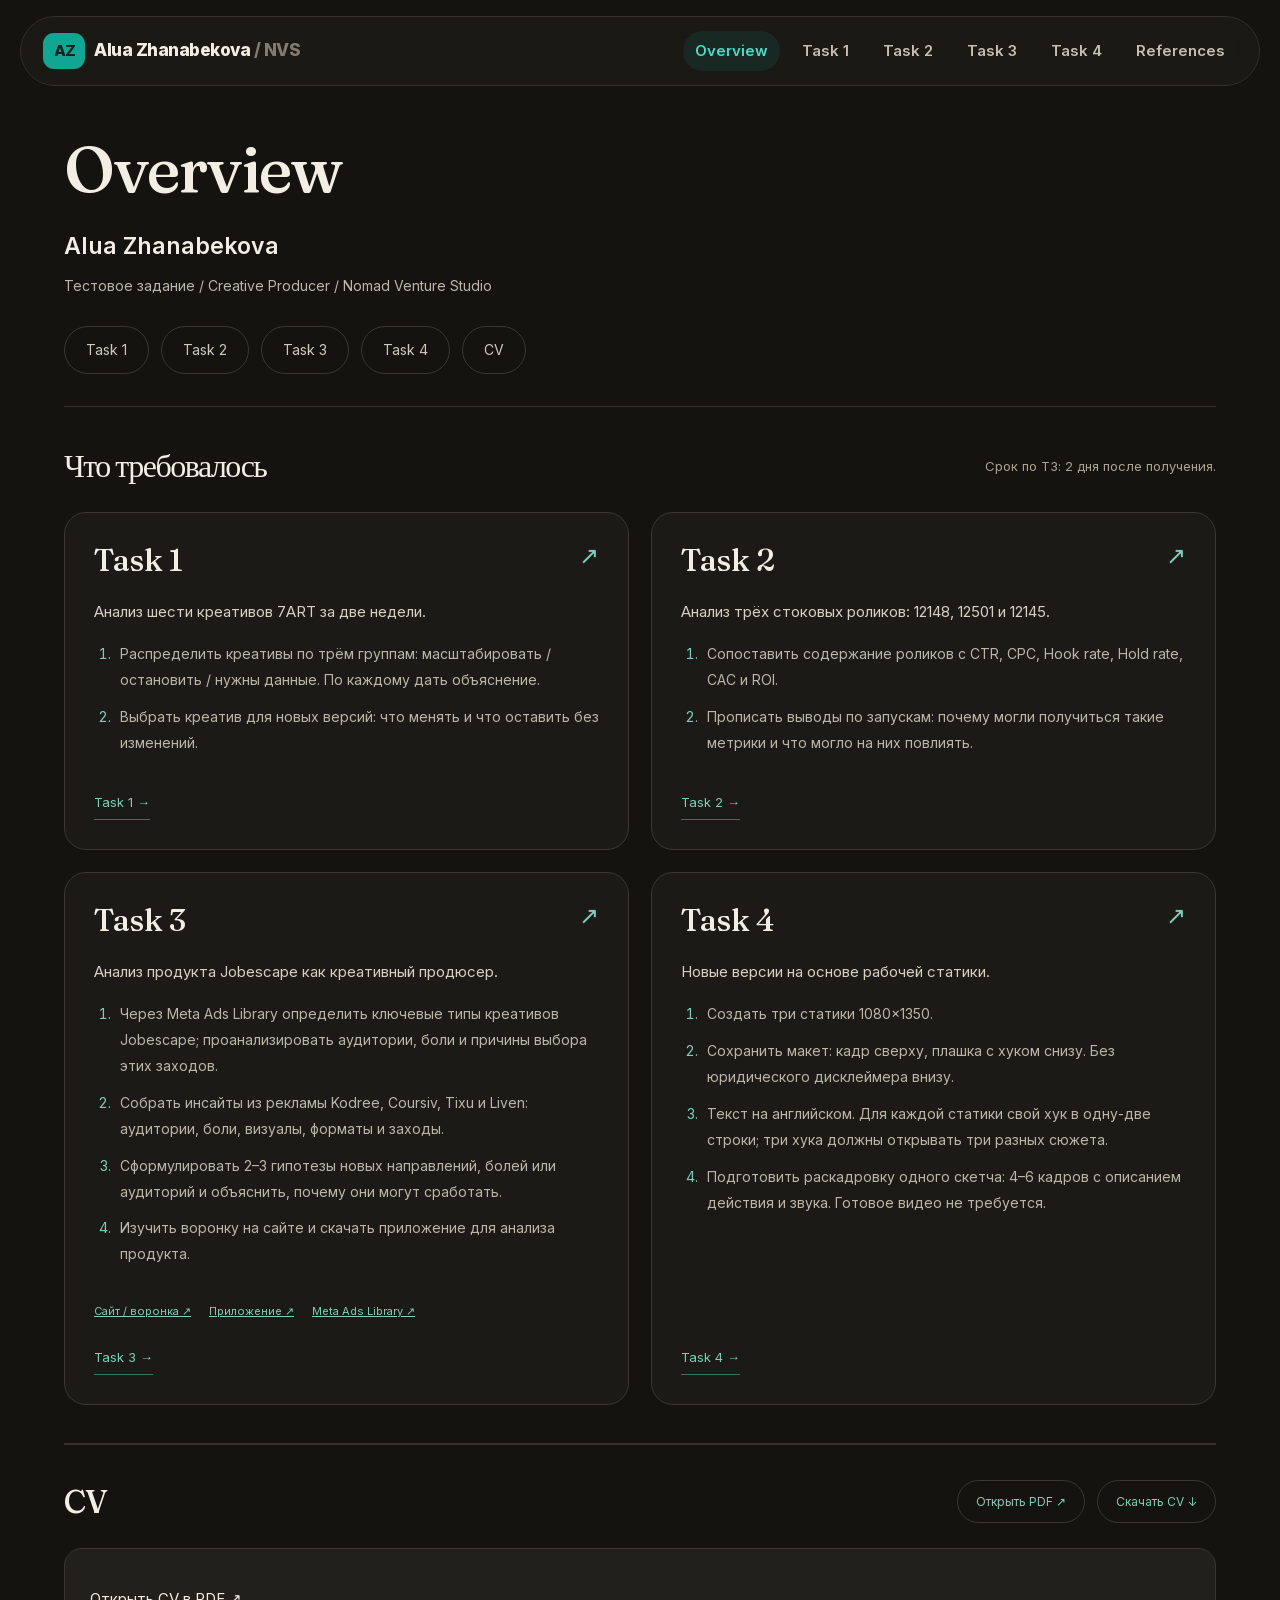
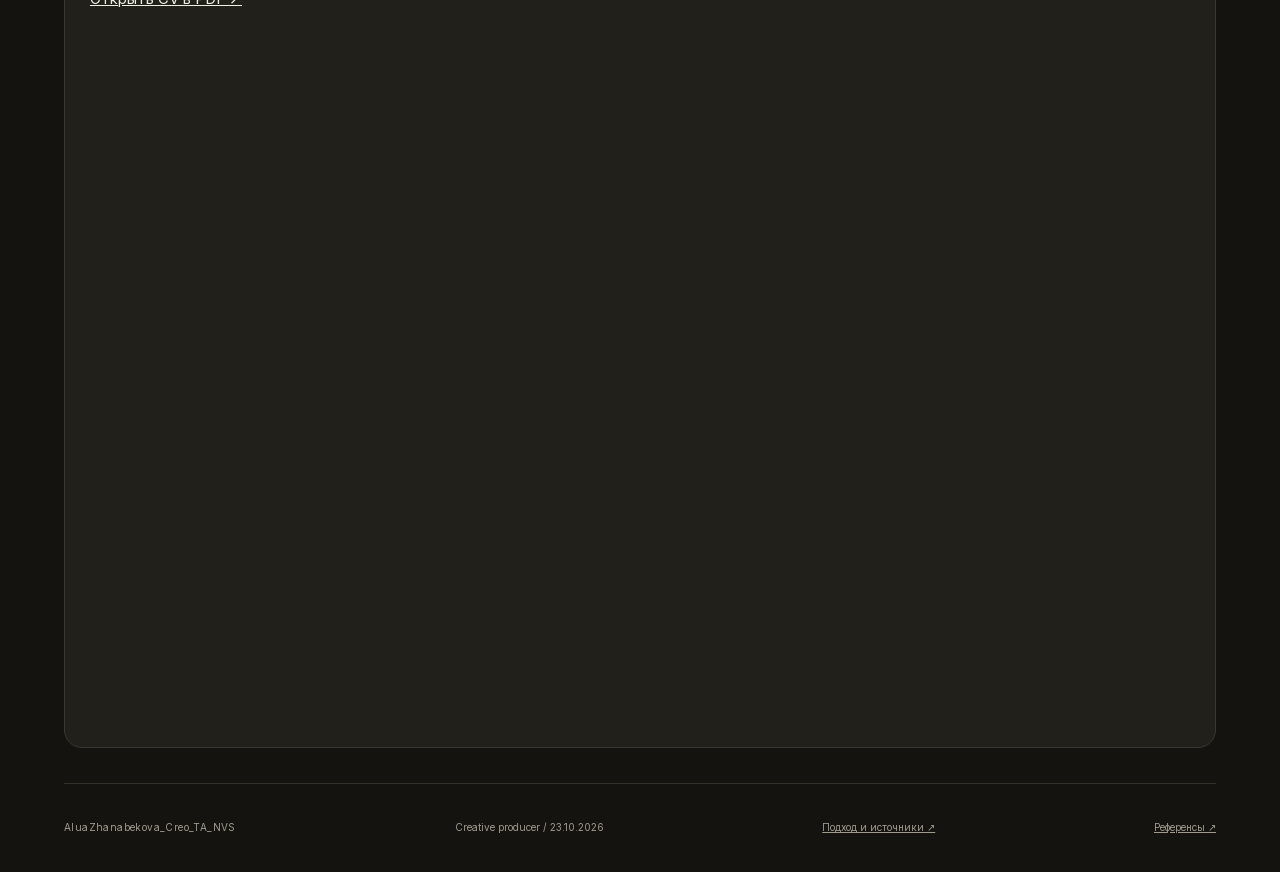
<file: index.html>
<!doctype html><html lang="ru"><head><meta charset="utf-8"><meta name="viewport" content="width=device-width,initial-scale=1"><title>AluaZhanabekova_Creo_TA_NVS - Обзор</title><meta name="description" content="Тестовое задание креативного продюсера для Nomad Venture Studio. Аналитика, видео, стратегия и креативы."><link rel="icon" href="favicon.svg" type="image/svg+xml"><link rel="stylesheet" href="fonts.css"><link rel="stylesheet" href="style.css"><script src="app.js" defer></script></head><body><nav><a class="brand" href="index.html"><span class="monogram">AZ</span><span>Alua Zhanabekova <span style="color:#817c6f">/ NVS</span></span></a><div class="links"><a href="index.html" class="active" aria-current="page">Overview</a><a href="task-1.html" >Task 1</a><a href="task-2.html" >Task 2</a><a href="task-3.html" >Task 3</a><a href="task-4.html" >Task 4</a><a href="references.html">References</a></div><button class="navbtn" onclick="window.print()">PDF ↗</button></nav><main class="wrap"><header class="overview-simple-header"><h1>Overview</h1><p class="overview-author">Alua Zhanabekova</p><p class="overview-context">Тестовое задание / Creative Producer / Nomad Venture Studio</p><div class="overview-direct-links" aria-label="Задания"><a href="task-1.html">Task 1</a><a href="task-2.html">Task 2</a><a href="task-3.html">Task 3</a><a href="task-4.html">Task 4</a><a href="#cv">CV</a></div></header>
<section class="overview-brief"><div class="overview-section-heading"><h2>Что требовалось</h2><p>Срок по ТЗ: 2 дня после получения.</p></div><div class="overview-task-grid">
<article class="overview-task"><h3><a href="task-1.html">Task 1 <span aria-hidden="true">↗</span></a></h3><p>Анализ шести креативов 7ART за две недели.</p><ol><li>Распределить креативы по трём группам: масштабировать / остановить / нужны данные. По каждому дать объяснение.</li><li>Выбрать креатив для новых версий: что менять и что оставить без изменений.</li></ol><a class="overview-open" href="task-1.html">Task 1 →</a></article>
<article class="overview-task"><h3><a href="task-2.html">Task 2 <span aria-hidden="true">↗</span></a></h3><p>Анализ трёх стоковых роликов: 12148, 12501 и 12145.</p><ol><li>Сопоставить содержание роликов с CTR, CPC, Hook rate, Hold rate, CAC и ROI.</li><li>Прописать выводы по запускам: почему могли получиться такие метрики и что могло на них повлиять.</li></ol><a class="overview-open" href="task-2.html">Task 2 →</a></article>
<article class="overview-task"><h3><a href="task-3.html">Task 3 <span aria-hidden="true">↗</span></a></h3><p>Анализ продукта Jobescape как креативный продюсер.</p><ol><li>Через Meta Ads Library определить ключевые типы креативов Jobescape; проанализировать аудитории, боли и причины выбора этих заходов.</li><li>Собрать инсайты из рекламы Kodree, Coursiv, Tixu и Liven: аудитории, боли, визуалы, форматы и заходы.</li><li>Сформулировать 2–3 гипотезы новых направлений, болей или аудиторий и объяснить, почему они могут сработать.</li><li>Изучить воронку на сайте и скачать приложение для анализа продукта.</li></ol><div class="overview-resources"><a href="https://jobescape.me/chat-v3?utm_source=landing_framer&amp;funnel_version=v6.0&amp;quiz_version=v6.0.7&amp;i=0&amp;page_id=218" target="_blank" rel="noopener">Сайт / воронка ↗</a><a href="https://apps.apple.com/us/app/jobescape/id6752938888" target="_blank" rel="noopener">Приложение ↗</a><a href="https://www.facebook.com/ads/library/?active_status=all&amp;ad_type=all&amp;country=ALL&amp;search_type=page&amp;view_all_page_id=953093551230805" target="_blank" rel="noopener">Meta Ads Library ↗</a></div><a class="overview-open" href="task-3.html">Task 3 →</a></article>
<article class="overview-task"><h3><a href="task-4.html">Task 4 <span aria-hidden="true">↗</span></a></h3><p>Новые версии на основе рабочей статики.</p><ol><li>Создать три статики 1080×1350.</li><li>Сохранить макет: кадр сверху, плашка с хуком снизу. Без юридического дисклеймера внизу.</li><li>Текст на английском. Для каждой статики свой хук в одну-две строки; три хука должны открывать три разных сюжета.</li><li>Подготовить раскадровку одного скетча: 4–6 кадров с описанием действия и звука. Готовое видео не требуется.</li></ol><a class="overview-open" href="task-4.html">Task 4 →</a></article>
</div></section>
<section class="overview-cv" id="cv"><div class="overview-section-heading"><h2>CV</h2><div class="overview-cv-actions"><a href="documents/AZhanabekova_Jobescape_CV.pdf" target="_blank" rel="noopener">Открыть PDF ↗</a><a href="documents/AZhanabekova_Jobescape_CV.pdf" download>Скачать CV ↓</a></div></div><object class="overview-cv-document" data="documents/AZhanabekova_Jobescape_CV.pdf" type="application/pdf" aria-label="CV Alua Zhanabekova"><p><a href="documents/AZhanabekova_Jobescape_CV.pdf" target="_blank" rel="noopener">Открыть CV в PDF ↗</a></p></object></section>
<footer><span class="siteid">AluaZhanabekova_Creo_TA_NVS</span><span>Creative producer / 23.10.2026</span><a href="approach.html">Подход и источники ↗</a><a href="references.html">Референсы ↗</a></footer></main></body></html>
</file>
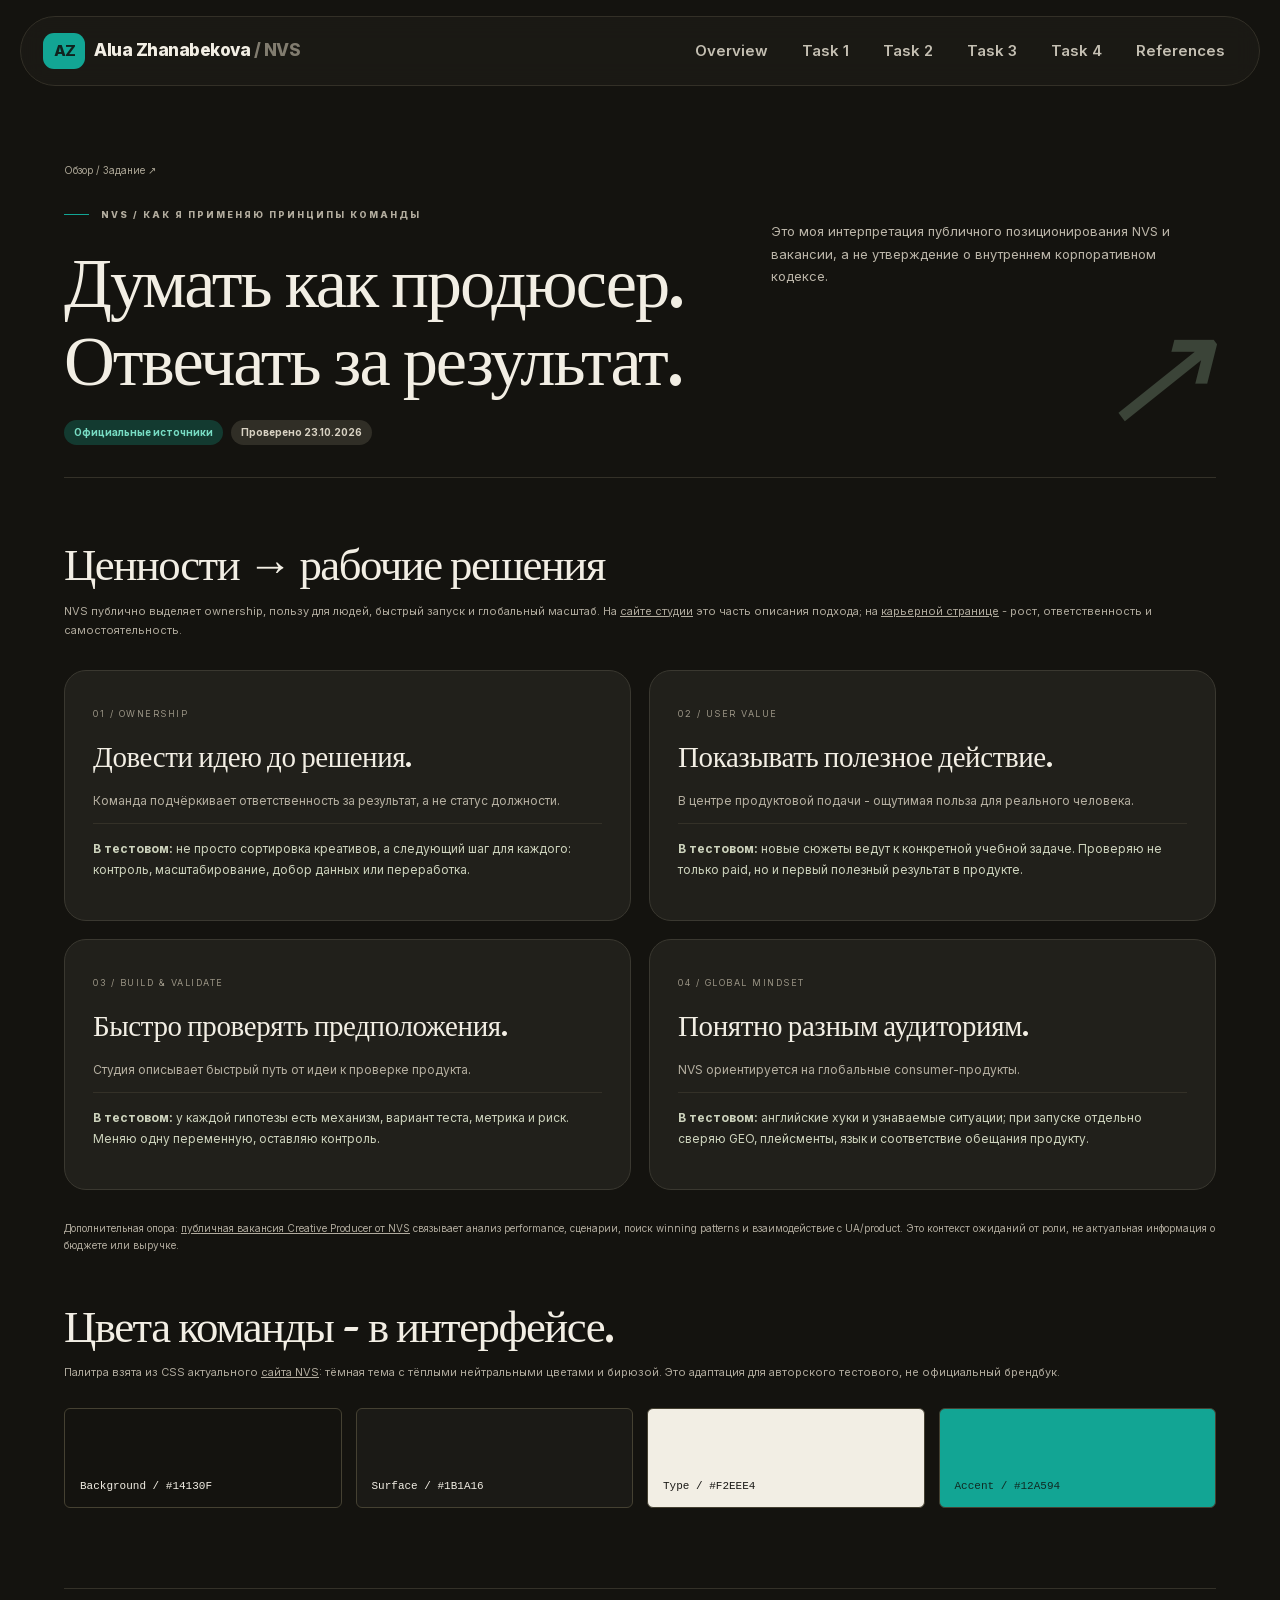
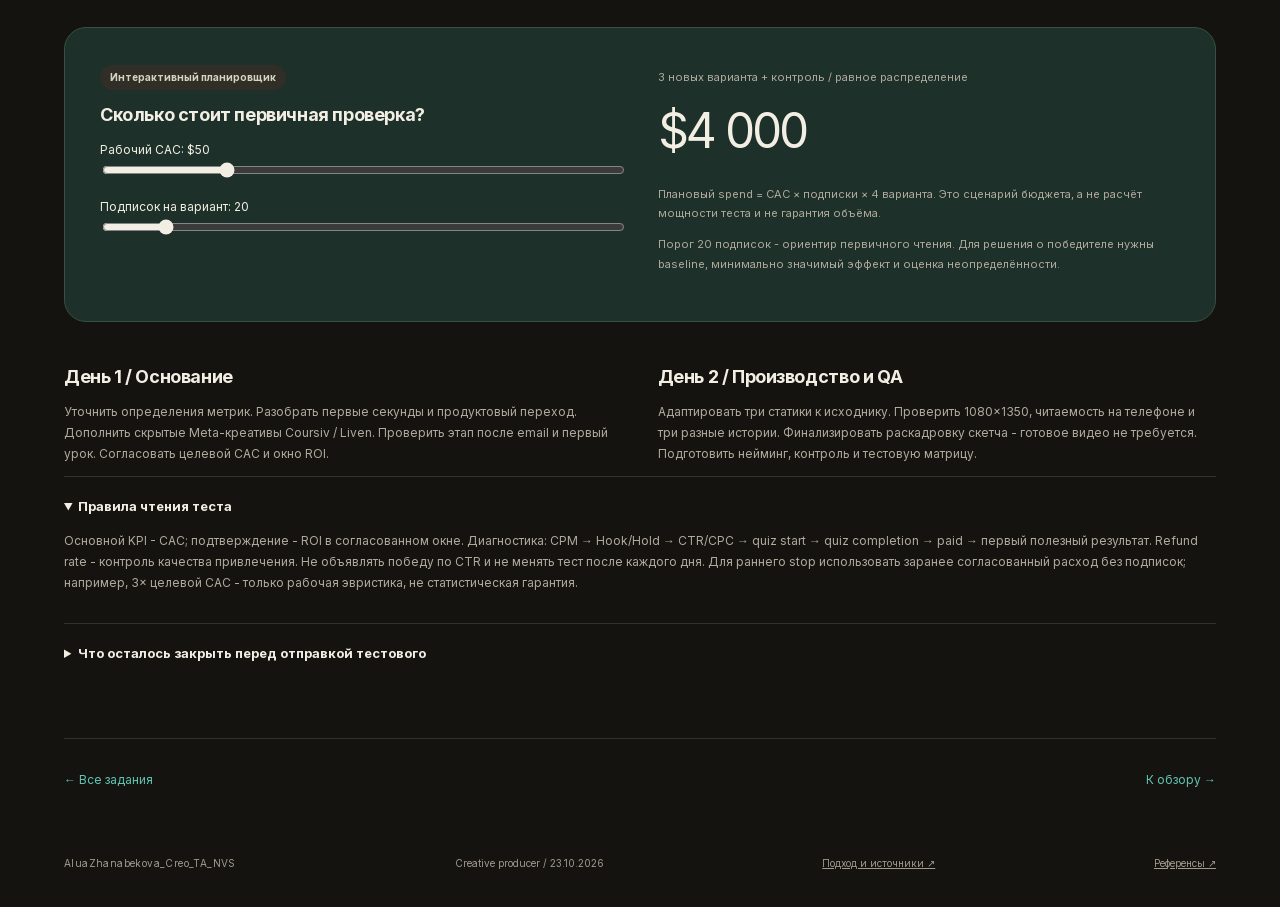
<file: approach.html>
<!doctype html><html lang="ru"><head><meta charset="utf-8"><meta name="viewport" content="width=device-width,initial-scale=1"><title>AluaZhanabekova_Creo_TA_NVS - Подход NVS и тест-план</title><meta name="description" content="Тестовое задание креативного продюсера для Nomad Venture Studio. Аналитика, видео, стратегия и креативы."><link rel="icon" href="favicon.svg" type="image/svg+xml"><link rel="stylesheet" href="fonts.css"><link rel="stylesheet" href="style.css"><script src="app.js" defer></script></head><body><nav><a class="brand" href="index.html"><span class="monogram">AZ</span><span>Alua Zhanabekova <span style="color:#817c6f">/ NVS</span></span></a><div class="links"><a href="index.html" >Overview</a><a href="task-1.html" >Task 1</a><a href="task-2.html" >Task 2</a><a href="task-3.html" >Task 3</a><a href="task-4.html" >Task 4</a><a href="references.html">References</a></div><button class="navbtn" onclick="window.print()">PDF ↗</button></nav><main class="wrap"><header class="pagehead"><div><a class="crumb" href="index.html">Обзор / Задание ↗</a><div class="eyebrow" style="margin-top:25px">NVS / Как я применяю принципы команды</div><h1>Думать как продюсер.<br><em>Отвечать за результат.</em></h1><div class="status"><span class="pill scale">Официальные источники</span><span class="pill">Проверено 23.10.2026</span></div></div><div><p>Это моя интерпретация публичного позиционирования NVS и вакансии, а не утверждение о внутреннем корпоративном кодексе.</p><div class="bigindex">↗</div></div></header><section><h2>Ценности → рабочие решения</h2><p class="small">NVS публично выделяет ownership, пользу для людей, быстрый запуск и глобальный масштаб. На <a href="https://nvs.team/" target="_blank" rel="noopener">сайте студии</a> это часть описания подхода; на <a href="https://nvs.team/careers" target="_blank" rel="noopener">карьерной странице</a> - рост, ответственность и самостоятельность.</p><div class="values"><article class="value"><span class="micro">01 / Ownership</span><h3>Довести идею до решения.</h3><p>Команда подчёркивает ответственность за результат, а не статус должности.</p><p class="application"><b>В тестовом:</b> не просто сортировка креативов, а следующий шаг для каждого: контроль, масштабирование, добор данных или переработка.</p></article><article class="value"><span class="micro">02 / User value</span><h3>Показывать полезное действие.</h3><p>В центре продуктовой подачи - ощутимая польза для реального человека.</p><p class="application"><b>В тестовом:</b> новые сюжеты ведут к конкретной учебной задаче. Проверяю не только paid, но и первый полезный результат в продукте.</p></article><article class="value"><span class="micro">03 / Build & validate</span><h3>Быстро проверять предположения.</h3><p>Студия описывает быстрый путь от идеи к проверке продукта.</p><p class="application"><b>В тестовом:</b> у каждой гипотезы есть механизм, вариант теста, метрика и риск. Меняю одну переменную, оставляю контроль.</p></article><article class="value"><span class="micro">04 / Global mindset</span><h3>Понятно разным аудиториям.</h3><p>NVS ориентируется на глобальные consumer-продукты.</p><p class="application"><b>В тестовом:</b> английские хуки и узнаваемые ситуации; при запуске отдельно сверяю GEO, плейсменты, язык и соответствие обещания продукту.</p></article></div><p class="source">Дополнительная опора: <a href="https://kz.linkedin.com/jobs/view/marketing-manager-at-nomad-venture-studio-4318776247" target="_blank" rel="noopener">публичная вакансия Creative Producer от NVS</a> связывает анализ performance, сценарии, поиск winning patterns и взаимодействие с UA/product. Это контекст ожиданий от роли, не актуальная информация о бюджете или выручке.</p><h2 style="margin-top:45px">Цвета команды - в интерфейсе.</h2><p class="small">Палитра взята из CSS актуального <a href="https://nvs.team/" target="_blank" rel="noopener">сайта NVS</a>: тёмная тема с тёплыми нейтральными цветами и бирюзой. Это адаптация для авторского тестового, не официальный брендбук.</p><div class="brand-colors"><div class="swatch" style="background:#14130f;color:#f2eee4">Background / #14130F</div><div class="swatch" style="background:#1b1a16;color:#f2eee4">Surface / #1B1A16</div><div class="swatch" style="background:#f2eee4;color:#1b1a17">Type / #F2EEE4</div><div class="swatch" style="background:#12a594;color:#102b24">Accent / #12A594</div></div></section><section class="task-section"><div class="eyebrow">Extra / От идеи к решению</div><div class="heading"><h2>Не просто идеи.<br>План следующего запуска.</h2><p>Одна изменяемая переменная за тест. Единый оффер, одинаковые GEO, плейсменты и окно атрибуции.</p></div><div class="lab"><div><span class="pill">Интерактивный планировщик</span><h3>Сколько стоит первичная проверка?</h3><label>Рабочий CAC: $<span id="cacVal">50</span><input id="cac" type="range" min="20" max="150" value="50"></label><label>Подписок на вариант: <span id="subVal">20</span><input id="subs" type="range" min="10" max="100" value="20" step="5"></label></div><div><span class="small">3 новых варианта + контроль / равное распределение</span><br><output id="budget">$4 000</output><p class="small">Плановый spend = CAC × подписки × 4 варианта. Это сценарий бюджета, а не расчёт мощности теста и не гарантия объёма.</p><p class="small">Порог 20 подписок - ориентир первичного чтения. Для решения о победителе нужны baseline, минимально значимый эффект и оценка неопределённости.</p></div></div><div class="plan"><div><h3>День 1 / Основание</h3><p>Уточнить определения метрик. Разобрать первые секунды и продуктовый переход. Дополнить скрытые Meta-креативы Coursiv / Liven. Проверить этап после email и первый урок. Согласовать целевой CAC и окно ROI.</p></div><div><h3>День 2 / Производство и QA</h3><p>Адаптировать три статики к исходнику. Проверить 1080×1350, читаемость на телефоне и три разные истории. Финализировать раскадровку скетча - готовое видео не требуется. Подготовить нейминг, контроль и тестовую матрицу.</p></div></div><details open><summary>Правила чтения теста</summary><p>Основной KPI - CAC; подтверждение - ROI в согласованном окне. Диагностика: CPM → Hook/Hold → CTR/CPC → quiz start → quiz completion → paid → первый полезный результат. Refund rate - контроль качества привлечения. Не объявлять победу по CTR и не менять тест после каждого дня. Для раннего stop использовать заранее согласованный расход без подписок; например, 3× целевой CAC - только рабочая эвристика, не статистическая гарантия.</p></details><details><summary>Что осталось закрыть перед отправкой тестового</summary><p>Для финализации исследования: доступное содержимое Meta-креативов Coursiv / Liven; этап воронки после email и hands-on проверка приложения. Task 4 обновлён на основе полученной рабочей статики: три готовых PNG 1080×1350 и раскадровка скетча. В Task 3 уже добавлены реальные Ad ID и скриншоты Jobescape, Kodree и объявлений с переходом на tixu.ai. Chat-v3 пройдена до email как тестовый новичок. Три исходных видео визуально разобраны в Task 2. Гипотезы требуют проверки запуском.</p></details></section><div class="pagenav"><a href="index.html">← Все задания</a><a href="index.html">К обзору →</a></div><footer><span class="siteid">AluaZhanabekova_Creo_TA_NVS</span><span>Creative producer / 23.10.2026</span><a href="approach.html">Подход и источники ↗</a><a href="references.html">Референсы ↗</a></footer></main></body></html>
</file>
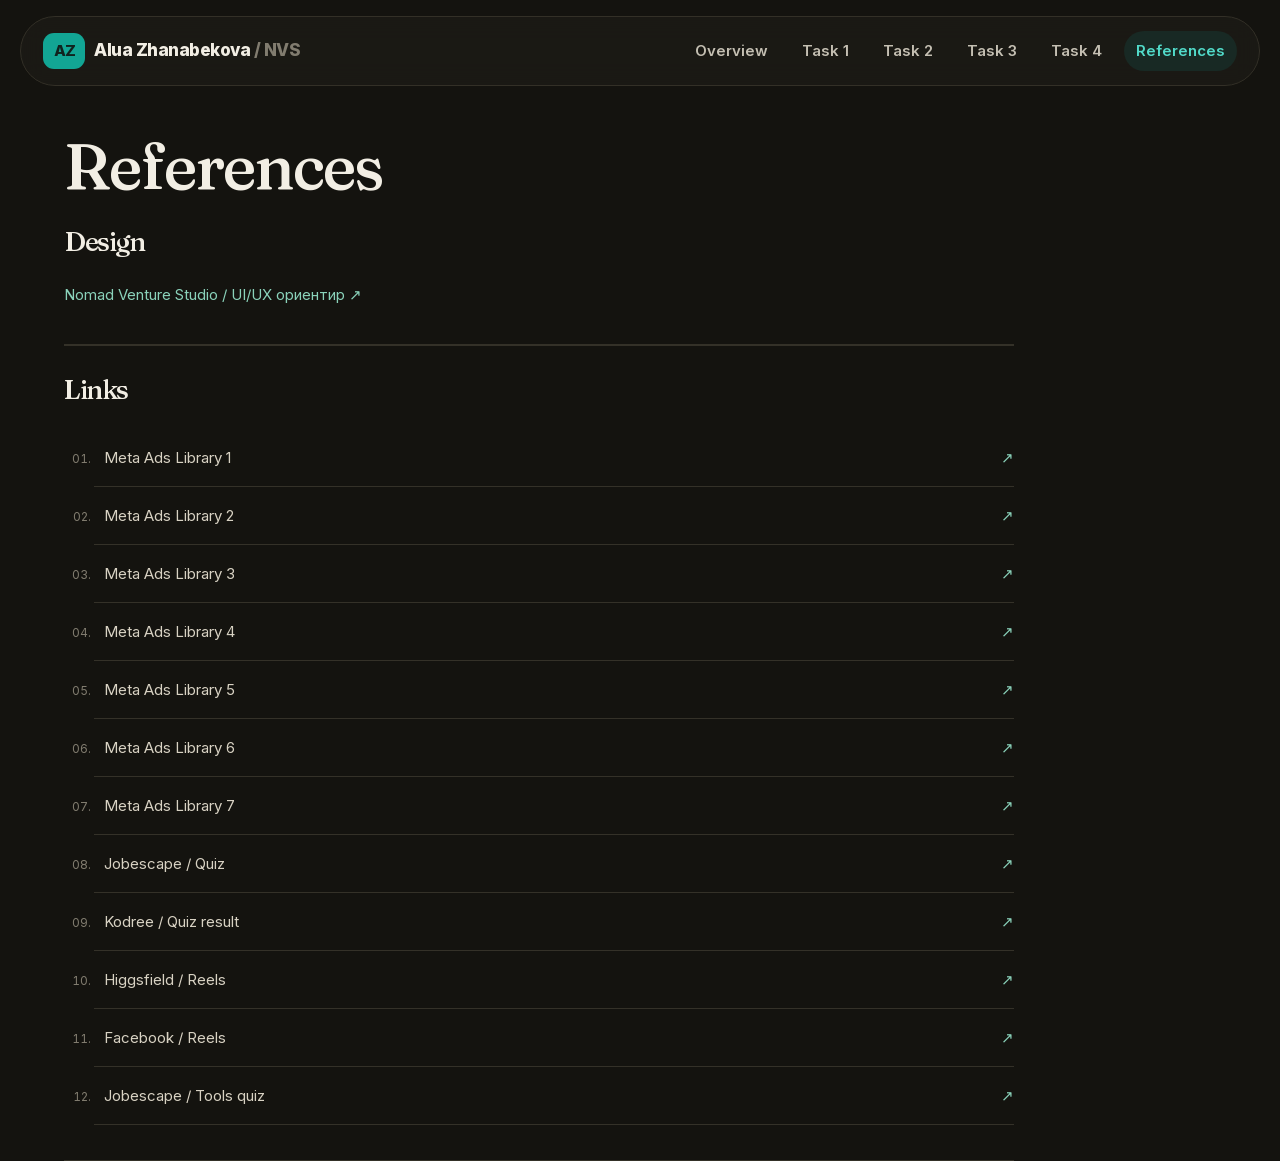
<file: references.html>
<!doctype html><html lang="ru"><head><meta charset="utf-8"><meta name="viewport" content="width=device-width,initial-scale=1"><title>AluaZhanabekova_Creo_TA_NVS - Референсы</title><meta name="description" content="Тестовое задание креативного продюсера для Nomad Venture Studio. Аналитика, видео, стратегия и креативы."><link rel="icon" href="favicon.svg" type="image/svg+xml"><link rel="stylesheet" href="fonts.css"><link rel="stylesheet" href="style.css?v=20261025-references-simple"><script src="app.js" defer></script></head><body><nav><a class="brand" href="index.html"><span class="monogram">AZ</span><span>Alua Zhanabekova <span style="color:#817c6f">/ NVS</span></span></a><div class="links"><a href="index.html">Overview</a><a href="task-1.html" >Task 1</a><a href="task-2.html" >Task 2</a><a href="task-3.html" >Task 3</a><a href="task-4.html" >Task 4</a><a href="references.html" class="active" aria-current="page">References</a></div><button class="navbtn" onclick="window.print()">PDF ↗</button></nav><main class="wrap"><header class="task-simple-header"><h1>References</h1></header><section class="refs-simple-section"><h2>Design</h2><a class="refs-simple-design" href="https://nvs.team/" target="_blank" rel="noopener noreferrer">Nomad Venture Studio / UI/UX ориентир ↗</a></section><section class="refs-simple-section" id="meta-library"><h2>Links</h2><ol class="refs-simple-list"><li><a href="https://www.facebook.com/ads/library/?active_status=all&amp;ad_type=all&amp;country=ALL&amp;is_targeted_country=false&amp;media_type=all&amp;search_type=page&amp;sort_data[direction]=desc&amp;sort_data[mode]=total_impressions&amp;source=nav-header&amp;view_all_page_id=1025827513944949" target="_blank" rel="noopener noreferrer">Meta Ads Library 1 <span aria-hidden="true">↗</span></a></li><li><a href="https://www.facebook.com/ads/library/?active_status=all&amp;ad_type=all&amp;country=ALL&amp;is_targeted_country=false&amp;media_type=all&amp;search_type=page&amp;sort_data[direction]=desc&amp;sort_data[mode]=total_impressions&amp;source=nav-header&amp;view_all_page_id=311426575379049" target="_blank" rel="noopener noreferrer">Meta Ads Library 2 <span aria-hidden="true">↗</span></a></li><li><a href="https://www.facebook.com/ads/library/?active_status=active&amp;ad_type=all&amp;country=ALL&amp;is_targeted_country=false&amp;media_type=all&amp;search_type=page&amp;sort_data[direction]=desc&amp;sort_data[mode]=total_impressions&amp;source=nav-header&amp;view_all_page_id=1332985699891606" target="_blank" rel="noopener noreferrer">Meta Ads Library 3 <span aria-hidden="true">↗</span></a></li><li><a href="https://www.facebook.com/ads/library/?active_status=all&amp;ad_type=all&amp;country=ALL&amp;is_targeted_country=false&amp;media_type=all&amp;search_type=page&amp;sort_data[direction]=desc&amp;sort_data[mode]=total_impressions&amp;source=nav-header&amp;view_all_page_id=1198490043342270" target="_blank" rel="noopener noreferrer">Meta Ads Library 4 <span aria-hidden="true">↗</span></a></li><li><a href="https://www.facebook.com/ads/library/?active_status=all&amp;ad_type=all&amp;country=ALL&amp;is_targeted_country=false&amp;media_type=all&amp;search_type=page&amp;sort_data[mode]=total_impressions&amp;sort_data[direction]=desc&amp;source=nav-header&amp;view_all_page_id=446180561907498" target="_blank" rel="noopener noreferrer">Meta Ads Library 5 <span aria-hidden="true">↗</span></a></li><li><a href="https://www.facebook.com/ads/library/?active_status=all&amp;ad_type=all&amp;country=ALL&amp;is_targeted_country=false&amp;media_type=all&amp;search_type=page&amp;sort_data[direction]=desc&amp;sort_data[mode]=total_impressions&amp;source=nav-header&amp;view_all_page_id=106196845908636" target="_blank" rel="noopener noreferrer">Meta Ads Library 6 <span aria-hidden="true">↗</span></a></li><li><a href="https://www.facebook.com/ads/library/?active_status=all&amp;ad_type=all&amp;country=ALL&amp;is_targeted_country=false&amp;media_type=all&amp;search_type=page&amp;sort_data[direction]=desc&amp;sort_data[mode]=total_impressions&amp;source=nav-header&amp;view_all_page_id=953093551230805" target="_blank" rel="noopener noreferrer">Meta Ads Library 7 <span aria-hidden="true">↗</span></a></li><li><a href="https://jobescape.me/chat-v3?utm_source=landing_new&amp;utm_button=main&amp;landing_version=v5&amp;quiz_version=v7.3.0&amp;page_id=9862&amp;quiz_page_id=1370&amp;email=zhanabekovaalua%40gmail.com&amp;_fbtail=1" target="_blank" rel="noopener noreferrer">Jobescape / Quiz <span aria-hidden="true">↗</span></a></li><li><a href="https://kodree.com/en/data/quiz-result?deviceId=ubDyPHMW7qtsgoFmagKCyy" target="_blank" rel="noopener noreferrer">Kodree / Quiz result <span aria-hidden="true">↗</span></a></li><li><a href="https://www.facebook.com/higgsfieldai.fb/reels/" target="_blank" rel="noopener noreferrer">Higgsfield / Reels <span aria-hidden="true">↗</span></a></li><li><a href="https://www.facebook.com/profile.php?id=61558448768239&amp;sk=reels_tab" target="_blank" rel="noopener noreferrer">Facebook / Reels <span aria-hidden="true">↗</span></a></li><li><a href="https://jobescape.me/chat-v3?utm_campaign=%7B%7Bcampaign.id%7D%7D&amp;utm_adset=%7B%7Badset.id%7D%7D&amp;utm_ad=%7B%7Bad.id%7D%7D&amp;utm_source=facebook&amp;utm_placement=%7B%7Bplacement%7D%7D&amp;utm_tag=tools_sdrm&amp;page_id=21073&amp;quiz_page_id=4910&amp;email=zhanabekovaalua%40gmail.com&amp;_fbtail=1" target="_blank" rel="noopener noreferrer">Jobescape / Tools quiz <span aria-hidden="true">↗</span></a></li></ol></section></main></body></html>
</file>
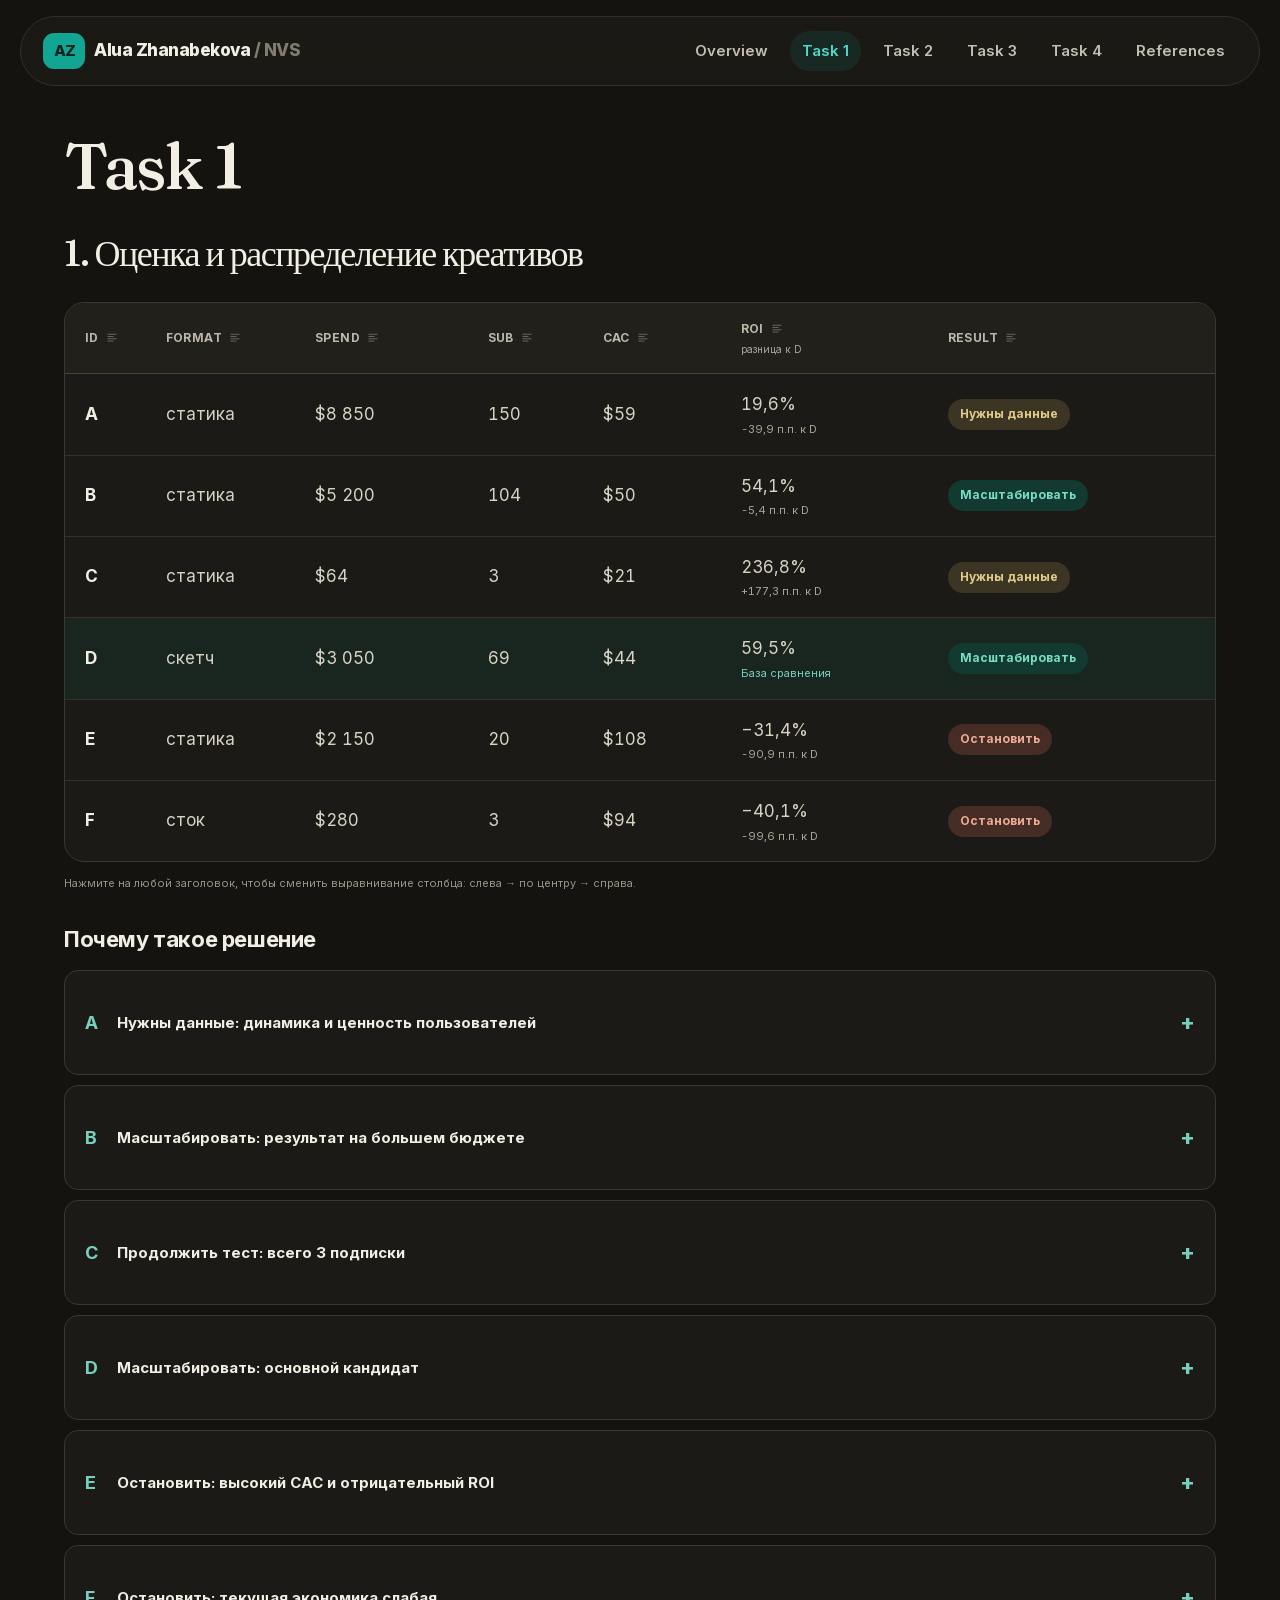
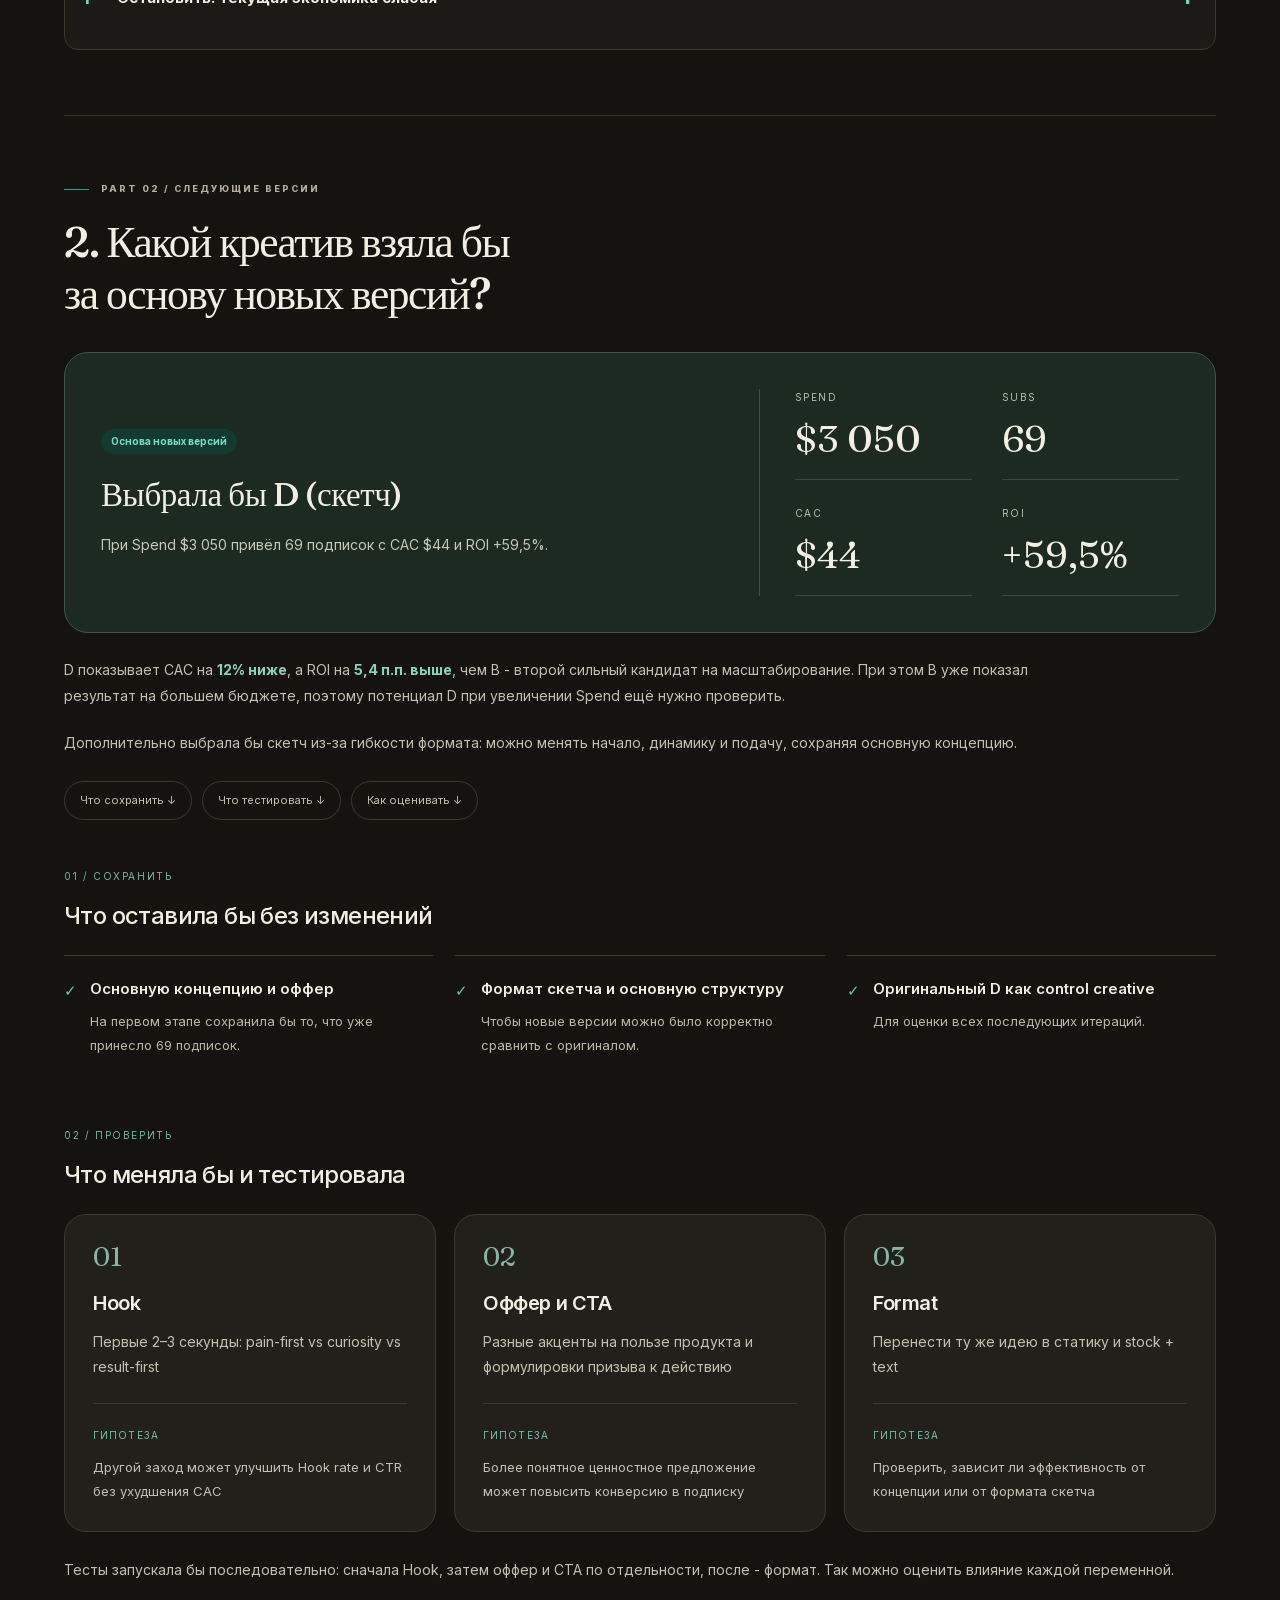
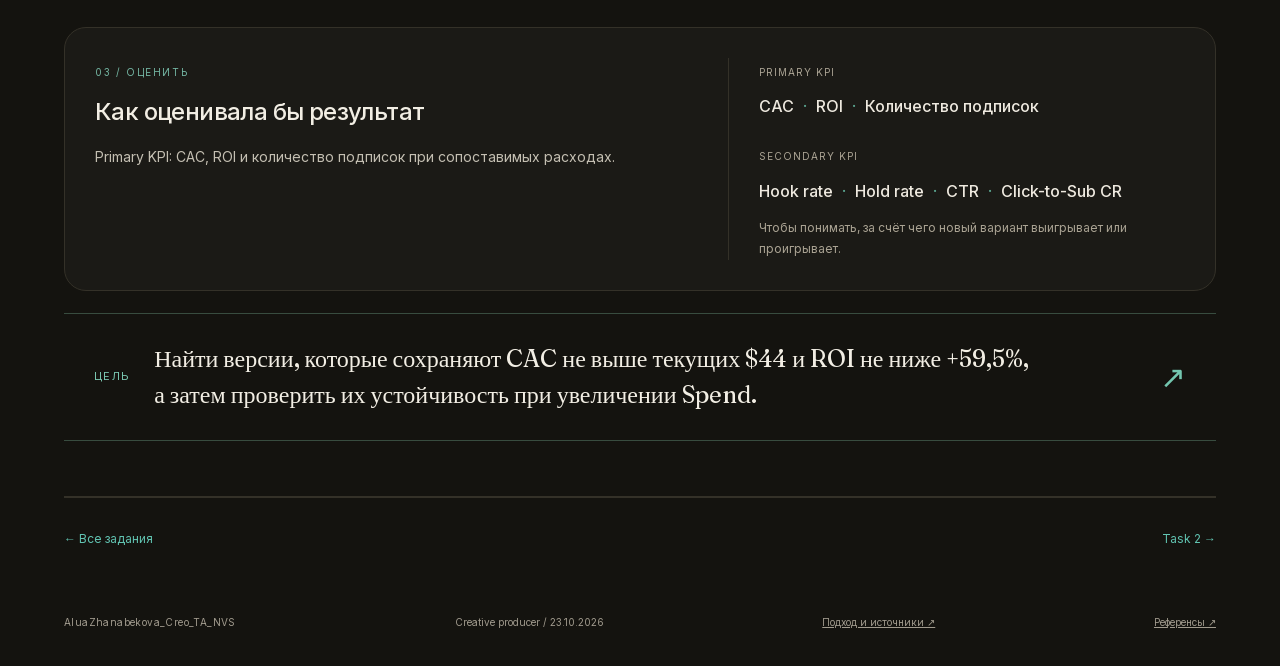
<file: task-1.html>
<!doctype html><html lang="ru"><head><meta charset="utf-8"><meta name="viewport" content="width=device-width,initial-scale=1"><title>AluaZhanabekova_Creo_TA_NVS - Задание 01 · Решения</title><meta name="description" content="Тестовое задание креативного продюсера для Nomad Venture Studio. Аналитика, видео, стратегия и креативы."><link rel="icon" href="favicon.svg" type="image/svg+xml"><link rel="stylesheet" href="fonts.css"><link rel="stylesheet" href="style.css?v=20261025-task1-part2"><script src="app.js" defer></script><style>
.task1-answer .decision-table{min-width:680px;table-layout:fixed;width:100%;font-size:16px}
.task1-answer .decision-table .col-id{width:7%}.task1-answer .decision-table .col-format{width:13%}.task1-answer .decision-table .col-spend{width:15%}.task1-answer .decision-table .col-sub{width:10%}.task1-answer .decision-table .col-cac{width:12%}.task1-answer .decision-table .col-roi{width:13%}.task1-answer .decision-table .col-result{width:30%}
.task1-answer .decision-table thead th{padding:17px 20px;vertical-align:middle;font-size:12px;letter-spacing:.04em;line-height:1.4}
.task1-answer .decision-table tbody td,.task1-answer .decision-table tbody th[scope="row"]{padding:18px 20px;vertical-align:middle;font-size:17px;line-height:1.5;height:auto;font-variant-numeric:tabular-nums}
.task1-answer .decision-table tbody th[scope="row"]{font-weight:700;color:#f2eee4}
.task1-answer .decision-table tbody tr{height:auto}.task1-answer .decision-table tbody tr:nth-child(4){background:#14392f66}
.task1-answer .decision-table .pill{font-size:12px;padding:7px 12px;line-height:1.4}
.task1-answer .column-align-button{gap:7px}.task1-answer .column-align-icon{opacity:.45;width:12px;height:12px}
.task1-answer .table-align-hint{font-size:11px;margin:12px 0 30px;color:#999487}
.task1-reasons{margin:26px 0 0}.task1-reasons h3{font-size:22px;margin:0 0 16px}
.task1-reasons details{border:1px solid #39372e;border-radius:14px;background:#1b1a16;margin:10px 0;overflow:hidden}
.task1-reasons summary{padding:17px 20px;cursor:pointer;display:flex;align-items:center;gap:14px;list-style:none;color:#f2eee4;font-size:15px;line-height:1.5}
.task1-reasons summary::-webkit-details-marker{display:none}.task1-reasons summary:after{content:'+';margin-left:auto;color:#79cfbd;font-size:22px}.task1-reasons details[open] summary:after{content:'−'}
.task1-reasons .reason-id{font-size:18px;font-weight:700;min-width:18px;color:#79cfbd}.task1-reasons .reason-detail{padding:0 24px 20px 52px;font-size:15px;line-height:1.75;color:#c4bfb2;max-width:1000px}.task1-reasons .reason-detail p{margin:0 0 12px}.task1-reasons .reason-detail p:last-child{margin-bottom:0}.task1-reasons .reason-detail ul,.task1-reasons .reason-detail ol{padding-left:20px;margin:10px 0 16px}.task1-reasons .reason-detail strong{color:#f2eee4}
@media(max-width:800px){.task1-answer .decision-table thead th,.task1-answer .decision-table tbody td,.task1-answer .decision-table tbody th[scope="row"]{padding:15px 12px}.task1-answer .decision-table .pill{font-size:11px}.task1-reasons .reason-detail{padding-left:20px}.task1-reasons summary{padding:15px 18px}}
@media print{.task1-answer .decision-table{min-width:0}.task1-reasons details .reason-detail{display:block}}
</style><style>.task1-answer .decision-table .col-roi{width:18%}.task1-answer .decision-table .col-result{width:25%}.task1-answer .decision-table .roi-delta{display:block;margin-top:4px;font-size:11px;font-weight:400;line-height:1.35;color:#aba698;white-space:nowrap}.task1-answer .decision-table .roi-base{color:#79cfbd}.task1-answer .decision-table thead .roi-comparison-label{display:block;font-size:10px;font-weight:400;letter-spacing:0;text-transform:none;color:#aba698;margin-top:4px}</style></head><body><nav><a class="brand" href="index.html"><span class="monogram">AZ</span><span>Alua Zhanabekova <span style="color:#817c6f">/ NVS</span></span></a><div class="links"><a href="index.html" >Overview</a><a href="task-1.html" class="active" aria-current="page">Task 1</a><a href="task-2.html" >Task 2</a><a href="task-3.html" >Task 3</a><a href="task-4.html" >Task 4</a><a href="references.html">References</a></div><button class="navbtn" onclick="window.print()">PDF ↗</button></nav><main class="wrap"><header class="task-simple-header"><h1>Task 1</h1></header><section class="task1-answer"><h2>1. Оценка и распределение креативов</h2><div class="decision-table-scroll" tabindex="0" role="region" aria-label="Таблица анализа креативов A–F"><table class="decision-table" data-alignment="left"><caption class="sr-only">Метрики, решения и аргументация по шести креативам 7ART</caption><colgroup><col class="col-id"><col class="col-format"><col class="col-spend"><col class="col-sub"><col class="col-cac"><col class="col-roi"><col class="col-result"></colgroup><thead><tr><th scope="col" data-align-column="id" data-align="left"><button type="button" class="column-align-button" aria-label="ID: выравнивание слева. Нажмите для выравнивания по центру." title="Нажмите: слева → по центру → справа"><span class="column-align-label">ID</span><svg class="column-align-icon" width="14" height="14" viewBox="0 0 16 16" aria-hidden="true"><path d="M2 3h12M2 6h8M2 9h12M2 12h8"/></svg></button></th><th scope="col" data-align-column="format" data-align="left"><button type="button" class="column-align-button" aria-label="Format: выравнивание слева. Нажмите для выравнивания по центру." title="Нажмите: слева → по центру → справа"><span class="column-align-label">Format</span><svg class="column-align-icon" width="14" height="14" viewBox="0 0 16 16" aria-hidden="true"><path d="M2 3h12M2 6h8M2 9h12M2 12h8"/></svg></button></th><th scope="col" data-align-column="spend" data-align="left"><button type="button" class="column-align-button" aria-label="Spend: выравнивание слева. Нажмите для выравнивания по центру." title="Нажмите: слева → по центру → справа"><span class="column-align-label">Spend</span><svg class="column-align-icon" width="14" height="14" viewBox="0 0 16 16" aria-hidden="true"><path d="M2 3h12M2 6h8M2 9h12M2 12h8"/></svg></button></th><th scope="col" data-align-column="sub" data-align="left"><button type="button" class="column-align-button" aria-label="SUB: выравнивание слева. Нажмите для выравнивания по центру." title="Нажмите: слева → по центру → справа"><span class="column-align-label">SUB</span><svg class="column-align-icon" width="14" height="14" viewBox="0 0 16 16" aria-hidden="true"><path d="M2 3h12M2 6h8M2 9h12M2 12h8"/></svg></button></th><th scope="col" data-align-column="cac" data-align="left"><button type="button" class="column-align-button" aria-label="CAC: выравнивание слева. Нажмите для выравнивания по центру." title="Нажмите: слева → по центру → справа"><span class="column-align-label">CAC</span><svg class="column-align-icon" width="14" height="14" viewBox="0 0 16 16" aria-hidden="true"><path d="M2 3h12M2 6h8M2 9h12M2 12h8"/></svg></button></th><th scope="col" data-align-column="roi" data-align="left"><button type="button" class="column-align-button" aria-label="ROI: выравнивание слева. Нажмите для выравнивания по центру." title="Нажмите: слева → по центру → справа"><span class="column-align-label">ROI</span><svg class="column-align-icon" width="14" height="14" viewBox="0 0 16 16" aria-hidden="true"><path d="M2 3h12M2 6h8M2 9h12M2 12h8"/></svg></button><span class="roi-comparison-label">разница к D</span></th><th scope="col" data-align-column="result" data-align="left"><button type="button" class="column-align-button" aria-label="Result: выравнивание слева. Нажмите для выравнивания по центру." title="Нажмите: слева → по центру → справа"><span class="column-align-label">Result</span><svg class="column-align-icon" width="14" height="14" viewBox="0 0 16 16" aria-hidden="true"><path d="M2 3h12M2 6h8M2 9h12M2 12h8"/></svg></button></th></tr></thead><tbody><tr><th scope="row">A</th><td>статика</td><td class="numeric">$8 850</td><td class="numeric">150</td><td class="numeric">$59</td><td class="numeric">19,6%<span class="roi-delta">-39,9 п.п. к D</span></td><td><span class="pill data">Нужны данные</span></td></tr><tr><th scope="row">B</th><td>статика</td><td class="numeric">$5 200</td><td class="numeric">104</td><td class="numeric">$50</td><td class="numeric">54,1%<span class="roi-delta">-5,4 п.п. к D</span></td><td><span class="pill scale">Масштабировать</span></td></tr><tr><th scope="row">C</th><td>статика</td><td class="numeric">$64</td><td class="numeric">3</td><td class="numeric">$21</td><td class="numeric">236,8%<span class="roi-delta">+177,3 п.п. к D</span></td><td><span class="pill data">Нужны данные</span></td></tr><tr><th scope="row">D</th><td>скетч</td><td class="numeric">$3 050</td><td class="numeric">69</td><td class="numeric">$44</td><td class="numeric">59,5%<span class="roi-delta roi-base">База сравнения</span></td><td><span class="pill scale">Масштабировать</span></td></tr><tr><th scope="row">E</th><td>статика</td><td class="numeric">$2 150</td><td class="numeric">20</td><td class="numeric">$108</td><td class="numeric">−31,4%<span class="roi-delta">-90,9 п.п. к D</span></td><td><span class="pill stop">Остановить</span></td></tr><tr><th scope="row">F</th><td>сток</td><td class="numeric">$280</td><td class="numeric">3</td><td class="numeric">$94</td><td class="numeric">−40,1%<span class="roi-delta">-99,6 п.п. к D</span></td><td><span class="pill stop">Остановить</span></td></tr></tbody></table></div><p class="table-align-hint">Нажмите на любой заголовок, чтобы сменить выравнивание столбца: слева → по центру → справа.</p><span class="sr-only" id="column-align-status" role="status" aria-live="polite"></span><div class="task1-reasons"><h3>Почему такое решение</h3><details id="reason-a"><summary><span class="reason-id">A</span><span>Нужны данные: динамика и ценность пользователей</span></summary><div class="reason-detail"><p>В целом при спендах $8 850 привёл больше всего подписок (150) и показывает положительный ROI, однако:</p><ul><li><strong>CAC:</strong> A привлекает юзера на 18% дороже B и на 33,5% дороже D.</li><li><strong>ROI:</strong> A уступает B на 34,5 п.п., а D - на 39,9 п.п.</li></ul><p class="needed-label">Нужные данные:</p><ul><li><strong>Spend, CAC, ROI per day</strong> - понять, ухудшалась ли эффективность A при увеличении бюджета или он стабильно приносил подписки по $59.</li><li><strong>LTV и Retention привлечённых юзеров</strong> - проверить, не привлекает ли A более ценных пользователей, которые дольше остаются в продукте и приносят больше выручки, чем пользователи B и D.</li></ul></div></details><details id="reason-b"><summary><span class="reason-id">B</span><span>Масштабировать: результат на большем бюджете</span></summary><div class="reason-detail"><p>Среди креативов с большим количеством подписок уступает по эффективности только D, при этом уже показывает хороший ROI на более высоком бюджете.</p><p>Я бы постепенно увеличивала спенды, отслеживая CAC и ROI, чтобы проверить, сохраняется ли окупаемость при масштабировании.</p></div></details><details id="reason-c"><summary><span class="reason-id">C</span><span>Продолжить тест: всего 3 подписки</span></summary><div class="reason-detail"><p>Самый высокий ROI (236,8%) и самый низкий CAC ($21) среди всех креативов.</p><p>Однако спенды всего $64 и получено только 3 подписки - слишком маленькая выборка, чтобы делать выводы об эффективности.</p><p>Я бы увеличила тестовый бюджет и проверила, сохранятся ли CAC и ROI при большем количестве подписок.</p></div></details><details id="reason-d"><summary><span class="reason-id">D</span><span>Масштабировать: основной кандидат</span></summary><div class="reason-detail"><p>При спендах $3 050 привёл 69 подписок с CAC $44 и ROI 59,5%.</p><p>Лучшее сочетание эффективности и объёма конверсий.</p></div></details><details id="reason-e"><summary><span class="reason-id">E</span><span>Остановить: высокий CAC и отрицательный ROI</span></summary><div class="reason-detail"><p>При спендах $2 150 привёл 20 подписок с CAC $108 и ROI −31,4%.</p><p>Самый высокий CAC, отрицательный ROI.</p></div></details><details id="reason-f"><summary><span class="reason-id">F</span><span>Остановить: текущая экономика слабая</span></summary><div class="reason-detail"><p>Данные волатильны из-за количества подписок (SUB = 3), однако даже это количество показывает:</p><ol><li>Высокий CAC;</li><li>Отрицательный ROI.</li></ol></div></details></div></section><section class="creative-iteration" id="new-versions" aria-labelledby="iteration-title">
<div class="iteration-heading"><span class="eyebrow">PART 02 / Следующие версии</span><h2 id="iteration-title">2. Какой креатив взяла бы<br>за основу новых версий?</h2></div>
<article class="creative-choice" aria-labelledby="choice-title"><div class="creative-choice-copy"><span class="pill scale">Основа новых версий</span><h3 id="choice-title">Выбрала бы D (скетч)</h3><p>При Spend $3 050 привёл 69 подписок с CAC $44 и ROI +59,5%.</p></div><dl class="choice-metrics"><div><dt>Spend</dt><dd>$3 050</dd></div><div><dt>Subs</dt><dd>69</dd></div><div><dt>CAC</dt><dd>$44</dd></div><div><dt>ROI</dt><dd>+59,5%</dd></div></dl></article>
<div class="iteration-comparison iteration-comparison-text-only"><div class="iteration-comparison-copy"><p>D показывает CAC на <strong>12% ниже</strong>, а ROI на <strong>5,4 п.п. выше</strong>, чем B - второй сильный кандидат на масштабирование. При этом B уже показал результат на большем бюджете, поэтому потенциал D при увеличении Spend ещё нужно проверить.</p><p>Дополнительно выбрала бы скетч из-за гибкости формата: можно менять начало, динамику и подачу, сохраняя основную концепцию.</p></div></div>
<nav class="iteration-jumps" aria-label="Разделы плана итераций"><a href="#keep-elements">Что сохранить ↓</a><a href="#test-elements">Что тестировать ↓</a><a href="#evaluate-versions">Как оценивать ↓</a></nav>
<div class="iteration-block" id="keep-elements"><div class="iteration-subheading"><span class="iteration-index">01 / СОХРАНИТЬ</span><h3>Что оставила бы без изменений</h3></div><ul class="keep-elements"><li><span class="keep-mark" aria-hidden="true">✓</span><div><h4>Основную концепцию и оффер</h4><p>На первом этапе сохранила бы то, что уже принесло 69 подписок.</p></div></li><li><span class="keep-mark" aria-hidden="true">✓</span><div><h4>Формат скетча и основную структуру</h4><p>Чтобы новые версии можно было корректно сравнить с оригиналом.</p></div></li><li><span class="keep-mark" aria-hidden="true">✓</span><div><h4>Оригинальный D как control creative</h4><p>Для оценки всех последующих итераций.</p></div></li></ul></div>
<div class="iteration-block" id="test-elements"><div class="iteration-subheading"><span class="iteration-index">02 / ПРОВЕРИТЬ</span><h3>Что меняла бы и тестировала</h3></div><ol class="iteration-tests iteration-tests-three">
<li><span class="test-step" aria-hidden="true">01</span><h4>Hook</h4><p>Первые 2–3 секунды: pain-first vs curiosity vs result-first</p><div class="test-hypothesis"><span>Гипотеза</span><p>Другой заход может улучшить Hook rate и CTR без ухудшения CAC</p></div></li>
<li><span class="test-step" aria-hidden="true">02</span><h4>Оффер и CTA</h4><p>Разные акценты на пользе продукта и формулировки призыва к действию</p><div class="test-hypothesis"><span>Гипотеза</span><p>Более понятное ценностное предложение может повысить конверсию в подписку</p></div></li>
<li><span class="test-step" aria-hidden="true">03</span><h4>Format</h4><p>Перенести ту же идею в статику и stock + text</p><div class="test-hypothesis"><span>Гипотеза</span><p>Проверить, зависит ли эффективность от концепции или от формата скетча</p></div></li>
</ol><p class="iteration-sequence">Тесты запускала бы последовательно: сначала Hook, затем оффер и CTA по отдельности, после - формат. Так можно оценить влияние каждой переменной.</p></div>
<div class="iteration-evaluation" id="evaluate-versions"><div><span class="iteration-index">03 / ОЦЕНИТЬ</span><h3>Как оценивала бы результат</h3><p>Primary KPI: CAC, ROI и количество подписок при сопоставимых расходах.</p></div><div class="evaluation-metrics"><div><span>Primary KPI</span><p>CAC <b>·</b> ROI <b>·</b> Количество подписок</p></div><div><span>Secondary KPI</span><p>Hook rate <b>·</b> Hold rate <b>·</b> CTR <b>·</b> Click-to-Sub CR</p><p class="iteration-secondary-note">Чтобы понимать, за счёт чего новый вариант выигрывает или проигрывает.</p></div></div></div>
<div class="iteration-goal"><span>Цель</span><p>Найти версии, которые сохраняют CAC не выше текущих $44 и ROI не ниже +59,5%, а затем проверить их устойчивость при увеличении Spend.</p><span class="goal-arrow" aria-hidden="true">↗</span></div>
</section><div class="pagenav"><a href="index.html">← Все задания</a><a href="task-2.html">Task 2 →</a></div><footer><span class="siteid">AluaZhanabekova_Creo_TA_NVS</span><span>Creative producer / 23.10.2026</span><a href="approach.html">Подход и источники ↗</a><a href="references.html">Референсы ↗</a></footer></main></body></html>
</file>
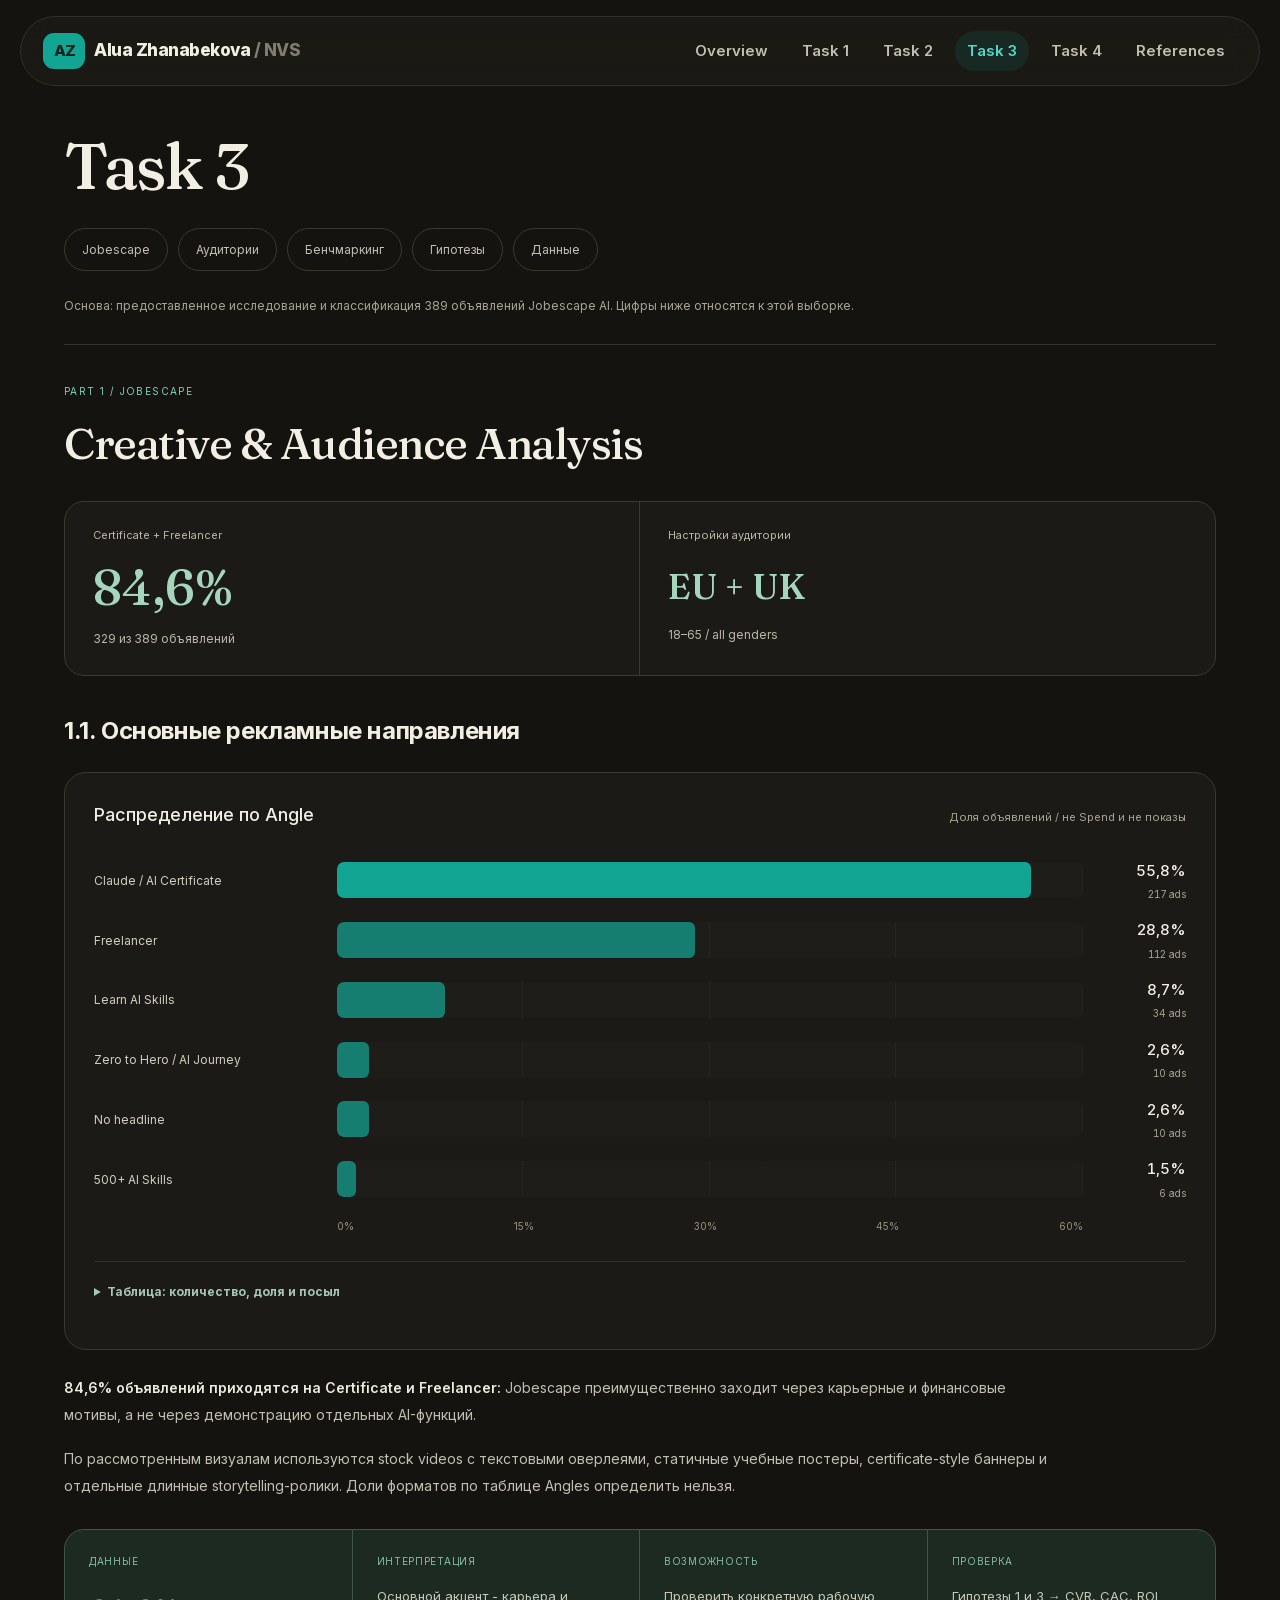
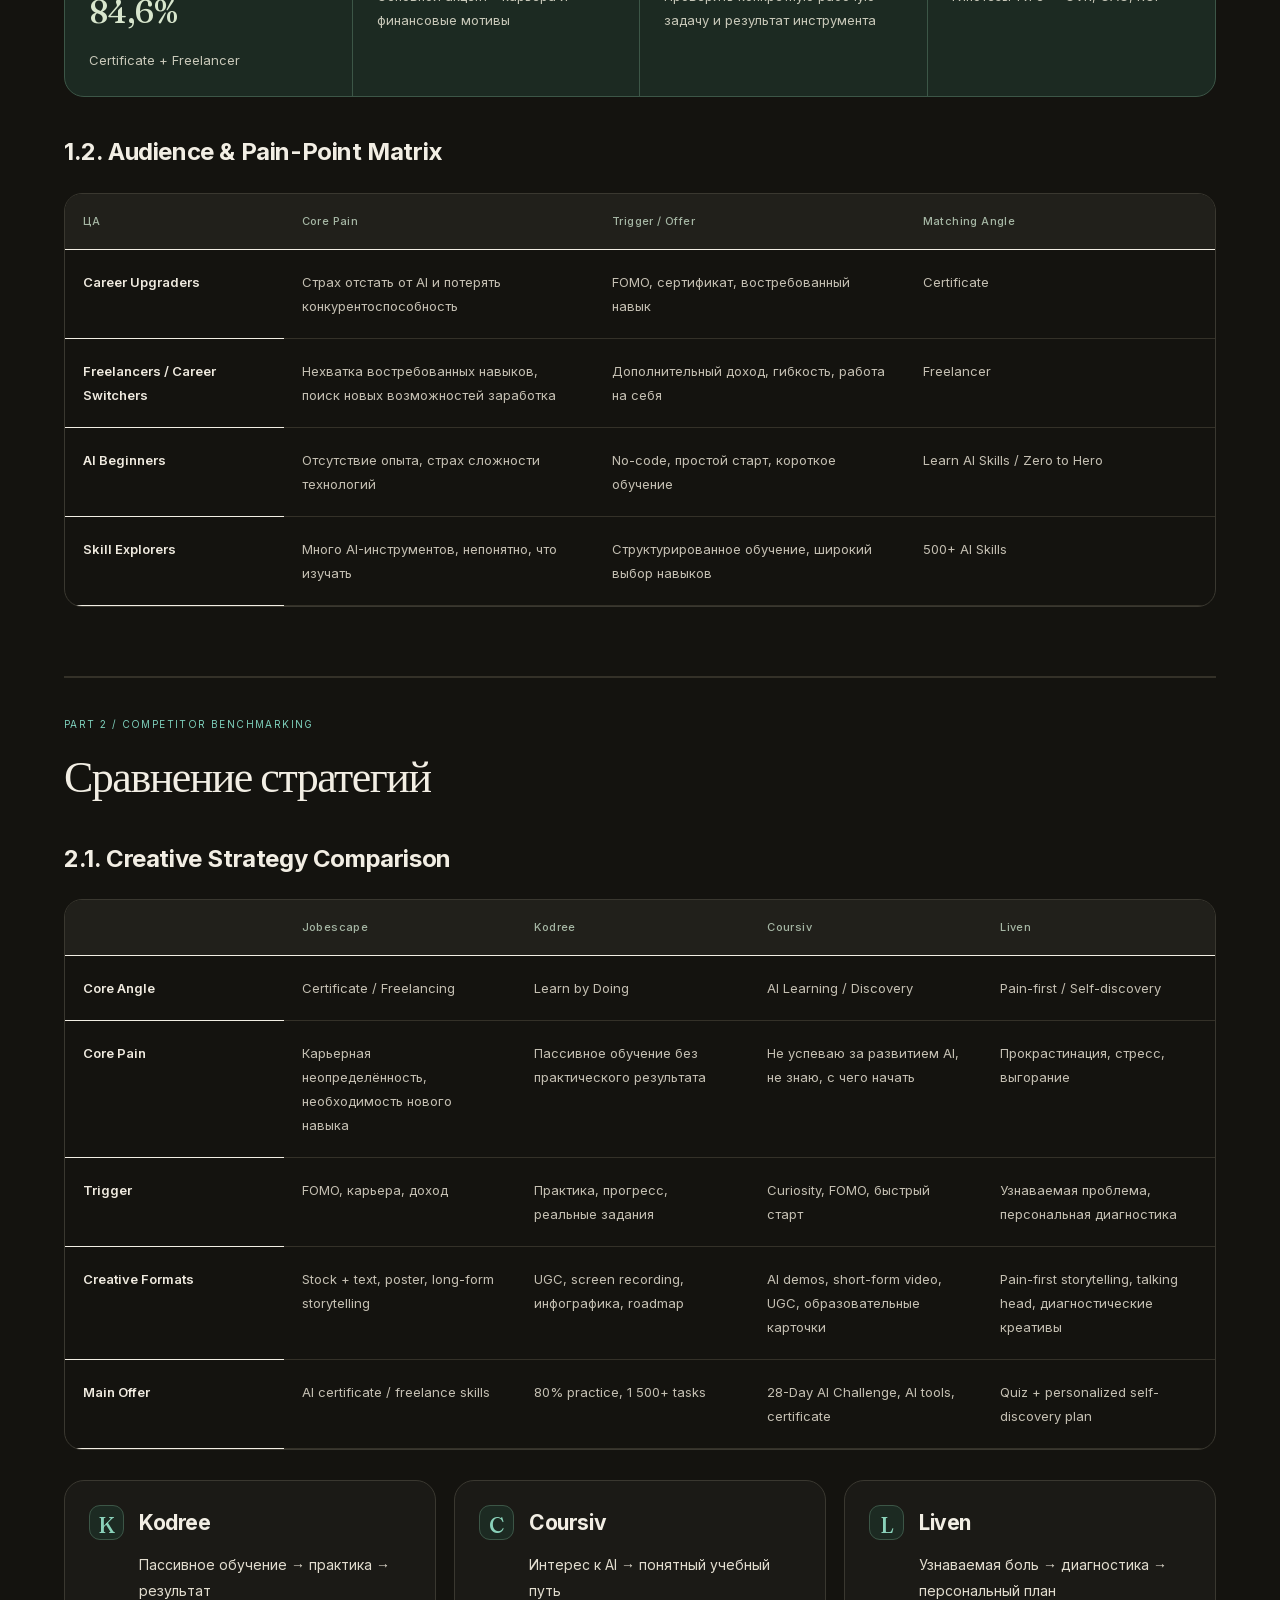
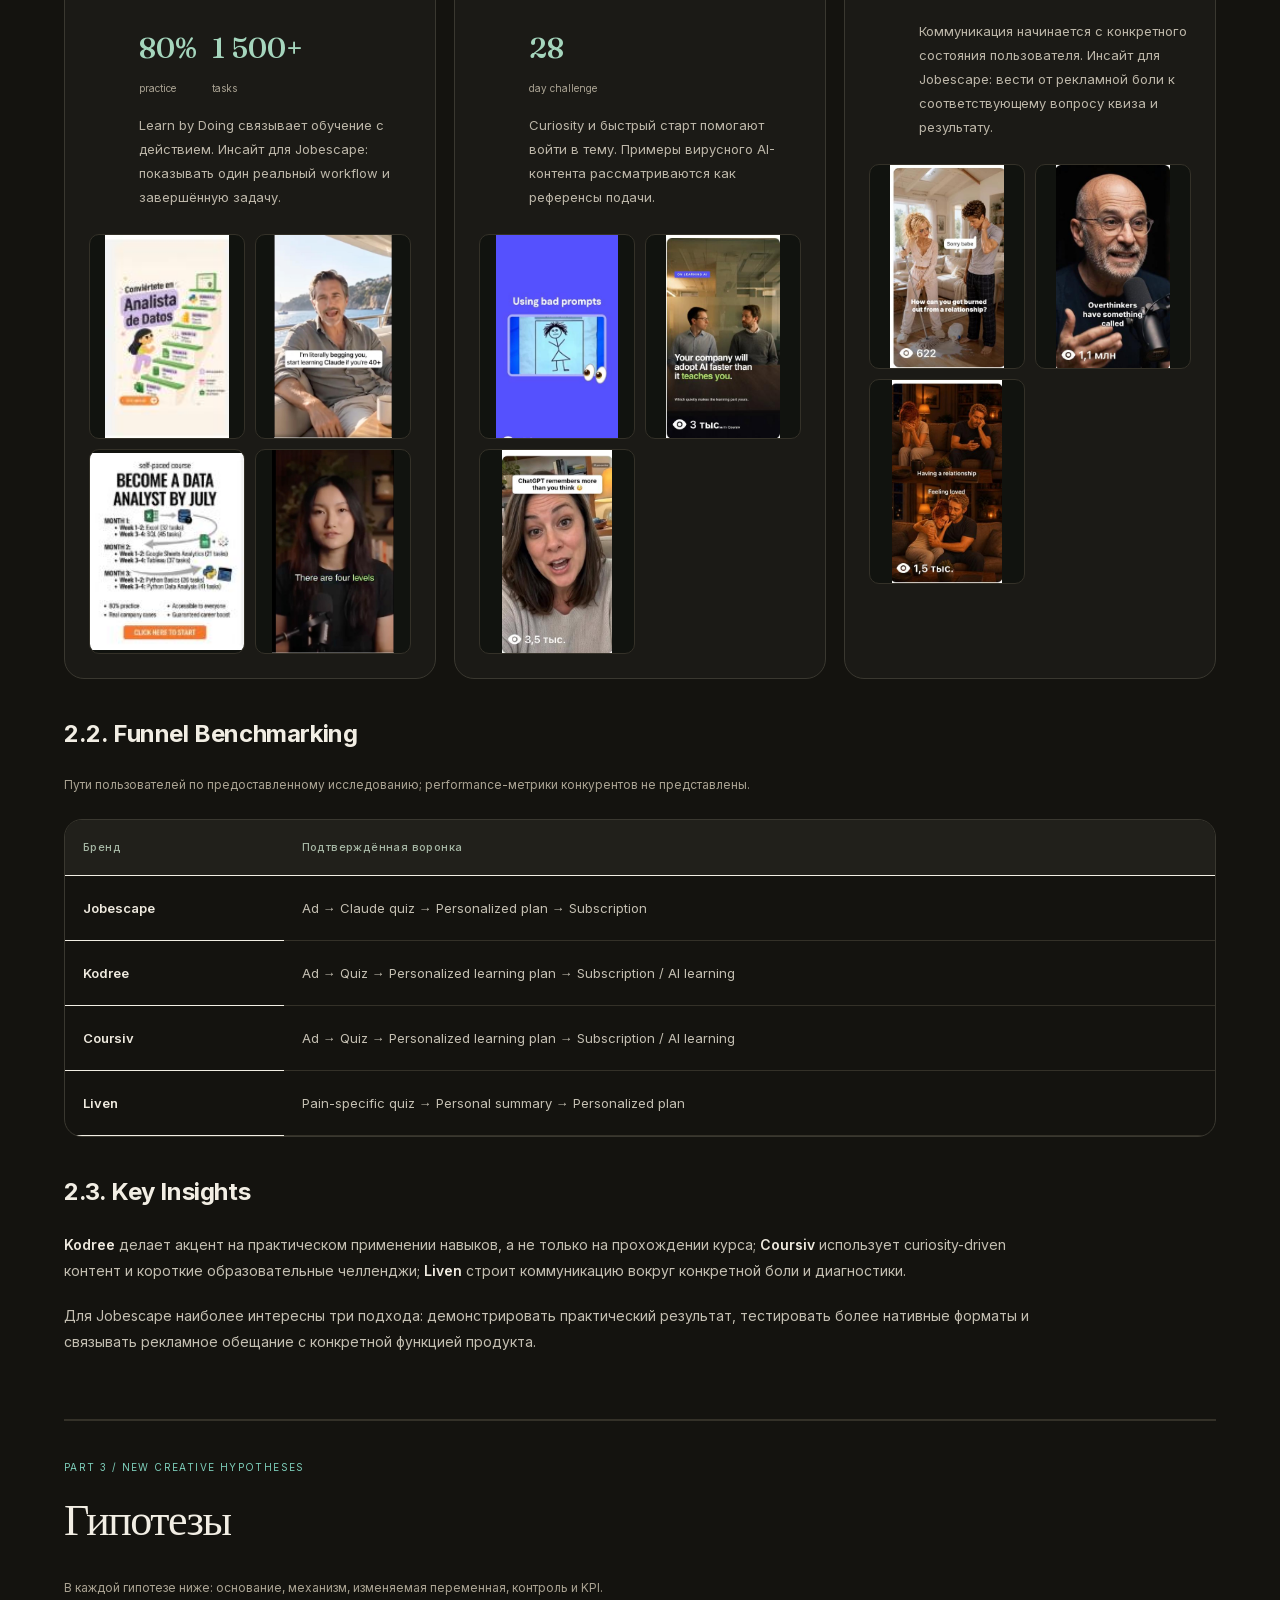
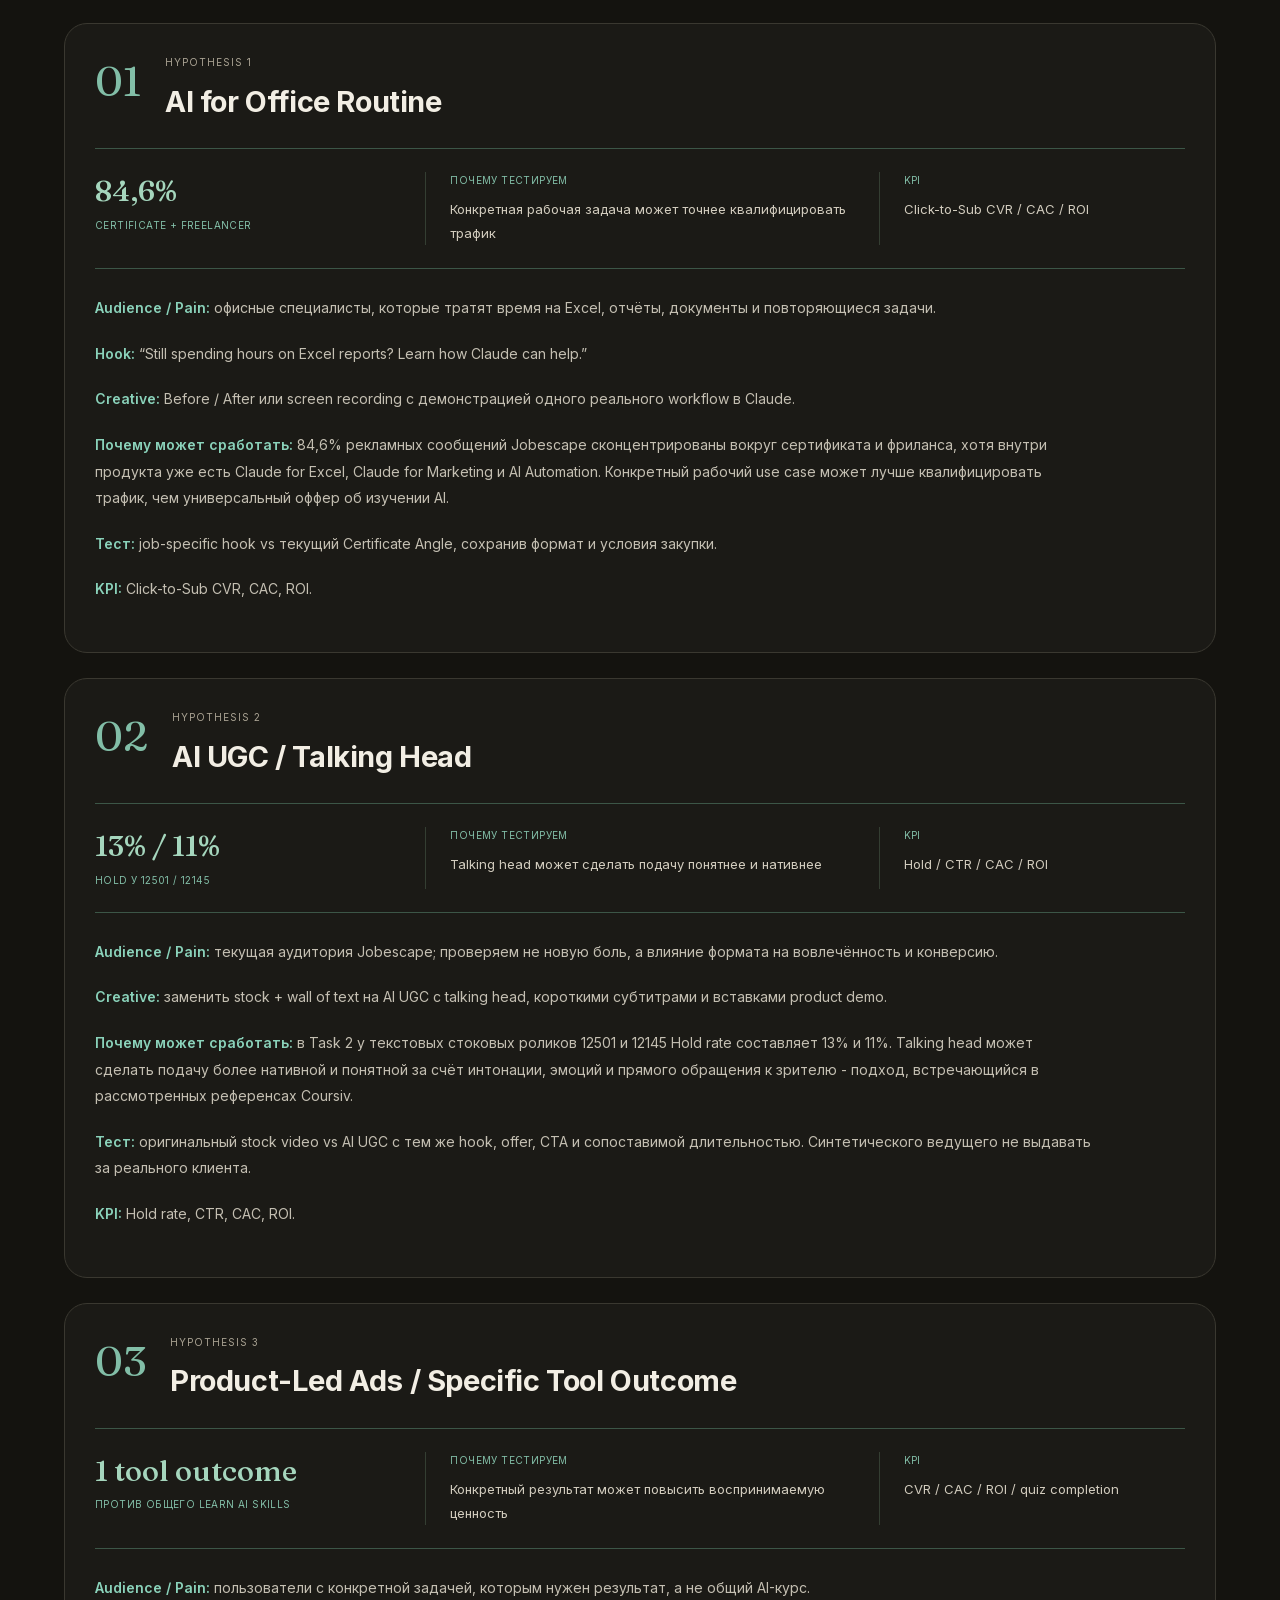
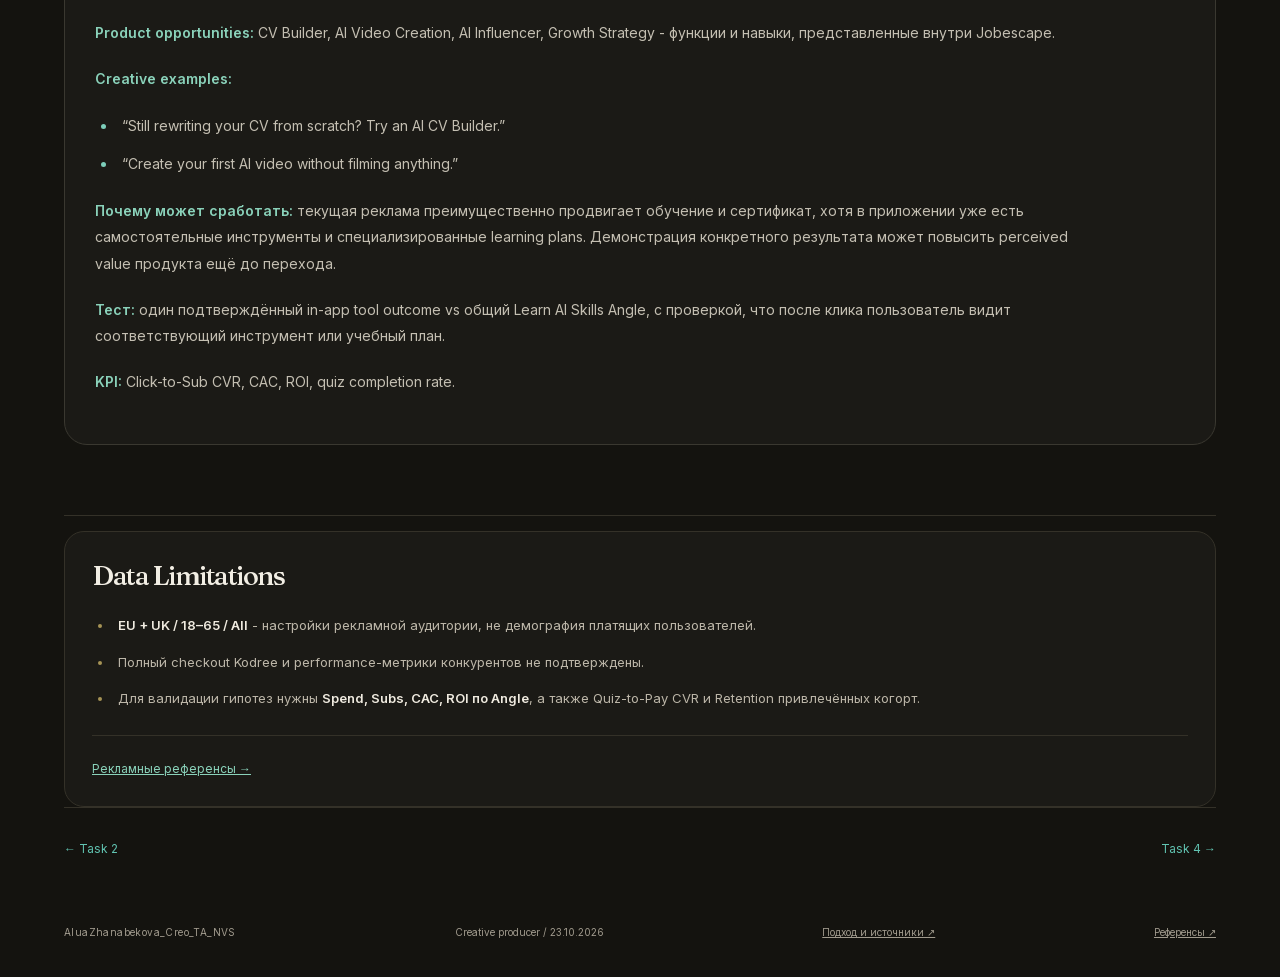
<file: task-3.html>
<!doctype html><html lang="ru"><head><meta charset="utf-8"><meta name="viewport" content="width=device-width,initial-scale=1"><title>AluaZhanabekova_Creo_TA_NVS - Задание 03 · Стратегия</title><meta name="description" content="Тестовое задание креативного продюсера для Nomad Venture Studio. Аналитика, видео, стратегия и креативы."><link rel="icon" href="favicon.svg" type="image/svg+xml"><link rel="stylesheet" href="fonts.css"><link rel="stylesheet" href="style.css?v=20261025-task3-v4"><script src="app.js" defer></script></head><body><nav><a class="brand" href="index.html"><span class="monogram">AZ</span><span>Alua Zhanabekova <span style="color:#817c6f">/ NVS</span></span></a><div class="links"><a href="index.html" >Overview</a><a href="task-1.html" >Task 1</a><a href="task-2.html" >Task 2</a><a href="task-3.html" class="active" aria-current="page">Task 3</a><a href="task-4.html" >Task 4</a><a href="references.html">References</a></div><button class="navbtn" onclick="window.print()">PDF ↗</button></nav><main class="wrap"><header class="task-simple-header"><h1>Task 3</h1></header><div class="r3-nav" aria-label="Разделы Task 3"><a href="#creative-types">Jobescape</a><a href="#audience">Аудитории</a><a href="#competitors">Бенчмаркинг</a><a href="#hypotheses">Гипотезы</a><a href="#research-scope">Данные</a></div><p class="r3-provenance">Основа: предоставленное исследование и классификация 389 объявлений Jobescape AI. Цифры ниже относятся к этой выборке.</p>
<section class="r3-section" id="creative-types"><div class="r3-part-label">Part 1 / Jobescape</div><h2>Creative & Audience Analysis</h2><div class="r3-stat-grid"><div><span>Certificate + Freelancer</span><strong>84,6%</strong><p>329 из 389 объявлений</p></div><div><span>Настройки аудитории</span><strong class="r3-stat-text">EU + UK</strong><p>18–65 / all genders</p></div></div><h3>1.1. Основные рекламные направления</h3><div class="r3-chart-card"><div class="r3-chart-heading"><h4>Распределение по Angle</h4><span>Доля объявлений / не Spend и не показы</span></div><div class="r3-bars" role="img" aria-label="Распределение 389 объявлений по направлениям: Certificate 217, Freelancer 112, Learn AI Skills 34, Zero to Hero 10, No headline 10, 500+ AI Skills 6"><div class="r3-bar-row"><span class="r3-bar-label">Claude / AI Certificate</span><div class="r3-bar-track"><span style="width:93.0000%"></span></div><span class="r3-bar-numbers"><b>55,8%</b><small>217 ads</small></span></div><div class="r3-bar-row"><span class="r3-bar-label">Freelancer</span><div class="r3-bar-track"><span style="width:48.0000%"></span></div><span class="r3-bar-numbers"><b>28,8%</b><small>112 ads</small></span></div><div class="r3-bar-row"><span class="r3-bar-label">Learn AI Skills</span><div class="r3-bar-track"><span style="width:14.5000%"></span></div><span class="r3-bar-numbers"><b>8,7%</b><small>34 ads</small></span></div><div class="r3-bar-row"><span class="r3-bar-label">Zero to Hero / AI Journey</span><div class="r3-bar-track"><span style="width:4.3333%"></span></div><span class="r3-bar-numbers"><b>2,6%</b><small>10 ads</small></span></div><div class="r3-bar-row"><span class="r3-bar-label">No headline</span><div class="r3-bar-track"><span style="width:4.3333%"></span></div><span class="r3-bar-numbers"><b>2,6%</b><small>10 ads</small></span></div><div class="r3-bar-row"><span class="r3-bar-label">500+ AI Skills</span><div class="r3-bar-track"><span style="width:2.5000%"></span></div><span class="r3-bar-numbers"><b>1,5%</b><small>6 ads</small></span></div></div><div class="r3-axis"><span>0%</span><span>15%</span><span>30%</span><span>45%</span><span>60%</span></div><details class="r3-data-table"><summary>Таблица: количество, доля и посыл</summary><div class="r3-table-wrap" tabindex="0" role="region" aria-label="Таблица исследования"><table class="r3-table"><thead><tr><th scope="col">Angle</th><th scope="col">Ads</th><th scope="col">Share</th><th scope="col">Основной посыл</th></tr></thead><tbody><tr><th scope="row">Claude / AI Certificate</th><td>217</td><td>55,8%</td><td>Освоить AI и подтвердить навык сертификатом</td></tr><tr><th scope="row">Freelancer</th><td>112</td><td>28,8%</td><td>Применять AI для фриланса и заработка</td></tr><tr><th scope="row">Learn AI Skills</th><td>34</td><td>8,7%</td><td>Простой способ освоить AI</td></tr><tr><th scope="row">Zero to Hero / AI Journey</th><td>10</td><td>2,6%</td><td>Обучение с нуля, без технического опыта</td></tr><tr><th scope="row">No headline</th><td>10</td><td>2,6%</td><td>Angle не определён</td></tr><tr><th scope="row">500+ AI Skills</th><td>6</td><td>1,5%</td><td>Широкий набор AI-навыков и инструментов</td></tr><tr><th scope="row"><strong>Total</strong></th><td><strong>389</strong></td><td><strong>100%</strong></td><td></td></tr></tbody></table></div></details></div><p><strong>84,6% объявлений приходятся на Certificate и Freelancer:</strong> Jobescape преимущественно заходит через карьерные и финансовые мотивы, а не через демонстрацию отдельных AI-функций.</p><p>По рассмотренным визуалам используются stock videos с текстовыми оверлеями, статичные учебные постеры, certificate-style баннеры и отдельные длинные storytelling-ролики. Доли форматов по таблице Angles определить нельзя.</p><div class="r3-cause-chain"><div><span>Данные</span><b>84,6%</b><p>Certificate + Freelancer</p></div><div><span>Интерпретация</span><p>Основной акцент - карьера и финансовые мотивы</p></div><div><span>Возможность</span><p>Проверить конкретную рабочую задачу и результат инструмента</p></div><div><span>Проверка</span><p>Гипотезы 1 и 3 → CVR, CAC, ROI</p></div></div><h3 id="audience">1.2. Audience & Pain-Point Matrix</h3><div class="r3-table-wrap" tabindex="0" role="region" aria-label="Таблица исследования"><table class="r3-table"><thead><tr><th scope="col">ЦА</th><th scope="col">Core Pain</th><th scope="col">Trigger / Offer</th><th scope="col">Matching Angle</th></tr></thead><tbody><tr><th scope="row"><strong>Career Upgraders</strong></th><td>Страх отстать от AI и потерять конкурентоспособность</td><td>FOMO, сертификат, востребованный навык</td><td>Certificate</td></tr><tr><th scope="row"><strong>Freelancers / Career Switchers</strong></th><td>Нехватка востребованных навыков, поиск новых возможностей заработка</td><td>Дополнительный доход, гибкость, работа на себя</td><td>Freelancer</td></tr><tr><th scope="row"><strong>AI Beginners</strong></th><td>Отсутствие опыта, страх сложности технологий</td><td>No-code, простой старт, короткое обучение</td><td>Learn AI Skills / Zero to Hero</td></tr><tr><th scope="row"><strong>Skill Explorers</strong></th><td>Много AI-инструментов, непонятно, что изучать</td><td>Структурированное обучение, широкий выбор навыков</td><td>500+ AI Skills</td></tr></tbody></table></div></section>
<section class="r3-section" id="competitors"><div class="r3-part-label">Part 2 / Competitor Benchmarking</div><h2>Сравнение стратегий</h2><h3>2.1. Creative Strategy Comparison</h3><div class="r3-table-wrap" tabindex="0" role="region" aria-label="Таблица исследования"><table class="r3-table"><thead><tr><th scope="col"></th><th scope="col">Jobescape</th><th scope="col">Kodree</th><th scope="col">Coursiv</th><th scope="col">Liven</th></tr></thead><tbody><tr><th scope="row"><strong>Core Angle</strong></th><td>Certificate / Freelancing</td><td>Learn by Doing</td><td>AI Learning / Discovery</td><td>Pain-first / Self-discovery</td></tr><tr><th scope="row"><strong>Core Pain</strong></th><td>Карьерная неопределённость, необходимость нового навыка</td><td>Пассивное обучение без практического результата</td><td>Не успеваю за развитием AI, не знаю, с чего начать</td><td>Прокрастинация, стресс, выгорание</td></tr><tr><th scope="row"><strong>Trigger</strong></th><td>FOMO, карьера, доход</td><td>Практика, прогресс, реальные задания</td><td>Curiosity, FOMO, быстрый старт</td><td>Узнаваемая проблема, персональная диагностика</td></tr><tr><th scope="row"><strong>Creative Formats</strong></th><td>Stock + text, poster, long-form storytelling</td><td>UGC, screen recording, инфографика, roadmap</td><td>AI demos, short-form video, UGC, образовательные карточки</td><td>Pain-first storytelling, talking head, диагностические креативы</td></tr><tr><th scope="row"><strong>Main Offer</strong></th><td>AI certificate / freelance skills</td><td>80% practice, 1 500+ tasks</td><td>28-Day AI Challenge, AI tools, certificate</td><td>Quiz + personalized self-discovery plan</td></tr></tbody></table></div><div class="r3-benchmark-grid"><article class="r3-benchmark-card"><div class="r3-brand-mark">K</div><div><h3>Kodree</h3><p class="r3-brand-mechanic">Пассивное обучение → практика → результат</p><div class="r3-brand-figures"><span><b>80%</b> practice</span><span><b>1 500+</b> tasks</span></div><p>Learn by Doing связывает обучение с действием. Инсайт для Jobescape: показывать один реальный workflow и завершённую задачу.</p></div><div class="r3-brand-images"><a href="task3/kodree/data-analyst-es.jpg" target="_blank" rel="noopener"><img src="task3/kodree/data-analyst-es.jpg" alt="Kodree: Data Analyst / ES" loading="lazy"></a><a href="task3/kodree/claude-over-40.jpg" target="_blank" rel="noopener"><img src="task3/kodree/claude-over-40.jpg" alt="Kodree: Claude / 40+" loading="lazy"></a><a href="task3/kodree/data-analyst-roadmap.jpg" target="_blank" rel="noopener"><img src="task3/kodree/data-analyst-roadmap.jpg" alt="Kodree: Data Analyst / план по месяцам" loading="lazy"></a><a href="task3/kodree/four-levels-talking-head.jpeg" target="_blank" rel="noopener"><img src="task3/kodree/four-levels-talking-head.jpeg" alt="Kodree: Talking head / уровни" loading="lazy"></a></div></article><article class="r3-benchmark-card"><div class="r3-brand-mark">C</div><div><h3>Coursiv</h3><p class="r3-brand-mechanic">Интерес к AI → понятный учебный путь</p><div class="r3-brand-figures"><span><b>28</b> day challenge</span></div><p>Curiosity и быстрый старт помогают войти в тему. Примеры вирусного AI-контента рассматриваются как референсы подачи.</p></div><div class="r3-brand-images"><a href="task3/coursiv/prompts.jpg" target="_blank" rel="noopener"><img src="task3/coursiv/prompts.jpg" alt="Coursiv 1" loading="lazy"></a><a href="task3/coursiv/company-ai.jpg" target="_blank" rel="noopener"><img src="task3/coursiv/company-ai.jpg" alt="Coursiv 2" loading="lazy"></a><a href="task3/coursiv/chatgpt-presenter.jpg" target="_blank" rel="noopener"><img src="task3/coursiv/chatgpt-presenter.jpg" alt="Coursiv 3" loading="lazy"></a></div></article><article class="r3-benchmark-card"><div class="r3-brand-mark">L</div><div><h3>Liven</h3><p class="r3-brand-mechanic">Узнаваемая боль → диагностика → персональный план</p><p>Коммуникация начинается с конкретного состояния пользователя. Инсайт для Jobescape: вести от рекламной боли к соответствующему вопросу квиза и результату.</p></div><div class="r3-brand-images"><a href="task3/liven/relationship-burnout.jpg" target="_blank" rel="noopener"><img src="task3/liven/relationship-burnout.jpg" alt="Liven 1" loading="lazy"></a><a href="task3/liven/overthinking.jpg" target="_blank" rel="noopener"><img src="task3/liven/overthinking.jpg" alt="Liven 2" loading="lazy"></a><a href="task3/liven/feeling-loved.jpg" target="_blank" rel="noopener"><img src="task3/liven/feeling-loved.jpg" alt="Liven 3" loading="lazy"></a></div></article></div><h3 id="funnel-audit">2.2. Funnel Benchmarking</h3><p class="r3-caption">Пути пользователей по предоставленному исследованию; performance-метрики конкурентов не представлены.</p><div class="r3-table-wrap" tabindex="0" role="region" aria-label="Таблица исследования"><table class="r3-table"><thead><tr><th scope="col">Бренд</th><th scope="col">Подтверждённая воронка</th></tr></thead><tbody><tr><th scope="row"><strong>Jobescape</strong></th><td>Ad → Claude quiz → Personalized plan → Subscription</td></tr><tr><th scope="row"><strong>Kodree</strong></th><td>Ad → Quiz → Personalized learning plan → Subscription / AI learning</td></tr><tr><th scope="row"><strong>Coursiv</strong></th><td>Ad → Quiz → Personalized learning plan → Subscription / AI learning</td></tr><tr><th scope="row"><strong>Liven</strong></th><td>Pain-specific quiz → Personal summary → Personalized plan</td></tr></tbody></table></div><h3>2.3. Key Insights</h3><p><strong>Kodree</strong> делает акцент на практическом применении навыков, а не только на прохождении курса; <strong>Coursiv</strong> использует curiosity-driven контент и короткие образовательные челленджи; <strong>Liven</strong> строит коммуникацию вокруг конкретной боли и диагностики.</p><p>Для Jobescape наиболее интересны три подхода: демонстрировать практический результат, тестировать более нативные форматы и связывать рекламное обещание с конкретной функцией продукта.</p></section>
<section class="r3-section" id="hypotheses"><div class="r3-part-label">Part 3 / New Creative Hypotheses</div><h2>Гипотезы</h2><p class="r3-caption">В каждой гипотезе ниже: основание, механизм, изменяемая переменная, контроль и KPI.</p><article class="r3-hypothesis"><div class="r3-hyp-header"><span>01</span><div><p>Hypothesis 1</p><h3>AI for Office Routine</h3></div></div><div class="r3-hyp-logic"><div><strong>84,6%</strong><span>Certificate + Freelancer</span></div><div><span>Почему тестируем</span><p>Конкретная рабочая задача может точнее квалифицировать трафик</p></div><div><span>KPI</span><p>Click-to-Sub CVR / CAC / ROI</p></div></div><div class="r3-hyp-body"><p><strong>Audience / Pain:</strong> офисные специалисты, которые тратят время на Excel, отчёты, документы и повторяющиеся задачи.</p><p><strong>Hook:</strong> “Still spending hours on Excel reports? Learn how Claude can help.”</p><p><strong>Creative:</strong> Before / After или screen recording с демонстрацией одного реального workflow в Claude.</p><p><strong>Почему может сработать:</strong> 84,6% рекламных сообщений Jobescape сконцентрированы вокруг сертификата и фриланса, хотя внутри продукта уже есть Claude for Excel, Claude for Marketing и AI Automation. Конкретный рабочий use case может лучше квалифицировать трафик, чем универсальный оффер об изучении AI.</p><p><strong>Тест:</strong> job-specific hook vs текущий Certificate Angle, сохранив формат и условия закупки.</p><p><strong>KPI:</strong> Click-to-Sub CVR, CAC, ROI.</p></div></article><article class="r3-hypothesis"><div class="r3-hyp-header"><span>02</span><div><p>Hypothesis 2</p><h3>AI UGC / Talking Head</h3></div></div><div class="r3-hyp-logic"><div><strong>13% / 11%</strong><span>Hold у 12501 / 12145</span></div><div><span>Почему тестируем</span><p>Talking head может сделать подачу понятнее и нативнее</p></div><div><span>KPI</span><p>Hold / CTR / CAC / ROI</p></div></div><div class="r3-hyp-body"><p><strong>Audience / Pain:</strong> текущая аудитория Jobescape; проверяем не новую боль, а влияние формата на вовлечённость и конверсию.</p><p><strong>Creative:</strong> заменить stock + wall of text на AI UGC с talking head, короткими субтитрами и вставками product demo.</p><p><strong>Почему может сработать:</strong> в Task 2 у текстовых стоковых роликов 12501 и 12145 Hold rate составляет 13% и 11%. Talking head может сделать подачу более нативной и понятной за счёт интонации, эмоций и прямого обращения к зрителю - подход, встречающийся в рассмотренных референсах Coursiv.</p><p><strong>Тест:</strong> оригинальный stock video vs AI UGC с тем же hook, offer, CTA и сопоставимой длительностью. Синтетического ведущего не выдавать за реального клиента.</p><p><strong>KPI:</strong> Hold rate, CTR, CAC, ROI.</p></div></article><article class="r3-hypothesis"><div class="r3-hyp-header"><span>03</span><div><p>Hypothesis 3</p><h3>Product-Led Ads / Specific Tool Outcome</h3></div></div><div class="r3-hyp-logic"><div><strong>1 tool outcome</strong><span>Против общего Learn AI Skills</span></div><div><span>Почему тестируем</span><p>Конкретный результат может повысить воспринимаемую ценность</p></div><div><span>KPI</span><p>CVR / CAC / ROI / quiz completion</p></div></div><div class="r3-hyp-body"><p><strong>Audience / Pain:</strong> пользователи с конкретной задачей, которым нужен результат, а не общий AI-курс.</p><p><strong>Product opportunities:</strong> CV Builder, AI Video Creation, AI Influencer, Growth Strategy - функции и навыки, представленные внутри Jobescape.</p><p><strong>Creative examples:</strong></p><ul><li>“Still rewriting your CV from scratch? Try an AI CV Builder.”</li><li>“Create your first AI video without filming anything.”</li></ul><p><strong>Почему может сработать:</strong> текущая реклама преимущественно продвигает обучение и сертификат, хотя в приложении уже есть самостоятельные инструменты и специализированные learning plans. Демонстрация конкретного результата может повысить perceived value продукта ещё до перехода.</p><p><strong>Тест:</strong> один подтверждённый in-app tool outcome vs общий Learn AI Skills Angle, с проверкой, что после клика пользователь видит соответствующий инструмент или учебный план.</p><p><strong>KPI:</strong> Click-to-Sub CVR, CAC, ROI, quiz completion rate.</p></div></article></section><section class="r3-section r3-limits" id="research-scope"><h2>Data Limitations</h2><ul><li><strong>EU + UK / 18–65 / All</strong> - настройки рекламной аудитории, не демография платящих пользователей.</li><li>Полный checkout Kodree и performance-метрики конкурентов не подтверждены.</li><li>Для валидации гипотез нужны <strong>Spend, Subs, CAC, ROI по Angle</strong>, а также Quiz-to-Pay CVR и Retention привлечённых когорт.</li></ul><div class="r3-source-links"><a href="references.html#meta-library">Рекламные референсы →</a></div></section><div class="pagenav"><a href="task-2.html">← Task 2</a><a href="task-4.html">Task 4 →</a></div><footer><span class="siteid">AluaZhanabekova_Creo_TA_NVS</span><span>Creative producer / 23.10.2026</span><a href="approach.html">Подход и источники ↗</a><a href="references.html">Референсы ↗</a></footer></main></body></html>
</file>
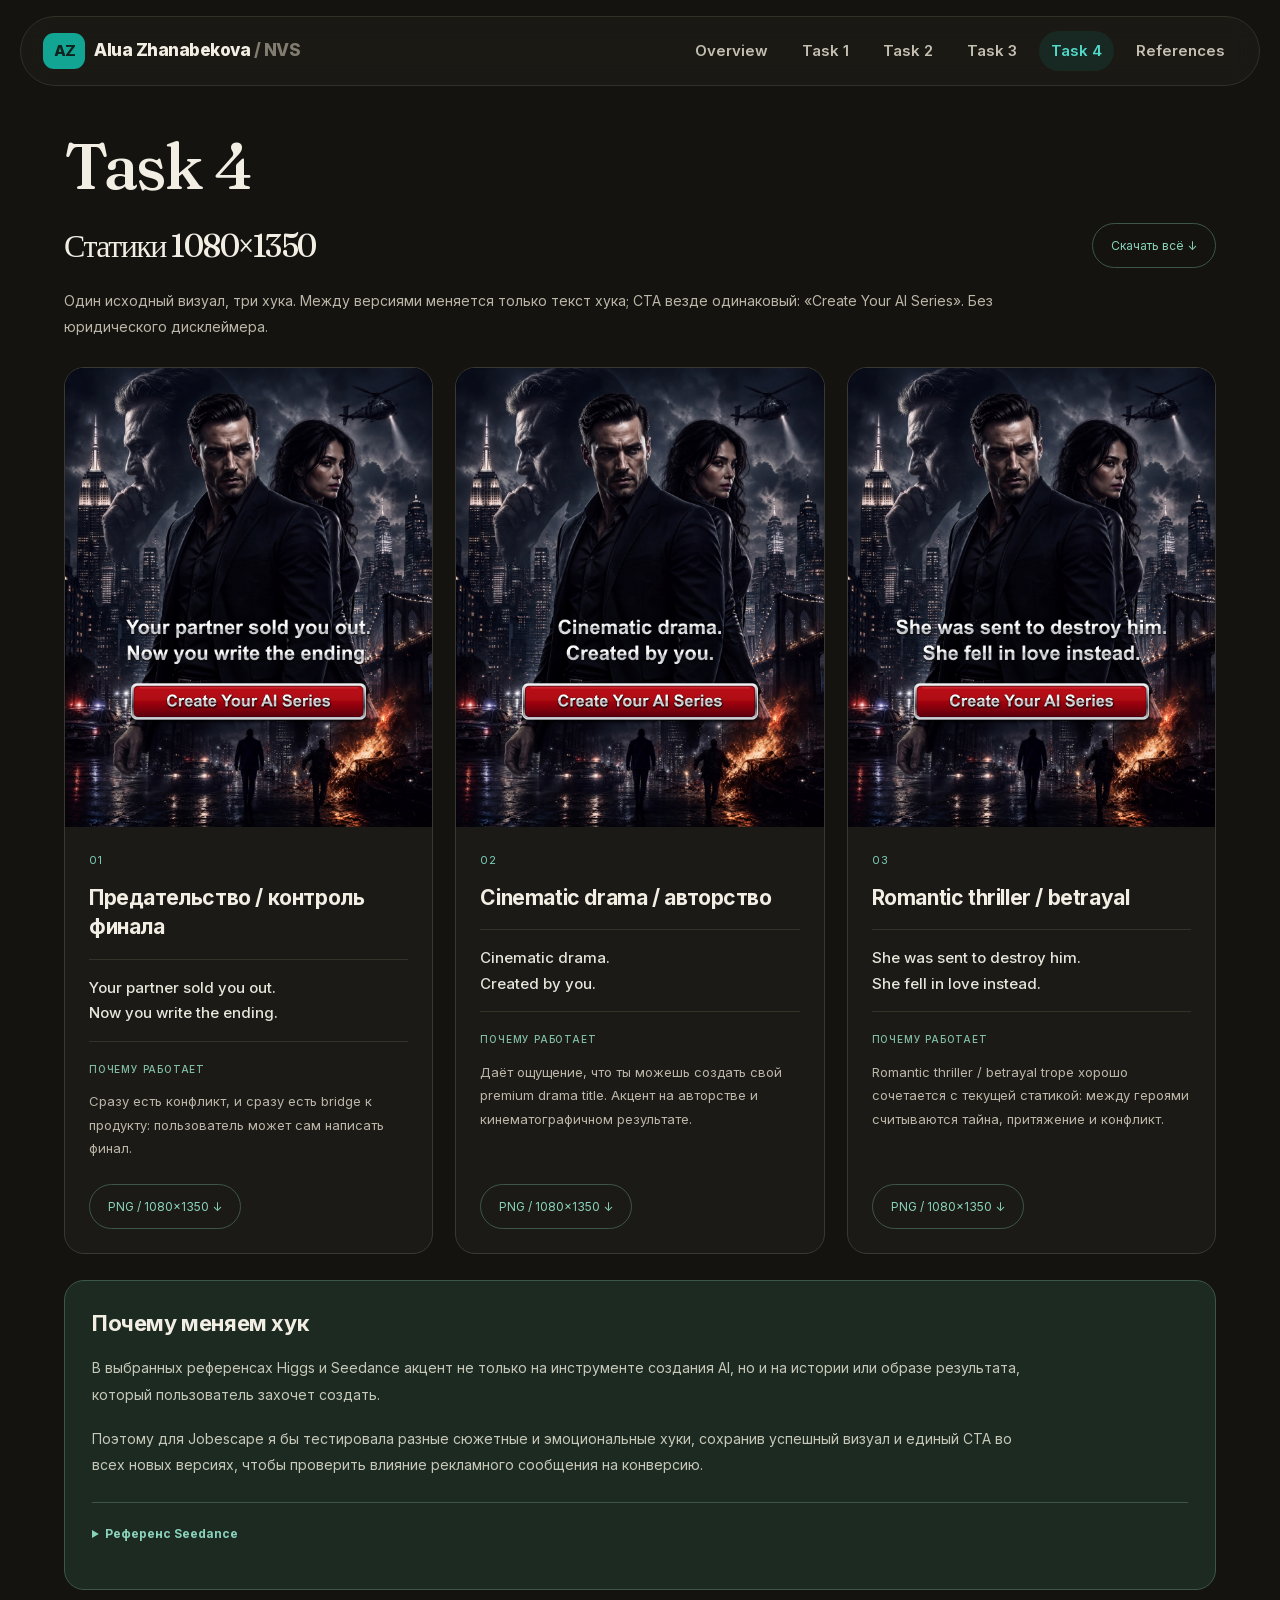
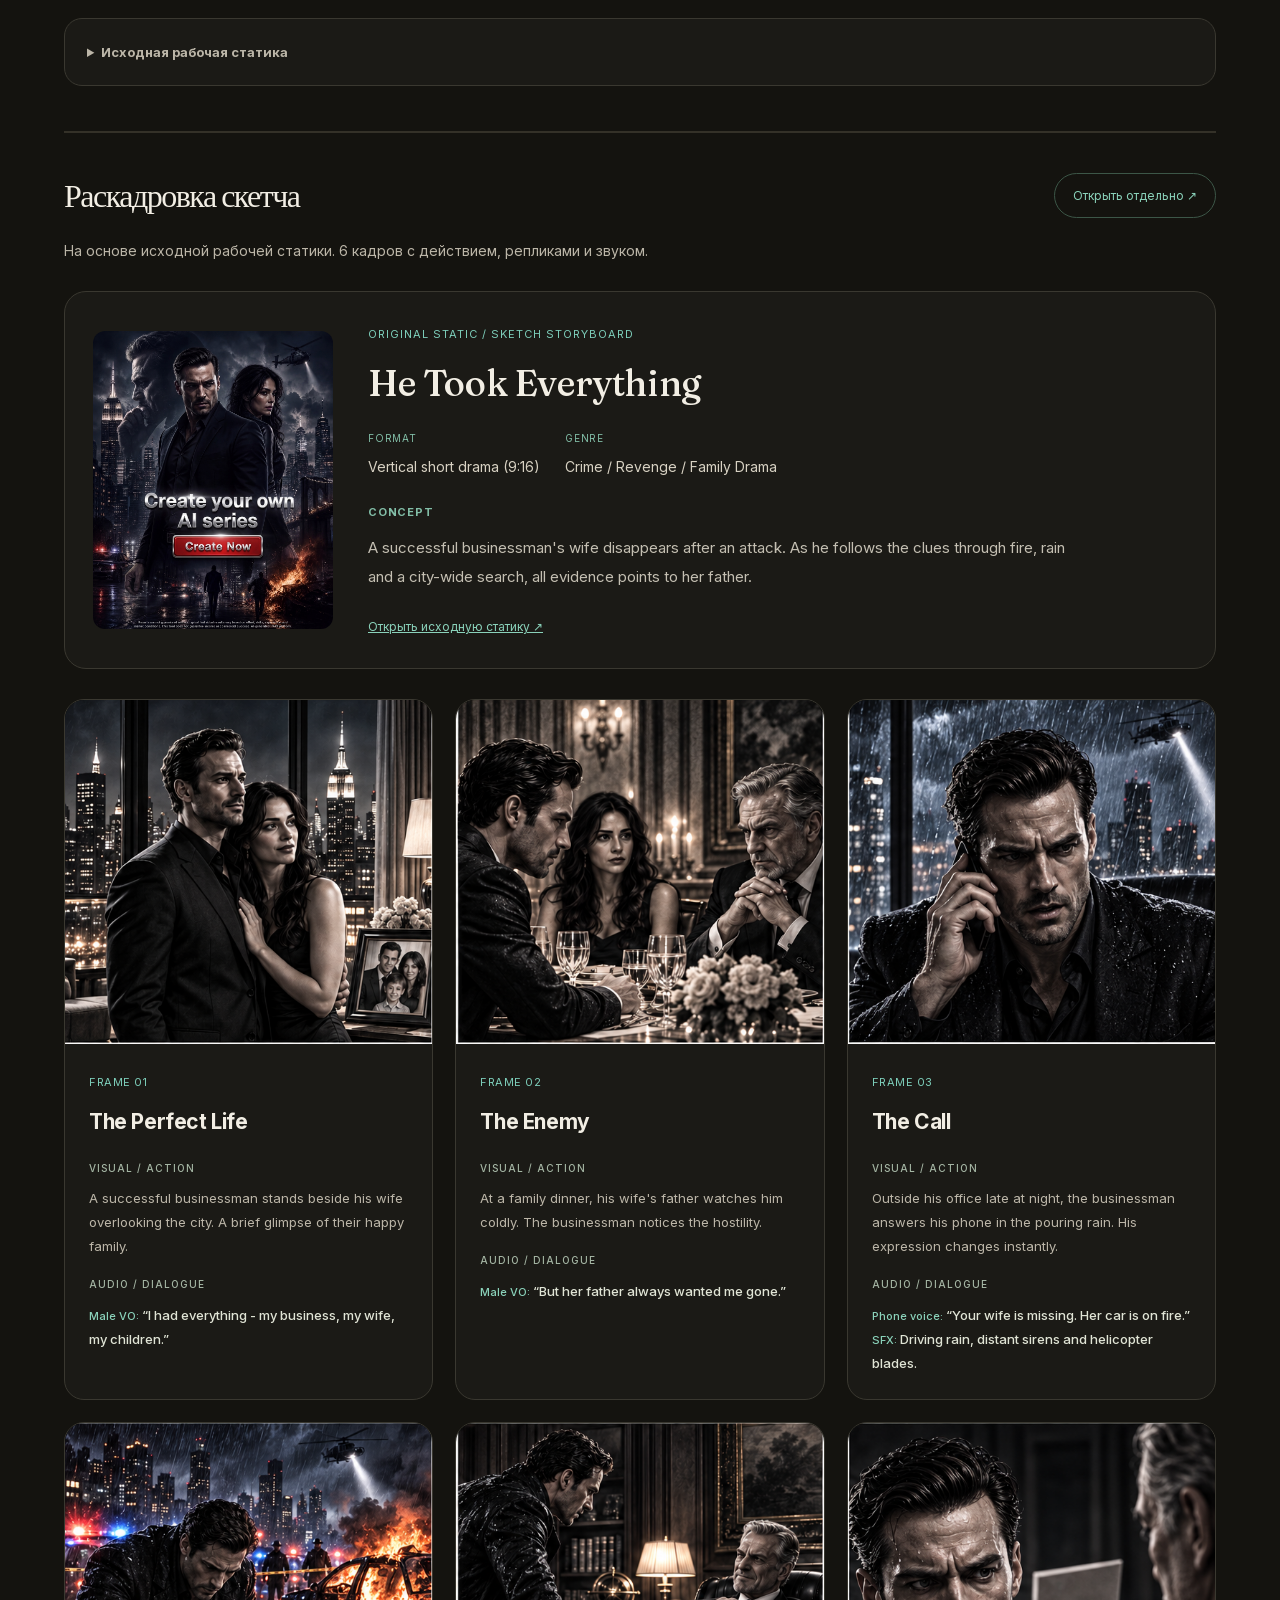
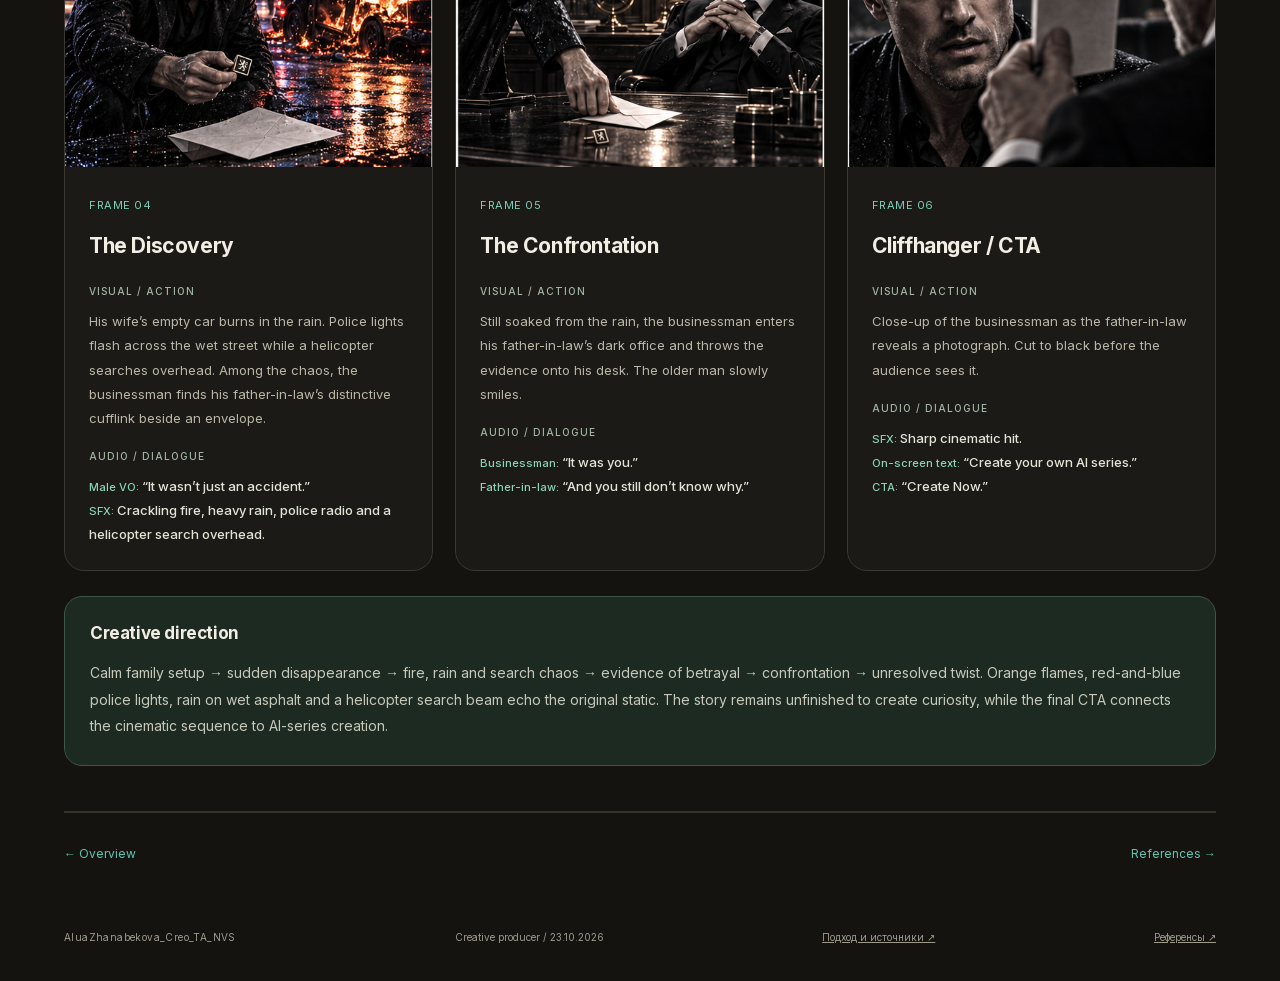
<file: task-4.html>
<!doctype html><html lang="ru"><head><meta charset="utf-8"><meta name="viewport" content="width=device-width,initial-scale=1"><title>AluaZhanabekova_Creo_TA_NVS - Задание 04 · Креативы</title><meta name="description" content="Тестовое задание креативного продюсера для Nomad Venture Studio. Аналитика, видео, стратегия и креативы."><link rel="icon" href="favicon.svg" type="image/svg+xml"><link rel="stylesheet" href="fonts.css"><link rel="stylesheet" href="style.css?v=20261025-task4-final-hooks"><script src="app.js" defer></script></head><body><nav><a class="brand" href="index.html"><span class="monogram">AZ</span><span>Alua Zhanabekova <span style="color:#817c6f">/ NVS</span></span></a><div class="links"><a href="index.html" >Overview</a><a href="task-1.html" >Task 1</a><a href="task-2.html" >Task 2</a><a href="task-3.html" >Task 3</a><a href="task-4.html" class="active" aria-current="page">Task 4</a><a href="references.html">References</a></div><button class="navbtn" onclick="window.print()">PDF ↗</button></nav><main class="wrap"><header class="task-simple-header"><h1>Task 4</h1></header><section class="t4-section"><div class="t4-section-head"><h2>Статики 1080×1350</h2><a class="t4-download-all" href="task4/task-4-deliverables.zip" download>Скачать всё ↓</a></div><p class="t4-spec">Один исходный визуал, три хука. Между версиями меняется только текст хука; CTA везде одинаковый: «Create Your AI Series». Без юридического дисклеймера.</p><div class="t4-static-grid"><article class="t4-static"><a class="t4-art-link" href="task4/01-original-betrayal-1080x1350.png" target="_blank"><img src="task4/01-original-betrayal-1080x1350.png" alt="Your partner sold you out. Now you write the ending." width="1080" height="1350"></a><div class="t4-static-copy"><span class="t4-num">01</span><h3>Предательство / контроль финала</h3><p class="t4-hook" lang="en">Your partner sold you out.<br>Now you write the ending.</p><div class="t4-hook-reason"><h4>Почему работает</h4><p>Сразу есть конфликт, и сразу есть bridge к продукту: пользователь может сам написать финал.</p></div><a class="t4-png" href="task4/01-original-betrayal-1080x1350.png" download>PNG / 1080×1350 ↓</a></div></article><article class="t4-static"><a class="t4-art-link" href="task4/02-original-cinematic-1080x1350.png" target="_blank"><img src="task4/02-original-cinematic-1080x1350.png" alt="Cinematic drama. Created by you." width="1080" height="1350"></a><div class="t4-static-copy"><span class="t4-num">02</span><h3>Cinematic drama / авторство</h3><p class="t4-hook" lang="en">Cinematic drama.<br>Created by you.</p><div class="t4-hook-reason"><h4>Почему работает</h4><p>Даёт ощущение, что ты можешь создать свой premium drama title. Акцент на авторстве и кинематографичном результате.</p></div><a class="t4-png" href="task4/02-original-cinematic-1080x1350.png" download>PNG / 1080×1350 ↓</a></div></article><article class="t4-static"><a class="t4-art-link" href="task4/03-original-romance-1080x1350.png" target="_blank"><img src="task4/03-original-romance-1080x1350.png" alt="She was sent to destroy him. She fell in love instead." width="1080" height="1350"></a><div class="t4-static-copy"><span class="t4-num">03</span><h3>Romantic thriller / betrayal</h3><p class="t4-hook" lang="en">She was sent to destroy him.<br>She fell in love instead.</p><div class="t4-hook-reason"><h4>Почему работает</h4><p>Romantic thriller / betrayal trope хорошо сочетается с текущей статикой: между героями считываются тайна, притяжение и конфликт.</p></div><a class="t4-png" href="task4/03-original-romance-1080x1350.png" download>PNG / 1080×1350 ↓</a></div></article></div><div class="t4-hook-rationale"><div><h3>Почему меняем хук</h3><p>В выбранных референсах Higgs и Seedance акцент не только на инструменте создания AI, но и на истории или образе результата, который пользователь захочет создать.</p><p>Поэтому для Jobescape я бы тестировала разные сюжетные и эмоциональные хуки, сохранив успешный визуал и единый CTA во всех новых версиях, чтобы проверить влияние рекламного сообщения на конверсию.</p></div><details><summary>Референс Seedance</summary><a href="task4/benchmark-seedance.png" target="_blank" rel="noopener"><img src="task4/benchmark-seedance.png" alt="Предоставленный рекламный референс BytePlus Seedance: кинематографичные сцены и создание видео" loading="lazy"></a></details></div><details class="t4-source"><summary>Исходная рабочая статика</summary><div class="t4-source-grid"><img src="task4/source-static.png" alt="Исходная рабочая статика Create your own AI series" loading="lazy"><div><h3>Что сохранено</h3><p>Главные персонажи, ночной город, дождь, огонь, полицейские огни и вертолёт. Все три версии используют одно и то же изображение и один макет.</p><h3>Что меняем</h3><p>Три хука: предательство и контроль финала; авторство premium-драмы; романтический триллер. Общий CTA - «Create Your AI Series».</p><a href="task4/source-static.png" target="_blank">Открыть исходник ↗</a></div></div></details></section><section class="t4-section" id="storyboard"><div class="t4-section-head"><h2>Раскадровка скетча</h2><a class="t4-download-all" href="task4/storyboard.html" target="_blank">Открыть отдельно ↗</a></div><p class="t4-spec">На основе исходной рабочей статики. 6 кадров с действием, репликами и звуком.</p><div class="t4-story-reference"><a href="task4/source-static.png" target="_blank" rel="noopener"><img src="task4/source-static.png" alt="Original working static: Create your own AI series" width="928" height="1152"></a><div><span class="t4-num">ORIGINAL STATIC / SKETCH STORYBOARD</span><h3>He Took Everything</h3><dl class="t4-story-meta"><div><dt>Format</dt><dd>Vertical short drama (9:16)</dd></div><div><dt>Genre</dt><dd>Crime / Revenge / Family Drama</dd></div></dl><h4>Concept</h4><p>A successful businessman's wife disappears after an attack. As he follows the clues through fire, rain and a city-wide search, all evidence points to her father.</p><a href="task4/source-static.png" target="_blank" rel="noopener">Открыть исходную статику ↗</a></div></div><div class="t4-story-grid"><article class="t4-story-frame"><div class="t4-revenge-shot"><img src="task4/he-took-everything-chaos-v2.png" alt="Frame 01: The Perfect Life" style="left:0%;top:0%" loading="lazy"></div><div class="t4-frame-copy"><span class="t4-frame-time">FRAME 01</span><h3>The Perfect Life</h3><h4>Visual / Action</h4><p>A successful businessman stands beside his wife overlooking the city. A brief glimpse of their happy family.</p><h4>Audio / Dialogue</h4><p class="t4-voice"><strong>Male VO:</strong> “I had everything - my business, my wife, my children.”</p></div></article><article class="t4-story-frame"><div class="t4-revenge-shot"><img src="task4/he-took-everything-chaos-v2.png" alt="Frame 02: The Enemy" style="left:-100%;top:0%" loading="lazy"></div><div class="t4-frame-copy"><span class="t4-frame-time">FRAME 02</span><h3>The Enemy</h3><h4>Visual / Action</h4><p>At a family dinner, his wife's father watches him coldly. The businessman notices the hostility.</p><h4>Audio / Dialogue</h4><p class="t4-voice"><strong>Male VO:</strong> “But her father always wanted me gone.”</p></div></article><article class="t4-story-frame"><div class="t4-revenge-shot"><img src="task4/he-took-everything-chaos-v2.png" alt="Frame 03: The Call" style="left:-200%;top:0%" loading="lazy"></div><div class="t4-frame-copy"><span class="t4-frame-time">FRAME 03</span><h3>The Call</h3><h4>Visual / Action</h4><p>Outside his office late at night, the businessman answers his phone in the pouring rain. His expression changes instantly.</p><h4>Audio / Dialogue</h4><p class="t4-voice"><strong>Phone voice:</strong> “Your wife is missing. Her car is on fire.”<br><strong>SFX:</strong> Driving rain, distant sirens and helicopter blades.</p></div></article><article class="t4-story-frame"><div class="t4-revenge-shot"><img src="task4/he-took-everything-chaos-v2.png" alt="Frame 04: The Discovery" style="left:0%;top:-100%" loading="lazy"></div><div class="t4-frame-copy"><span class="t4-frame-time">FRAME 04</span><h3>The Discovery</h3><h4>Visual / Action</h4><p>His wife’s empty car burns in the rain. Police lights flash across the wet street while a helicopter searches overhead. Among the chaos, the businessman finds his father-in-law’s distinctive cufflink beside an envelope.</p><h4>Audio / Dialogue</h4><p class="t4-voice"><strong>Male VO:</strong> “It wasn’t just an accident.”<br><strong>SFX:</strong> Crackling fire, heavy rain, police radio and a helicopter search overhead.</p></div></article><article class="t4-story-frame"><div class="t4-revenge-shot"><img src="task4/he-took-everything-chaos-v2.png" alt="Frame 05: The Confrontation" style="left:-100%;top:-100%" loading="lazy"></div><div class="t4-frame-copy"><span class="t4-frame-time">FRAME 05</span><h3>The Confrontation</h3><h4>Visual / Action</h4><p>Still soaked from the rain, the businessman enters his father-in-law’s dark office and throws the evidence onto his desk. The older man slowly smiles.</p><h4>Audio / Dialogue</h4><p class="t4-voice"><strong>Businessman:</strong> “It was you.”<br><strong>Father-in-law:</strong> “And you still don’t know why.”</p></div></article><article class="t4-story-frame"><div class="t4-revenge-shot"><img src="task4/he-took-everything-chaos-v2.png" alt="Frame 06: Cliffhanger / CTA" style="left:-200%;top:-100%" loading="lazy"></div><div class="t4-frame-copy"><span class="t4-frame-time">FRAME 06</span><h3>Cliffhanger / CTA</h3><h4>Visual / Action</h4><p>Close-up of the businessman as the father-in-law reveals a photograph. Cut to black before the audience sees it.</p><h4>Audio / Dialogue</h4><p class="t4-voice"><strong>SFX:</strong> Sharp cinematic hit.<br><strong>On-screen text:</strong> “Create your own AI series.”<br><strong>CTA:</strong> “Create Now.”</p></div></article></div><div class="t4-story-direction"><h3>Creative direction</h3><p>Calm family setup → sudden disappearance → fire, rain and search chaos → evidence of betrayal → confrontation → unresolved twist. Orange flames, red-and-blue police lights, rain on wet asphalt and a helicopter search beam echo the original static. The story remains unfinished to create curiosity, while the final CTA connects the cinematic sequence to AI-series creation.</p></div></section><div class="pagenav"><a href="index.html">← Overview</a><a href="references.html">References →</a></div><footer><span class="siteid">AluaZhanabekova_Creo_TA_NVS</span><span>Creative producer / 23.10.2026</span><a href="approach.html">Подход и источники ↗</a><a href="references.html">Референсы ↗</a></footer></main></body></html>
</file>
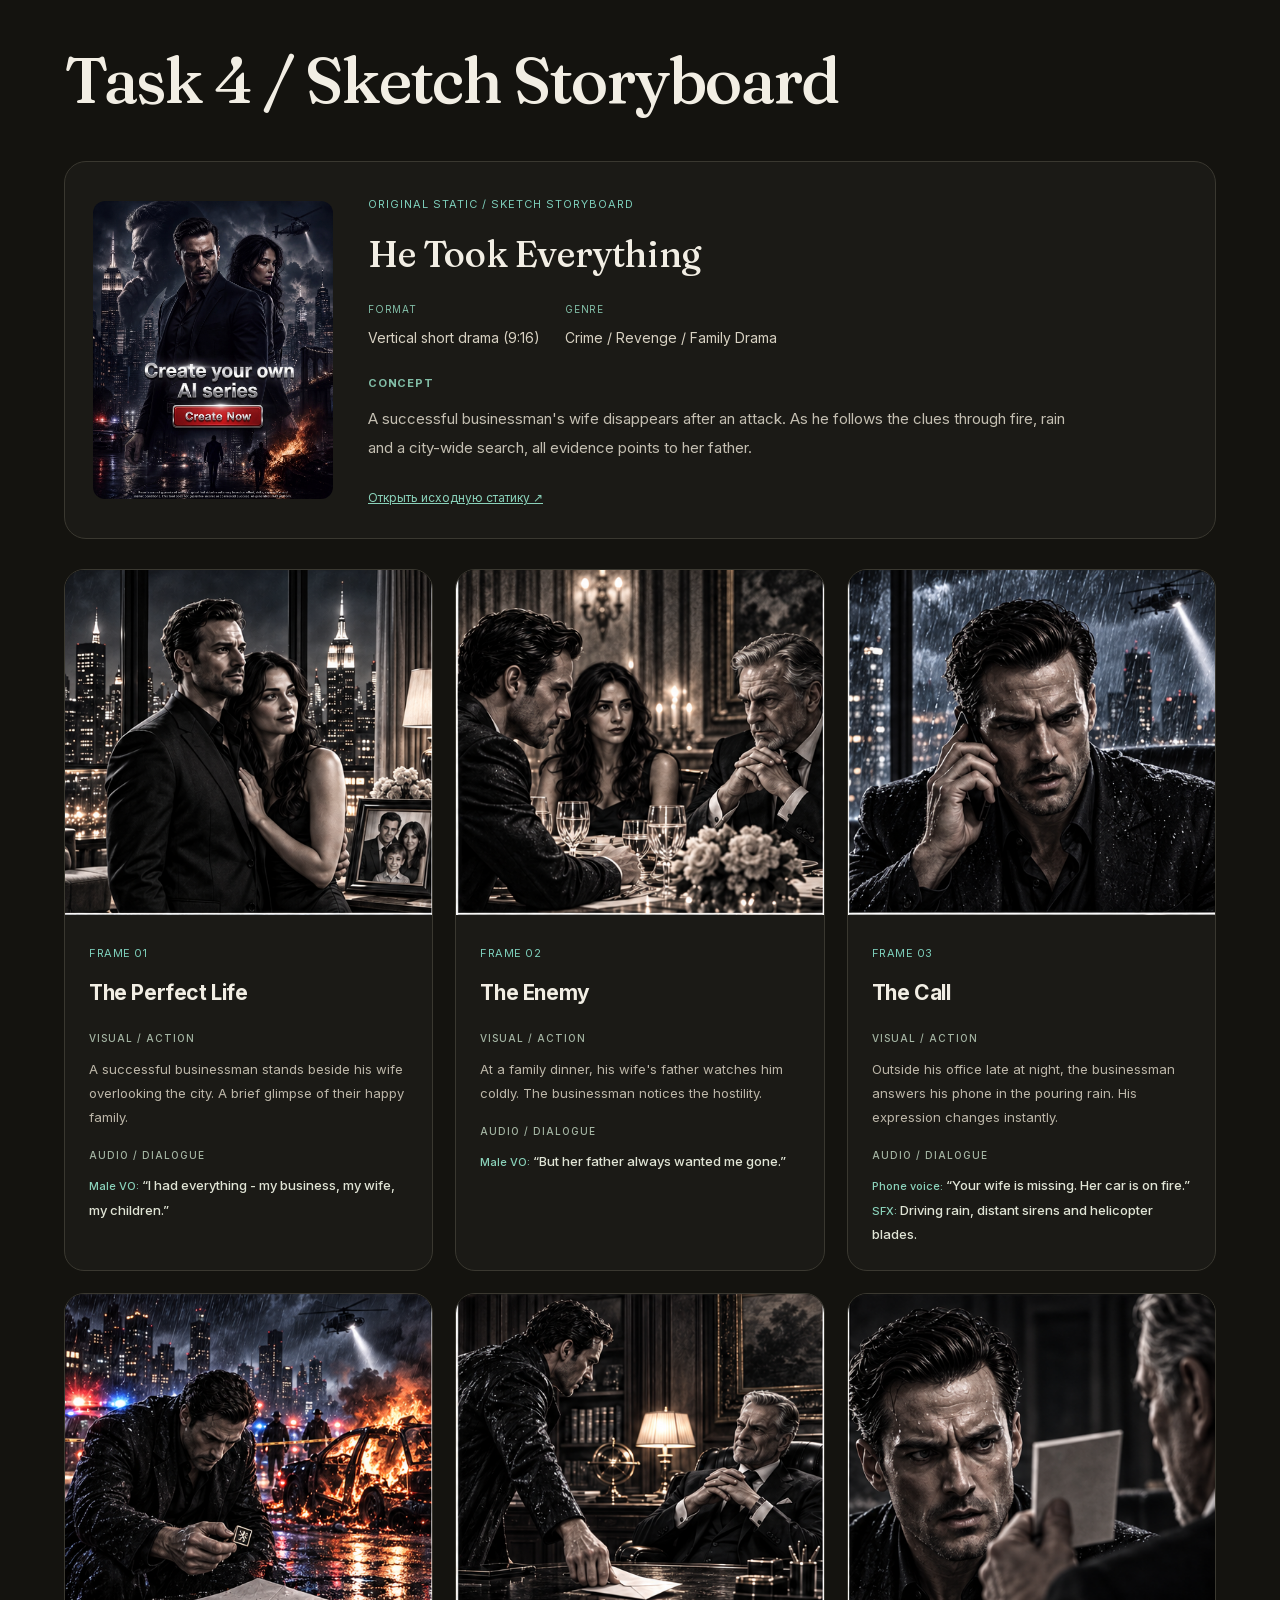
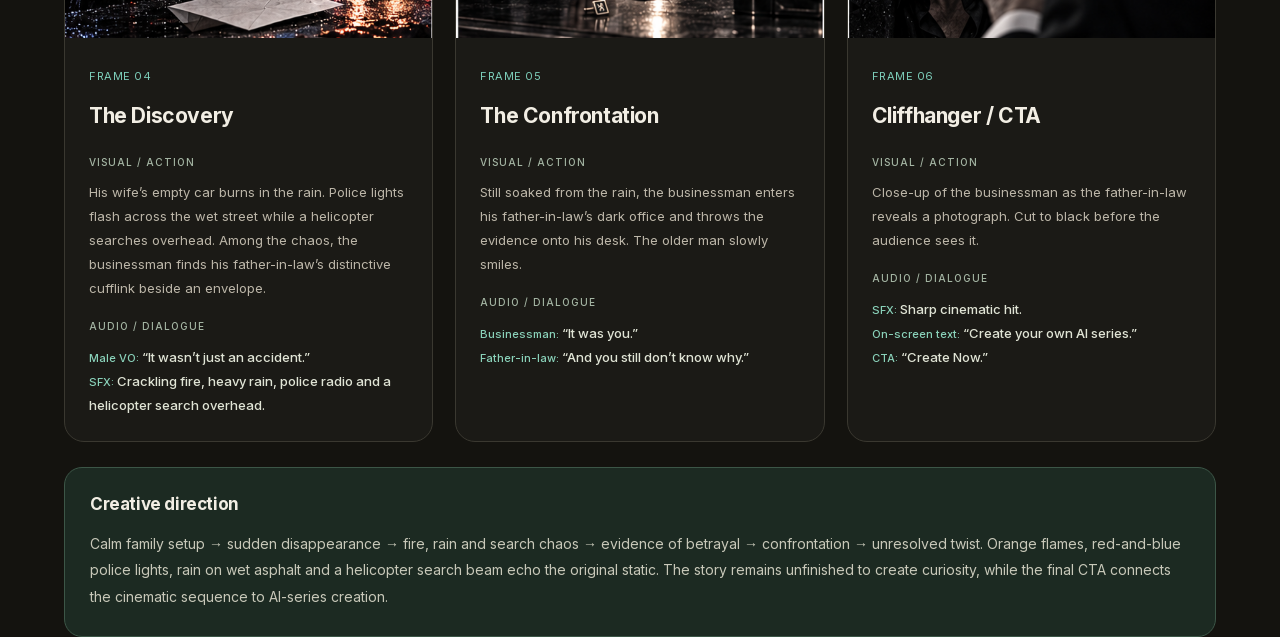
<file: task4/storyboard.html>
<!doctype html><html lang="en"><head><meta charset="utf-8"><meta name="viewport" content="width=device-width,initial-scale=1"><title>Task 4 / He Took Everything</title><link rel="stylesheet" href="../fonts.css"><link rel="stylesheet" href="../style.css?v=20261025-task4-story-v3"></head><body><main class="wrap"><header class="task-simple-header"><h1>Task 4 / Sketch Storyboard</h1></header><div class="t4-story-reference"><a href="source-static.png" target="_blank" rel="noopener"><img src="source-static.png" alt="Original working static: Create your own AI series" width="928" height="1152"></a><div><span class="t4-num">ORIGINAL STATIC / SKETCH STORYBOARD</span><h3>He Took Everything</h3><dl class="t4-story-meta"><div><dt>Format</dt><dd>Vertical short drama (9:16)</dd></div><div><dt>Genre</dt><dd>Crime / Revenge / Family Drama</dd></div></dl><h4>Concept</h4><p>A successful businessman's wife disappears after an attack. As he follows the clues through fire, rain and a city-wide search, all evidence points to her father.</p><a href="source-static.png" target="_blank" rel="noopener">Открыть исходную статику ↗</a></div></div><div class="t4-story-grid"><article class="t4-story-frame"><div class="t4-revenge-shot"><img src="he-took-everything-chaos-v2.png" alt="Frame 01: The Perfect Life" style="left:0%;top:0%" loading="lazy"></div><div class="t4-frame-copy"><span class="t4-frame-time">FRAME 01</span><h3>The Perfect Life</h3><h4>Visual / Action</h4><p>A successful businessman stands beside his wife overlooking the city. A brief glimpse of their happy family.</p><h4>Audio / Dialogue</h4><p class="t4-voice"><strong>Male VO:</strong> “I had everything - my business, my wife, my children.”</p></div></article><article class="t4-story-frame"><div class="t4-revenge-shot"><img src="he-took-everything-chaos-v2.png" alt="Frame 02: The Enemy" style="left:-100%;top:0%" loading="lazy"></div><div class="t4-frame-copy"><span class="t4-frame-time">FRAME 02</span><h3>The Enemy</h3><h4>Visual / Action</h4><p>At a family dinner, his wife's father watches him coldly. The businessman notices the hostility.</p><h4>Audio / Dialogue</h4><p class="t4-voice"><strong>Male VO:</strong> “But her father always wanted me gone.”</p></div></article><article class="t4-story-frame"><div class="t4-revenge-shot"><img src="he-took-everything-chaos-v2.png" alt="Frame 03: The Call" style="left:-200%;top:0%" loading="lazy"></div><div class="t4-frame-copy"><span class="t4-frame-time">FRAME 03</span><h3>The Call</h3><h4>Visual / Action</h4><p>Outside his office late at night, the businessman answers his phone in the pouring rain. His expression changes instantly.</p><h4>Audio / Dialogue</h4><p class="t4-voice"><strong>Phone voice:</strong> “Your wife is missing. Her car is on fire.”<br><strong>SFX:</strong> Driving rain, distant sirens and helicopter blades.</p></div></article><article class="t4-story-frame"><div class="t4-revenge-shot"><img src="he-took-everything-chaos-v2.png" alt="Frame 04: The Discovery" style="left:0%;top:-100%" loading="lazy"></div><div class="t4-frame-copy"><span class="t4-frame-time">FRAME 04</span><h3>The Discovery</h3><h4>Visual / Action</h4><p>His wife’s empty car burns in the rain. Police lights flash across the wet street while a helicopter searches overhead. Among the chaos, the businessman finds his father-in-law’s distinctive cufflink beside an envelope.</p><h4>Audio / Dialogue</h4><p class="t4-voice"><strong>Male VO:</strong> “It wasn’t just an accident.”<br><strong>SFX:</strong> Crackling fire, heavy rain, police radio and a helicopter search overhead.</p></div></article><article class="t4-story-frame"><div class="t4-revenge-shot"><img src="he-took-everything-chaos-v2.png" alt="Frame 05: The Confrontation" style="left:-100%;top:-100%" loading="lazy"></div><div class="t4-frame-copy"><span class="t4-frame-time">FRAME 05</span><h3>The Confrontation</h3><h4>Visual / Action</h4><p>Still soaked from the rain, the businessman enters his father-in-law’s dark office and throws the evidence onto his desk. The older man slowly smiles.</p><h4>Audio / Dialogue</h4><p class="t4-voice"><strong>Businessman:</strong> “It was you.”<br><strong>Father-in-law:</strong> “And you still don’t know why.”</p></div></article><article class="t4-story-frame"><div class="t4-revenge-shot"><img src="he-took-everything-chaos-v2.png" alt="Frame 06: Cliffhanger / CTA" style="left:-200%;top:-100%" loading="lazy"></div><div class="t4-frame-copy"><span class="t4-frame-time">FRAME 06</span><h3>Cliffhanger / CTA</h3><h4>Visual / Action</h4><p>Close-up of the businessman as the father-in-law reveals a photograph. Cut to black before the audience sees it.</p><h4>Audio / Dialogue</h4><p class="t4-voice"><strong>SFX:</strong> Sharp cinematic hit.<br><strong>On-screen text:</strong> “Create your own AI series.”<br><strong>CTA:</strong> “Create Now.”</p></div></article></div><div class="t4-story-direction"><h3>Creative direction</h3><p>Calm family setup → sudden disappearance → fire, rain and search chaos → evidence of betrayal → confrontation → unresolved twist. Orange flames, red-and-blue police lights, rain on wet asphalt and a helicopter search beam echo the original static. The story remains unfinished to create curiosity, while the final CTA connects the cinematic sequence to AI-series creation.</p></div></main></body></html>
</file>
<file: fonts.css>
@font-face{font-family:Inter;font-style:normal;font-weight:100 900;font-display:swap;src:url(fonts/9c72aa0f40e4eef8-s.p.0m6w47a4e5dy9.woff2)format("woff2");unicode-range:U+301,U+400-45F,U+490-491,U+4B0-4B1,U+2116}
@font-face{font-family:Inter;font-style:normal;font-weight:100 900;font-display:swap;src:url(fonts/83afe278b6a6bb3c-s.p.0q-301v4kxxnr.woff2)format("woff2");unicode-range:U+??,U+131,U+152-153,U+2BB-2BC,U+2C6,U+2DA,U+2DC,U+304,U+308,U+329,U+2000-206F,U+20AC,U+2122,U+2191,U+2193,U+2212,U+2215,U+FEFF,U+FFFD}
@font-face{font-family:Fraunces;font-style:italic;font-weight:100 900;font-display:swap;src:url(fonts/3c7c6164b2587822-s.p.0duriy8536ewt.woff2)format("woff2");unicode-range:U+??,U+131,U+152-153,U+2BB-2BC,U+2C6,U+2DA,U+2DC,U+304,U+308,U+329,U+2000-206F,U+20AC,U+2122,U+2191,U+2193,U+2212,U+2215,U+FEFF,U+FFFD}
@font-face{font-family:Fraunces;font-style:normal;font-weight:100 900;font-display:swap;src:url(fonts/03bda585a99c6450-s.p.0zzh68k1~whtc.woff2)format("woff2");unicode-range:U+??,U+131,U+152-153,U+2BB-2BC,U+2C6,U+2DA,U+2DC,U+304,U+308,U+329,U+2000-206F,U+20AC,U+2122,U+2191,U+2193,U+2212,U+2215,U+FEFF,U+FFFD}
</file>
<file: style.css>
@import url('https://fonts.googleapis.com/css2?family=Manrope:wght@400;500;600;700;800&family=Playfair+Display:ital,wght@1,500&display=swap');
:root{--ink:#f2eee4;--paper:#14130f;--lime:#12a594;--line:#343128;--muted:#aba697}*{box-sizing:border-box}html{scroll-behavior:smooth;scroll-padding-top:90px}body{margin:0;background:var(--paper);color:var(--ink);font:15px/1.65 Manrope,Arial,sans-serif}a{color:inherit}button,input{font:inherit}button{cursor:pointer}nav{position:sticky;top:0;z-index:9;display:flex;align-items:center;justify-content:space-between;padding:20px 4vw;background:#14130ff2;border-bottom:1px solid var(--line);backdrop-filter:blur(12px)}.brand{font-size:19px;font-weight:800;letter-spacing:-1px}.brand span{display:inline-block;width:12px;height:12px;background:#8ea758;border-radius:50%;margin-right:9px}.links{display:flex;gap:28px;font-size:12px;font-weight:700}.links a{text-decoration:none}.navbtn,.button{border:1px solid var(--ink);border-radius:50px;padding:11px 19px;background:transparent;text-decoration:none;font-size:12px;font-weight:700}.wrap{max-width:1280px;margin:auto;padding:0 5vw}.hero{padding:75px 0 60px;display:grid;grid-template-columns:1.35fr 1fr;gap:60px;align-items:center}.eyebrow{text-transform:uppercase;font-size:10px;letter-spacing:2px;font-weight:800;display:flex;align-items:center;gap:12px}.eyebrow:before{content:'';width:25px;height:1px;background:currentColor}h1{font-size:clamp(50px,5.8vw,85px);line-height:1.05;letter-spacing:-5px;font-weight:600;margin:30px 0}h1 em{font-family:'Playfair Display',Georgia,serif;font-weight:500;color:#71835c}p{margin:12px 0}.lead{max-width:480px;color:var(--muted);font-size:15px}.heroActions{display:flex;align-items:center;gap:25px;margin-top:30px}.solid{background:var(--ink);color:white;border:0}.small{font-size:11px;color:var(--muted)}.art{position:relative;height:405px;background:#21201b;border-radius:8px;overflow:hidden;display:flex;align-items:center;justify-content:center}.orb{position:absolute;width:280px;height:280px;border:1px solid #b7c1aa;border-radius:50%}.orb:after{content:'';position:absolute;inset:28px;border:1px solid #c0c9b5;border-radius:50%}.mini{position:absolute;left:20px;top:20px;font-size:9px;letter-spacing:2px}.float{transform:rotate(-9deg);width:215px;background:#f9faf5;padding:20px;box-shadow:0 22px 40px #f2eee420;border:1px solid #d2dacb;border-radius:8px}.float b{font-size:62px;letter-spacing:-4px;line-height:1.4}.bars{display:flex;gap:10px;height:100px;align-items:end;margin-top:20px}.bars i{display:block;width:30px;background:#244c3c;border-radius:3px 3px 0 0}.bars i:nth-child(2){background:#8aa773}.bars i:nth-child(3){background:var(--lime)}.tagfloat{position:absolute;bottom:40px;right:15px;padding:13px 20px;background:var(--lime);border-radius:5px;transform:rotate(5deg);font-size:12px;font-weight:800}.stats{display:grid;grid-template-columns:repeat(4,1fr);border-top:1px solid var(--line);border-bottom:1px solid var(--line);padding:22px 0;margin-bottom:70px}.stats>div{border-right:1px solid var(--line);padding-left:24px}.stats>div:first-child{padding:0}.stats>div:last-child{border:0}.stats b{font-size:29px;font-weight:600;display:block;letter-spacing:-1px}.stats span{font-size:11px;color:var(--muted)}section{padding:40px 0 65px;border-bottom:1px solid var(--line)}.heading{display:flex;justify-content:space-between;align-items:end;gap:40px;margin:15px 0 30px}h2{font-size:clamp(30px,3.5vw,48px);letter-spacing:-2px;line-height:1.15;font-weight:600;margin:10px 0}.heading p{max-width:360px;font-size:13px;color:var(--muted)}h3{font-size:19px;line-height:1.4;letter-spacing:-.5px;margin:12px 0}.pill{display:inline-block;padding:5px 10px;border-radius:30px;font-size:10px;font-weight:700;background:#e4e9df}.scale{background:#dcebbd}.stop{background:#f0d6c9}.data{background:#e8e4d7}.toolbar{display:flex;gap:7px;margin:20px 0}.filter{border:1px solid var(--line);background:transparent;border-radius:30px;padding:8px 15px;font-size:11px}.filter.active{background:var(--ink);color:white;border-color:var(--ink)}.tablewrap{overflow-x:auto}table{border-collapse:collapse;width:100%;font-size:12px;white-space:normal}th{text-align:left;font-size:9px;letter-spacing:1px;text-transform:uppercase;color:var(--muted);padding:14px 12px;border-bottom:1px solid var(--ink)}td{padding:18px 12px;border-bottom:1px solid var(--line)}td:first-child{font-size:22px;font-weight:700}td:last-child{max-width:330px;color:var(--muted)}.callout{background:#20241e;padding:25px 30px;border-left:3px solid #7b945b;margin:26px 0;display:grid;grid-template-columns:1fr 2fr;gap:30px}.callout p{font-size:13px;margin:0}.cols{display:grid;grid-template-columns:repeat(3,1fr);gap:18px}.card{padding:25px;border:1px solid var(--line);border-radius:6px}.card p,.card li{font-size:12px;color:var(--muted)}.card ul{padding-left:18px}.metric{font-size:38px;letter-spacing:-2px}.metric small{font-size:11px;letter-spacing:0;color:var(--muted)}.notice{font-size:12px;color:#746143;padding:14px 18px;background:#efeadf;border-radius:4px;margin:20px 0}.dark{background:var(--ink);color:#f5f5ec;padding:45px;border-radius:8px;margin:30px 0}.dark p{color:#b3b4a7;font-size:13px}.dark h3{font-size:26px}.funnel{display:grid;grid-template-columns:repeat(4,1fr);gap:14px;margin-top:24px}.funnel>div{border-top:1px solid #71867a;padding:18px 0}.funnel b{font-size:12px}.funnel span{display:block;font-size:11px;color:#b3b4a7;margin-top:10px}.source{font-size:10px;color:var(--muted)}.competitors{display:grid;grid-template-columns:repeat(2,1fr);gap:18px}.competitors .card{background:#1b1a16}.hypnum{font-family:Georgia,serif;font-style:italic;font-size:55px;color:#819461}.test{border-top:1px solid var(--line);margin-top:20px;padding-top:15px;font-size:11px}.creative img{width:100%;border-radius:5px;display:block}.creative h3{font-size:16px}.creative p{font-size:12px;color:var(--muted)}.downloads{display:flex;gap:8px;margin-top:15px}.downloads a,.downloads button{font-size:10px;border:1px solid var(--line);padding:8px 12px;border-radius:25px;background:transparent;text-decoration:none}.story{display:grid;grid-template-columns:repeat(5,1fr);gap:12px}.frame{padding:15px;background:#24241d;border-radius:5px}.drawing{height:110px;display:flex;align-items:center;justify-content:center;font-size:44px;border-bottom:1px solid #cbd4c2;margin-bottom:15px}.frame b{font-size:11px}.frame p{font-size:11px;color:var(--muted)}.frame .audio{color:var(--ink);font-style:italic}.lab{display:grid;grid-template-columns:1fr 1fr;gap:35px;background:#222b26;padding:35px;border-radius:7px}.lab label{display:block;font-size:12px;margin:12px 0}.lab input{width:100%;accent-color:var(--ink)}.lab output{font-size:48px;letter-spacing:-3px}.plan{display:grid;grid-template-columns:1fr 1fr;gap:35px;margin-top:30px}.plan p{font-size:12px;color:var(--muted)}details{border-top:1px solid var(--line);padding:18px 0}summary{cursor:pointer;font-size:13px;font-weight:700}details p{font-size:12px;color:var(--muted)}footer{padding:35px 0;display:flex;justify-content:space-between;font-size:10px;color:var(--muted)}.author{border:0;border-bottom:1px solid #a9b4a4;background:transparent;width:160px;font-size:11px;color:var(--ink)}@media(max-width:800px){.links{display:none}.hero{grid-template-columns:1fr;padding-top:40px;gap:30px}h1{letter-spacing:-3px}.art{height:300px}.stats{margin-bottom:30px;grid-template-columns:repeat(2,1fr);gap:15px}.stats>div{padding:0;border:0}.cols,.competitors{grid-template-columns:1fr}.heading{display:block}.callout,.lab,.plan{grid-template-columns:1fr}.funnel{grid-template-columns:1fr 1fr}.story{grid-template-columns:1fr 1fr}.dark{padding:25px}.wrap{padding:0 6vw}td,th{padding:12px 8px}table{min-width:750px}section{padding-bottom:40px}.heroActions{gap:12px}.navbtn{padding:8px 12px}}@media print{nav,.toolbar,.downloads,.heroActions{display:none}body{font-size:11px}.wrap{max-width:none}.hero{padding:20px 0}.art{height:250px}section{break-inside:avoid}.card{break-inside:avoid}h1{font-size:50px}a{text-decoration:none}.story{grid-template-columns:repeat(5,1fr)}}

:root{--ink:#f2eee4;--paper:#14130f;--lime:#12a594;--line:#343128;--muted:#b0aa9d;--accent:#12a594}body{font-size:15px;line-height:1.75}a:focus-visible,button:focus-visible,input:focus-visible{outline:2px solid #3dcfbe;outline-offset:5px}::selection{background:#12a594;color:#14130f}nav{margin:16px auto 0;max-width:1400px;width:calc(100% - 40px);border:1px solid #333027;border-radius:50px;top:12px;background:#1b1a16f2;padding:14px 23px;gap:20px}.brand{font-size:14px;letter-spacing:-.5px;text-decoration:none;display:flex;align-items:center;gap:9px}.brand .monogram{font-size:11px;display:grid;place-items:center;background:var(--accent);color:#10221e;width:34px;height:27px;border-radius:7px;font-weight:800;letter-spacing:-1px}.brand span{background:none;width:auto;height:auto;margin:0}.links{gap:22px}.links a{color:#bdb7aa;font-size:11px}.links a.active{color:#49d9c6}.navbtn{color:var(--ink);border-color:#4c473c;font-size:10px;padding:8px 15px}.wrap{max-width:1300px;padding:0 5vw}h1,h2{font-family:Georgia,'Times New Roman',serif;font-weight:400;letter-spacing:-2px}h1{font-size:clamp(50px,5.6vw,86px);line-height:1.08;margin:26px 0}h1 em{font-family:Georgia,serif;color:#56c7b6}h2{font-size:clamp(30px,3.5vw,48px);letter-spacing:-1.5px}h3{font-size:18px;letter-spacing:-.4px}.eyebrow{font-size:9px;letter-spacing:2px;color:#b2ac9e}.eyebrow:before{background:#12a594}.small,.source{color:#b0aa9d}.lead{color:#c6c0b3;font-size:15px}.solid{background:#12a594;color:#0d231f;border:none}.hero{padding:75px 0 65px;gap:65px;grid-template-columns:1.1fr 1fr}.hero .lead{max-width:490px}.heroActions .button{font-size:11px;padding:13px 22px}.art{background:#20211b;border:1px solid #3c3b2f;height:400px}.orb{border-color:#545546}.orb:after{border-color:#3d493d}.float{background:#f2eee4;color:#1b1a17;border-color:#c0c5ae;transform:rotate(-7deg);width:225px}.float .small{color:#6b675e}.float .bars i{background:#1b1a17}.float .bars i:nth-child(2){background:#98b0a3}.float .bars i:nth-child(3){background:#12a594}.tagfloat{background:#12a594;color:#102b24;bottom:28px;right:15px;transform:rotate(4deg)}.mini{color:#b0aa9d}.stats{margin-bottom:0}.stats b{font-family:Georgia,serif;font-weight:400;color:#f2eee4}.stats span{color:#aaa596}.stats div{padding-left:25px}section{padding:50px 0 55px}.heading{margin:12px 0 30px}.heading p{color:#b0aa9d}.pill{background:#302e26;color:#d8d2c3}.scale{background:#133a30;color:#78ddc4}.stop{background:#452c25;color:#edac97}.data{background:#3c3523;color:#e0ca8a}.card{background:#1b1a16;border-color:#343128;padding:26px}.card p,.card li{color:#bbb5a8;font-size:12px}.callout{background:#202b24;border-color:#12a594}.callout p{color:#c6c5b5}.filter{color:#bdb7aa}.filter.active{background:#12a594;color:#102b24;border-color:#12a594}.notice{background:#29261d;color:#d4c6a4;border:1px solid #47402c}.dark{background:#20251e;border:1px solid #3e483b}.dark p,.funnel span{color:#c0c3b0}.funnel>div{border-color:#55654e}.competitors .card{background:#1b1a16}.hypnum{color:#4cb8a6}.downloads button,.downloads a{color:var(--ink)}.lab{background:#1d3029;border:1px solid #355045}.frame{background:#21241c}.frame p{color:#bbb5a8}.frame .audio{color:#e2e2ce}.drawing{border-color:#444a38;color:#59baa3}td:last-child{color:#b0aa9d}th{color:#a8a292}td:first-child{font-size:20px}.metric{color:#f2eee4}.metric small{color:#b0aa9d}footer{gap:20px;color:#a09a8d}.task-section{padding-top:38px;border-bottom:0}.task-section>.eyebrow,.task-section>.heading{display:none}.pagehead{padding:70px 0 32px;border-bottom:1px solid var(--line);display:grid;grid-template-columns:1.5fr 1fr;gap:40px;align-items:end}.pagehead h1{font-size:clamp(43px,5.5vw,72px);margin:20px 0}.pagehead p{color:#bbb5a8;font-size:13px}.pagehead .status{margin-top:20px;display:flex;gap:8px;flex-wrap:wrap}.crumb{font-size:10px;color:#aba595;text-decoration:none}.pagehead .bigindex{font:italic 145px/1 Georgia;color:#3b4438;text-align:right}.routes{display:grid;grid-template-columns:repeat(2,1fr);gap:18px;padding:40px 0}.route{position:relative;border:1px solid var(--line);border-radius:9px;background:#1b1a16;text-decoration:none;padding:28px;display:grid;grid-template-columns:1fr 150px;gap:25px;min-height:275px;transition:border-color .2s,transform .2s}.route:hover{border-color:#12a594;transform:translateY(-3px)}.route h3{font-family:Georgia,serif;font-size:31px;font-weight:400;margin:16px 0}.route p{font-size:12px;color:#b0aa9d}.route .arrow{position:absolute;right:25px;top:23px;color:#64c8b5;font-size:23px}.route .rnum{font-size:10px;letter-spacing:2px;color:#8a9686}.route .preview{display:flex;align-items:center;justify-content:center;gap:8px;overflow:hidden}.route img{height:200px;width:110px;object-fit:cover;border-radius:5px;transform:rotate(6deg);opacity:.9}.route .samplebars{display:flex;align-items:end;gap:10px;height:135px}.samplebars i{width:22px;background:#12a594;border-radius:4px 4px 0 0}.samplebars i:nth-child(2){background:#70968c}.samplebars i:nth-child(3){background:#dcc59a}.route .word{font:italic 50px/1.1 Georgia;color:#72b4a3;transform:rotate(-8deg)}.approach-strip{padding:28px 0;display:flex;align-items:center;justify-content:space-between;gap:30px;border-block:1px solid var(--line)}.approach-strip h3{font:28px Georgia}.approach-strip p{font-size:12px;color:#b0aa9d;max-width:560px}.approach-strip a{white-space:nowrap}.pagenav{display:flex;justify-content:space-between;gap:20px;padding:30px 0;border-top:1px solid var(--line);font-size:12px}.pagenav a{text-decoration:none;color:#61c4b2}.reelnav{display:flex;gap:10px;flex-wrap:wrap;margin:28px 0}.reelnav a{padding:8px 15px;border:1px solid var(--line);border-radius:30px;font-size:12px;text-decoration:none}.videoarticle{margin:40px 0 55px;scroll-margin-top:100px}.reelhead{display:grid;grid-template-columns:270px 1fr;gap:40px}.player{border-radius:9px;overflow:hidden;border:1px solid #414137;background:#090a08}.player video{width:100%;aspect-ratio:9/16;display:block;object-fit:contain}.reelmeta{display:flex;align-items:center;justify-content:space-between}.reelmeta h2{font-size:50px}.vmetrics{display:grid;grid-template-columns:repeat(6,1fr);gap:6px;border-block:1px solid var(--line);padding:16px 0;margin:20px 0}.vmetrics b{font-size:20px;display:block;font-weight:500}.vmetrics span{font-size:9px;color:#b0aa9d;text-transform:uppercase}.observations{display:grid;grid-template-columns:1fr 1fr;gap:25px}.observations h3{font-size:15px}.observations p{font-size:12px;color:#bbb5a8}.observations .mark{font-size:9px;text-transform:uppercase;letter-spacing:1px;color:#6dc5b3}.timeline{display:grid;grid-template-columns:repeat(4,1fr);gap:14px;margin:26px 0}.shot{margin:0}.shot img{width:100%;height:200px;object-fit:cover;object-position:center 25%;border:1px solid #474238;border-radius:5px}.shot figcaption{font-size:10px;color:#ada796;margin-top:8px}.shot strong{color:#dfdccf;font-weight:600;display:block}.conclusion{padding:20px 24px;border:1px solid #3f5749;background:#1c2a22;border-radius:5px;font-size:13px}.conclusion b{color:#7ed0b8}.values{display:grid;grid-template-columns:repeat(2,1fr);gap:18px;margin:30px 0}.value{padding:28px;background:#1b1a16;border:1px solid var(--line);border-radius:6px}.value h3{font-family:Georgia,serif;font-size:29px;font-weight:400}.value p{font-size:12px;color:#b5afa1}.value .application{border-top:1px solid var(--line);padding-top:14px;color:#cdd3bd}.brand-colors{display:grid;grid-template-columns:repeat(4,1fr);gap:14px;margin:25px 0}.swatch{height:100px;border-radius:6px;border:1px solid #454132;display:flex;align-items:end;padding:15px;font:11px monospace}.home-note{font-size:11px;color:#a39c8f;margin:22px 0}.statusline{display:flex;gap:10px;flex-wrap:wrap}.diagram{display:flex;gap:9px;align-items:center;margin-top:30px}.diagram span{flex:1;border:1px solid var(--line);padding:15px;border-radius:4px;font-size:11px}.diagram i{color:#12a594;font-style:normal}.evidence-table{min-width:700px}.evidence-table td:first-child{font-size:12px}.task-section .source{margin-bottom:20px}.task-section .creatives .creative p{min-height:64px}.route .pill{font-size:9px}.micro{font-size:9px;text-transform:uppercase;letter-spacing:1.5px;color:#9a9485}.topline{display:flex;justify-content:space-between;align-items:center;gap:20px;padding:25px 0 0;font-size:9px;color:#9a9485}.siteid{overflow-wrap:anywhere;font-size:10px;letter-spacing:.4px}.gridline{background:linear-gradient(90deg,transparent 49.5%,#52524622 50%,transparent 50.5%);position:absolute;inset:0}.floating-note{position:absolute;left:15px;bottom:26px;color:#9caa91;font-size:9px;writing-mode:vertical-rl;transform:rotate(180deg)}
@media(max-width:1000px){.links{gap:14px}.links a{font-size:10px}.navbtn{display:none}.reelhead{grid-template-columns:240px 1fr;gap:25px}.vmetrics{grid-template-columns:repeat(3,1fr);row-gap:15px}.route{grid-template-columns:1fr 100px}.route img{width:90px}.route .word{font-size:38px}}
@media(max-width:700px){nav{padding:12px 16px;width:calc(100% - 24px);border-radius:15px;flex-wrap:wrap;gap:10px}.brand{font-size:13px}.links{display:flex;order:3;overflow-x:auto;width:100%;gap:18px;padding-top:8px;border-top:1px solid #343128;white-space:nowrap}.links a{font-size:10px}.wrap{padding:0 6vw}.hero{grid-template-columns:1fr;padding:40px 0;gap:30px}h1{font-size:50px;letter-spacing:-2px}.art{height:310px}.stats{margin-bottom:0}.pagehead{padding-top:40px;grid-template-columns:1fr;gap:0}.pagehead .bigindex{display:none}.pagehead h1{font-size:46px}.routes{grid-template-columns:1fr}.route{min-height:230px;grid-template-columns:1fr 100px;padding:23px}.route h3{font-size:28px}.route img{height:165px;width:85px}.reelhead{grid-template-columns:1fr}.player{max-width:270px;margin:auto;width:100%}.observations{gap:18px}.timeline{grid-template-columns:repeat(4,1fr);gap:6px}.shot img{height:140px}.shot figcaption{font-size:9px}.values{grid-template-columns:1fr}.brand-colors{grid-template-columns:1fr 1fr}.approach-strip{display:block}.approach-strip a{display:inline-block;margin-top:15px}.topline{flex-wrap:wrap}.statusline{gap:6px}.diagram{flex-wrap:wrap}.diagram span{min-width:120px}.story{grid-template-columns:1fr}.drawing{height:90px}.task-section{padding-top:25px}.pagenav{font-size:11px}.reelmeta h2{font-size:44px}.conclusion{font-size:12px}.siteid{font-size:9px}}
@media print{body{background:white;color:#222}.links,nav,.pagenav,.downloads,.reelnav{display:none}.card,.value,.dark,.notice,.lab,.frame,.conclusion{background:#f4f4ee;color:#222}.card p,.value p,.observations p,.small,.source,p{color:#444!important}.pagehead{padding-top:0}.bigindex{display:none}h1,h2,h3,.metric,.vmetrics b{color:#222}.reelhead{grid-template-columns:160px 1fr}.reelmeta h2{font-size:28px}.shot img{height:150px}.videoarticle{break-inside:avoid}footer{display:none}}
@media(max-width:850px){nav{flex-wrap:wrap;border-radius:15px}.links{display:flex;order:3;width:100%;overflow-x:auto;padding-top:9px;border-top:1px solid #343128;gap:20px;white-space:nowrap}.links a{font-size:10px}.navbtn{display:none}html{scroll-padding-top:125px}}

/* NVS reference refinement: Inter body; Fraunces Latin display with Cyrillic serif fallback. */
body,button,input{font-family:Inter,Arial,sans-serif}h1,h2,h1 em,h2 em,.route h3,.value h3,.stats b,.approach-strip h3{font-family:Fraunces,Georgia,'Times New Roman',serif;font-weight:500;font-style:normal}h1 em,h2 em{color:#f2eee4}body{background:#14130f;color:#f2eee4}.card,.value,.route{background:#21201b;border-color:#3a3830;border-radius:22px}.dark,.art,.callout,.lab{border-radius:22px}.route{padding:32px}.links{gap:10px;align-items:center}.links a{font-size:15px;font-weight:600;padding:10px 12px;border-radius:25px;color:#c4bfb2;line-height:1.3;transition:background .2s,color .2s}.links a:hover{background:#2b2b23;color:#f2eee4}.links a.active{color:#51dac9;background:#12a5941f}.brand{font-size:17px;white-space:nowrap}.brand .monogram{width:42px;height:36px;font-size:15px;border-radius:11px}nav{max-width:1500px;padding:14px 22px}.navbtn{display:none}.wrap{max-width:1400px}h1{line-height:1.12}.ref-intro{max-width:680px;color:#bdb7aa;font-size:14px}.reference-board{display:grid;grid-template-columns:repeat(3,1fr);gap:20px;margin-top:28px}.ref-card{border:1px solid #3a3830;background:#21201b;border-radius:22px;overflow:hidden}.ref-card .ref-copy{padding:25px}.ref-card h3{font-size:21px}.ref-card p{font-size:13px;color:#bdb7aa}.ref-card img{display:block;width:100%;height:300px;object-fit:cover;object-position:top}.ref-card .ref-label{font-size:10px;text-transform:uppercase;letter-spacing:1.3px;color:#56cbbb}.ref-card a{font-size:12px;color:#72c8b7}.ref-wide{display:grid;grid-template-columns:1.5fr 1fr;border:1px solid #3a3830;border-radius:24px;overflow:hidden;background:#21201b;margin-top:30px}.ref-wide img{width:100%;height:100%;object-fit:cover;object-position:top}.ref-wide>div{padding:35px}.ref-wide h3{font-family:Fraunces,Georgia,serif;font-size:32px;font-weight:500}.ref-wide p{font-size:13px;color:#bdb7aa}.reference-board .abstract{height:170px;padding:30px;background:#1b1a16;display:flex;align-items:center;font-family:Fraunces,Georgia,serif;font-size:37px;color:#f2eee4;line-height:1.2}.ref-note{font-size:11px;color:#aba595;margin-top:20px}.ref-title{display:flex;align-items:end;justify-content:space-between;gap:20px}.ref-title p{max-width:400px;font-size:12px;color:#aba595}.pagehead .bigindex{font-family:Fraunces,Georgia,serif}.pill{line-height:1.5}
@media(max-width:1250px){nav{flex-wrap:wrap;border-radius:24px}.links{display:flex;order:3;width:100%;padding-top:12px;border-top:1px solid #343128;gap:12px;overflow-x:auto;white-space:nowrap}.links a{font-size:16px;padding:10px 14px}.brand{font-size:18px}.brand .monogram{width:44px;height:38px}.reference-board{grid-template-columns:repeat(2,1fr)}}
@media(max-width:700px){nav{padding:15px 18px}.links{gap:4px}.links a{font-size:15px;padding:10px 12px;flex-shrink:0}.brand{font-size:16px}.reference-board,.ref-wide{grid-template-columns:1fr}.ref-wide>div{padding:25px}.ref-wide img{height:auto}.ref-title{display:block}.ref-card img{height:330px}.route{padding:25px}h1{font-size:46px}.pagehead h1{font-size:43px}html{scroll-padding-top:150px}}
@media(max-width:1250px){.links{flex-wrap:wrap;overflow:visible;gap:4px 10px}.links a{flex-shrink:0}}
@media(max-width:950px){.hero{grid-template-columns:1fr;gap:35px;padding-top:50px}.hero h1{font-size:clamp(45px,7vw,66px)}.hero .art{height:350px;max-width:650px;width:100%}.pagehead{grid-template-columns:1fr}.pagehead .bigindex{display:none}html{scroll-padding-top:190px}}
@media(max-width:950px){.ref-wide{grid-template-columns:1fr}.ref-wide img{height:auto;object-fit:contain}}

/* Task 1: user-supplied final answer */
.task1-groups{display:grid;grid-template-columns:repeat(3,1fr);gap:20px;margin-top:30px}.task1-group{border:1px solid #3a3830;background:#1b1a16;border-radius:22px;padding:24px}.task1-group-title{display:flex;justify-content:space-between;gap:10px;align-items:center;margin-bottom:20px}.task1-decision{padding:10px 0}.task1-decision+.task1-decision{border-top:1px solid #343128;margin-top:12px;padding-top:20px}.task1-decision p{font-size:14px;color:#c4bfb2}.task1-decision strong{color:#f2eee4}.task1-answer h2{font-size:36px;max-width:1000px}.task1-details{max-width:960px}.task1-details p,.task1-details li{font-size:15px;color:#c4bfb2;line-height:1.85}.task1-details strong{color:#f2eee4}.task1-details h3{font-size:24px;margin:38px 0 18px}.task1-details ul{padding-left:24px}.task1-details li{padding-left:6px;margin:13px 0}.task1-details li::marker{color:#12a594}.task1-details p:has(>strong:only-child){font-size:21px;margin-top:32px}.task1-details>p:first-of-type{padding:22px 26px;border-left:3px solid #12a594;background:#1c2a22;border-radius:0 12px 12px 0}.task1-groups .small{white-space:nowrap;font-size:10px}@media(max-width:1000px){.task1-groups{grid-template-columns:1fr}.task1-group{padding:24px}.task1-decision p{font-size:15px}}@media(max-width:700px){.task1-answer h2{font-size:29px}.task1-details p,.task1-details li{font-size:14px}.task1-details h3{font-size:21px}}

/* Task 1: full decision matrix with user-provided reasoning. */
.sr-only{position:absolute;width:1px;height:1px;padding:0;margin:-1px;overflow:hidden;clip:rect(0,0,0,0);white-space:nowrap;border:0}.decision-table-scroll{margin-top:28px;overflow-x:auto;border:1px solid #3a3830;border-radius:20px;background:#1b1a16;scrollbar-color:#545044 #1b1a16;scrollbar-width:thin}.decision-table{width:100%;min-width:1120px;table-layout:fixed;border-collapse:collapse;font-size:13px}.decision-table .col-id{width:4%}.decision-table .col-format{width:7%}.decision-table .col-spend{width:8%}.decision-table .col-sub{width:5%}.decision-table .col-cac{width:10%}.decision-table .col-roi{width:7%}.decision-table .col-result{width:15%}.decision-table .col-reason{width:44%}.decision-table thead th{background:#21201b;color:#bdb7aa;font-size:10px;letter-spacing:1px;text-align:left;padding:20px 12px;border-bottom:1px solid #494537;vertical-align:top}.decision-table .th-definition{display:block;margin-top:7px;text-transform:none;font-weight:400;letter-spacing:0;line-height:1.5;font-size:10px}.decision-table tbody th{font-size:27px;letter-spacing:0;color:#f2eee4;padding:25px 12px;vertical-align:top;text-align:left;border-bottom:1px solid #343128}.decision-table td{padding:25px 12px;vertical-align:top;border-bottom:1px solid #343128;color:#d8d2c3;line-height:1.75}.decision-table tbody tr:last-child td,.decision-table tbody tr:last-child th{border-bottom:0}.decision-table tbody tr:hover{background:#ffffff03}.decision-table .numeric{white-space:nowrap;font-variant-numeric:tabular-nums}.decision-table .pill{white-space:nowrap;font-size:10px;padding:6px 10px}.decision-table td.reasoning{max-width:none;font-size:13px;color:#c4bfb2;overflow-wrap:break-word}.decision-table .reasoning p{margin:0 0 14px}.decision-table .reasoning p:last-child{margin-bottom:0}.decision-table .reasoning ul,.decision-table .reasoning ol{margin:10px 0 18px;padding-left:19px}.decision-table .reasoning li{margin:8px 0;padding-left:3px}.decision-table .reasoning ul:last-child,.decision-table .reasoning ol:last-child{margin-bottom:0}.decision-table .reasoning strong{color:#eee9df;font-weight:600}.decision-table .reasoning .needed-label{margin-top:24px;font-weight:600;color:#f2eee4}.decision-table .reasoning li::marker{color:#7cb8a8}@media(max-width:700px){.decision-table-scroll{border-radius:14px}.decision-table td.reasoning{font-size:13px}}
@media print{.decision-table-scroll{overflow:visible;border-radius:0}.decision-table{min-width:0;font-size:9px}.decision-table td.reasoning{font-size:9px}.decision-table td,.decision-table thead th,.decision-table tbody th{padding:10px 6px;color:#222}.decision-table .reasoning strong{color:#222}.decision-table .pill{font-size:8px;white-space:normal}.decision-table thead{display:table-header-group}.decision-table tr{break-inside:avoid}}

/* Interactive column alignment; compact row identifiers. */
.decision-table tbody th[scope="row"]{font-family:Inter,Arial,sans-serif;font-size:14px;font-weight:600;line-height:1.75;text-align:center;letter-spacing:0;padding:25px 10px;font-variant-numeric:normal}.decision-table thead th:first-child{text-align:center}.column-align-button{display:inline-flex;align-items:center;justify-content:inherit;gap:8px;background:transparent;border:0;padding:0;color:inherit;font:inherit;letter-spacing:inherit;text-transform:inherit;cursor:pointer;max-width:100%;line-height:1.5}.column-align-button:hover{color:#63d2c1}.column-align-button:focus-visible{outline:2px solid #12a594;outline-offset:6px;border-radius:2px}.column-align-icon{flex:none;stroke:currentColor;fill:none;stroke-width:1.4;opacity:.65}.column-align-button:hover .column-align-icon{opacity:1}.table-align-hint{font-size:11px;color:#aaa393;margin-top:13px}.decision-table td[data-column-alignment="center"] ul,.decision-table td[data-column-alignment="center"] ol{list-style-position:inside;padding-left:0}.decision-table td[data-column-alignment="right"] ul,.decision-table td[data-column-alignment="right"] ol{list-style-position:inside;padding-left:0}@media print{.column-align-icon,.table-align-hint{display:none}.decision-table tbody th[scope="row"]{font-size:10px;padding:10px 6px}}

/* All eight headings align their own column; IDs use the same scale as data. */
.decision-table .col-id{width:5%}.decision-table .col-format{width:8%}.decision-table .col-sub{width:6%}.decision-table .col-reason{width:41%}.decision-table thead th{padding-left:10px;padding-right:10px}.column-align-button{gap:6px}.decision-table tbody th[scope="row"]{font-family:Inter,Arial,sans-serif;font-size:13px;font-weight:500;line-height:1.75;padding:25px 10px;text-align:left;letter-spacing:0}.decision-table thead th:first-child{text-align:left}.decision-table .reasoning .needed-label{text-align:inherit}@media print{.decision-table tbody th[scope="row"]{font-size:9px;padding:10px 6px}}

/* Task 1 / Part 2 — choice, constants, test plan, success criteria. */
.creative-iteration{padding:65px 0 55px;scroll-margin-top:150px}.iteration-heading{max-width:1000px;margin-bottom:32px}.iteration-heading h2{font-size:clamp(32px,3.4vw,46px);line-height:1.2;margin-top:18px}.creative-choice{display:grid;grid-template-columns:minmax(0,1.45fr) minmax(280px,1fr);gap:48px;padding:36px;background:#1c2a22;border:1px solid #3c5647;border-radius:24px;align-items:center}.creative-choice h3{font-family:Fraunces,Georgia,serif;font-size:33px;font-weight:500;line-height:1.25;margin:20px 0 16px}.creative-choice-copy p{color:#c8c8b9;font-size:14px;line-height:1.8;margin:0}.choice-metrics{margin:0;display:grid;grid-template-columns:1fr 1fr;gap:25px 30px;border-left:1px solid #3b5142;padding-left:35px}.choice-metrics div{border-bottom:1px solid #354b3d;padding-bottom:17px}.choice-metrics dt{font-size:10px;letter-spacing:1.5px;text-transform:uppercase;color:#b1c0af}.choice-metrics dd{font-family:Fraunces,Georgia,serif;font-size:38px;line-height:1.2;margin:10px 0 0;color:#f2eee4;font-variant-numeric:tabular-nums}.creative-iteration nav.iteration-jumps{position:static;top:auto;z-index:auto;width:auto;max-width:none;margin:24px 0 42px;padding:0;background:none;border:0;border-radius:0;backdrop-filter:none;justify-content:flex-start;gap:10px;display:flex;flex-wrap:wrap}.iteration-jumps a{font-size:11px;text-decoration:none;padding:9px 15px;border:1px solid #3a3830;border-radius:24px;color:#c4bfb2}.iteration-jumps a:hover{border-color:#12a594;color:#6ed1bf}.iteration-block{margin:42px 0;scroll-margin-top:150px}.iteration-index{font-size:10px;color:#74b6a3;letter-spacing:1.6px}.iteration-subheading h3,.iteration-evaluation h3{font-size:24px;font-weight:500;letter-spacing:-.6px;margin:11px 0 22px}.keep-elements{display:grid;grid-template-columns:repeat(3,1fr);list-style:none;gap:22px;margin:0;padding:0}.keep-elements li{display:flex;align-items:flex-start;gap:13px;padding:22px 0;border-top:1px solid #3b3a2e}.keep-mark{color:#72c4aa;font-size:15px}.keep-elements h4{font-size:15px;font-weight:600;margin:0 0 10px;line-height:1.5}.keep-elements p{font-size:13px;color:#bcb6a8;margin:0;line-height:1.8}.iteration-tests{display:grid;grid-template-columns:1fr 1fr;gap:18px;list-style:none;margin:0;padding:0;counter-reset:test}.iteration-tests>li{background:#21201b;border:1px solid #3a3830;border-radius:22px;padding:28px;display:flex;flex-direction:column;align-items:flex-start}.test-step{font-family:Fraunces,Georgia,serif;color:#86b5a5;font-size:27px;line-height:1;margin-bottom:19px}.iteration-tests h4{font-size:20px;line-height:1.4;letter-spacing:-.4px;font-weight:600;margin:0 0 12px}.iteration-tests>li>p{font-size:14px;line-height:1.8;color:#c4bfb2;margin:0 0 24px}.test-hypothesis{border-top:1px solid #3b392f;width:100%;padding-top:17px;margin-top:auto}.test-hypothesis>span{font-size:10px;color:#76bdac;letter-spacing:1.1px;text-transform:uppercase}.test-hypothesis p{font-size:13px;line-height:1.8;color:#c4bfb2;margin:9px 0 0}.iteration-evaluation{display:grid;grid-template-columns:1.3fr 1fr;gap:40px;background:#1b1a16;border:1px solid #343128;padding:30px;border-radius:22px;margin-top:44px;scroll-margin-top:150px}.iteration-evaluation h3{margin-bottom:15px}.iteration-evaluation>div>p{font-size:14px;color:#c4bfb2;margin:0;line-height:1.8}.evaluation-metrics{display:flex;flex-direction:column;justify-content:center;gap:22px;padding-left:30px;border-left:1px solid #343128}.evaluation-metrics span{font-size:10px;color:#aaa393;text-transform:uppercase;letter-spacing:1px}.evaluation-metrics p{font-size:16px;color:#eee9df;margin:8px 0 0;font-weight:500}.evaluation-metrics b{color:#5ca993;padding:0 5px;font-weight:400}.iteration-goal{display:grid;grid-template-columns:auto 1fr auto;align-items:center;gap:24px;margin-top:22px;padding:27px 30px;border-block:1px solid #384c3f}.iteration-goal>span:first-child{font-size:11px;text-transform:uppercase;letter-spacing:1.3px;color:#7ac8b2}.iteration-goal p{font-family:Fraunces,Georgia,serif;font-size:24px;line-height:1.5;margin:0;max-width:890px}.goal-arrow{color:#73c6af;font-size:31px}@media(max-width:900px){.creative-choice{gap:25px;padding:28px;grid-template-columns:1.25fr 1fr}.choice-metrics{padding-left:22px;gap:20px}.choice-metrics dd{font-size:30px}.keep-elements{grid-template-columns:1fr}.keep-elements li{padding:20px 0}.iteration-evaluation{grid-template-columns:1fr;gap:25px}.evaluation-metrics{padding:22px 0 0;border-left:0;border-top:1px solid #343128;display:grid;grid-template-columns:1fr 1fr}.iteration-goal p{font-size:22px}}@media(max-width:650px){.creative-iteration{padding-top:40px}.creative-choice{grid-template-columns:1fr;padding:24px;gap:25px}.creative-choice h3{font-size:29px}.choice-metrics{border-left:0;border-top:1px solid #3b5142;padding:25px 0 0;gap:20px}.choice-metrics dd{font-size:32px}.iteration-tests{grid-template-columns:1fr}.iteration-tests>li{padding:24px}.iteration-subheading h3,.iteration-evaluation h3{font-size:22px}.evaluation-metrics{grid-template-columns:1fr}.iteration-evaluation{padding:24px}.iteration-goal{grid-template-columns:1fr auto;padding:23px 0;gap:13px}.iteration-goal>span:first-child{grid-column:1/-1}.iteration-goal p{font-size:22px}.iteration-jumps a{font-size:10px;padding:8px 12px}}@media print{.iteration-jumps{display:none!important}.creative-choice,.iteration-tests>li,.iteration-evaluation{background:#f7f7f2;border-color:#ccc;break-inside:avoid}.choice-metrics dd,.creative-choice h3,.iteration-goal p{color:#222}.creative-choice{grid-template-columns:1.3fr 1fr}.iteration-tests{grid-template-columns:1fr 1fr}.choice-metrics dd{font-size:26px}.keep-elements{grid-template-columns:repeat(3,1fr)}.iteration-tests>li{padding:18px}.creative-iteration nav{display:none!important}}

/* Task 3 / evidence-led creative strategy. */
.audit-section{padding:65px 0;border-top:1px solid #343128;scroll-margin-top:160px}.audit-section>h2{font-size:clamp(31px,3.7vw,49px);line-height:1.2;margin:18px 0 22px;max-width:1000px}.audit-intro{max-width:840px;color:#c4bfb2;font-size:16px;line-height:1.8;margin-bottom:32px}.audit-summary{display:grid;grid-template-columns:1.4fr 1fr;gap:42px;background:#1c2a22;border:1px solid #3c5647;border-radius:24px;padding:34px;margin:20px 0 30px}.audit-summary h3{font-size:29px;line-height:1.3;margin:16px 0}.audit-summary p{font-size:14px;line-height:1.8;color:#c8c8b9;margin:12px 0}.audit-legend{border-left:1px solid #3b5142;padding-left:30px;align-self:center}.audit-legend .pill{display:table;margin-bottom:9px}.audit-legend h4{font-size:17px;margin:0 0 18px}.audit-jumps{display:flex;gap:9px;flex-wrap:wrap;margin:25px 0 45px}.audit-jumps a{padding:10px 15px;border:1px solid #3a3830;border-radius:30px;color:#c4bfb2;text-decoration:none;font-size:12px}.audit-jumps a:hover,.audit-jumps a:focus-visible{color:#63d2c1;border-color:#12a594}.audit-method{font-size:12px;line-height:1.8;color:#aaa393;max-width:1000px;margin:20px 0 28px}.audit-grid{display:grid;grid-template-columns:repeat(3,minmax(0,1fr));gap:20px;margin:26px 0}.audit-grid.two{grid-template-columns:repeat(2,minmax(0,1fr))}.audit-card{background:#1b1a16;border:1px solid #3a3830;border-radius:22px;padding:27px;min-width:0;display:flex;flex-direction:column}.audit-card h3{font-size:23px;line-height:1.35;margin:17px 0}.audit-card p{font-size:14px;line-height:1.85;color:#c4bfb2;margin:0 0 17px}.audit-card b,.audit-table b,.audit-summary b{color:#f2eee4;font-weight:600}.audit-card-top{display:flex;align-items:flex-start;justify-content:space-between;gap:16px}.audit-card .test-step{margin:0}.audit-tag{font-size:10px;text-align:right;color:#aaa393;line-height:1.6}.audit-card>.pill{align-self:flex-start;white-space:normal}.audit-source{display:flex;flex-direction:column;gap:10px;border-top:1px solid #343128;padding-top:18px;margin-top:auto;font-size:11px;overflow-wrap:anywhere}.audit-source a{color:#7dceba;text-decoration:none}.audit-source a:hover{text-decoration:underline}.audit-source span{color:#999383;font-size:10px}.audit-evidence{margin:0;background:#21201b;border:1px solid #3a3830;border-radius:18px;overflow:hidden;min-width:0}.audit-evidence a{display:block}.audit-evidence img{width:100%;height:340px;object-fit:contain;object-position:top;background:#111;display:block}.audit-evidence figcaption{font-size:11px;line-height:1.6;padding:15px 18px;color:#bdb7aa}.audit-card .audit-evidence{margin:-9px -9px 12px}.audit-card .audit-evidence img{height:300px}.audit-note{font-size:12px;line-height:1.8;color:#bcb6a8;border-left:2px solid #a69355;padding:15px 22px;background:#232117;margin:25px 0;border-radius:0 10px 10px 0}.audit-table-wrap{overflow-x:auto;border:1px solid #3a3830;border-radius:20px}.audit-table{border-collapse:collapse;width:100%;min-width:820px;table-layout:fixed}.audit-table thead th{text-align:left;padding:20px;background:#21201b;color:#a8b9a9;font-size:11px;letter-spacing:.5px}.audit-table td,.audit-table tbody th{padding:23px 20px;text-align:left;vertical-align:top;color:#c4bfb2;font-size:13px;line-height:1.85;border-top:1px solid #343128;font-weight:400}.audit-table tbody th{color:#f2eee4;font-weight:500}.audit-table th:first-child{width:22%}.audit-table tbody tr:hover{background:#ffffff03}.audit-card.limited{background:#201e18}.audit-details{margin:26px 0;background:#1b1a16;border:1px solid #3a3830;border-radius:18px;padding:22px}.audit-details summary{cursor:pointer;font-size:14px;color:#d5cebd;line-height:1.6}.audit-details p{font-size:13px;line-height:1.8;color:#bcb6a8}.audit-path{display:grid;grid-template-columns:repeat(4,minmax(0,1fr));gap:0;border-block:1px solid #3a3830;margin:30px 0}.audit-path>div{padding:25px 22px;border-right:1px solid #3a3830}.audit-path>div:first-child{padding-left:0}.audit-path>div:last-child{border-right:0}.audit-path b{font-size:11px;color:#7dceba;letter-spacing:.5px}.audit-path h3{font-size:20px;line-height:1.4;margin:14px 0}.audit-path p{font-size:13px;color:#bcb6a8;line-height:1.8}.audit-product{display:grid;grid-template-columns:1.3fr 1fr;gap:40px;border:1px solid #3a3830;background:#21201b;border-radius:22px;padding:30px;margin-top:32px}.audit-product h3{font-size:24px;margin:17px 0}.audit-product p{font-size:14px;color:#bcb6a8;line-height:1.85}.audit-product-limit{border-left:1px solid #3a3830;padding-left:28px;align-self:center}.audit-product-limit b{font-size:12px;color:#d3bd7a}.audit-hyp{border:1px solid #3a3830;background:#1b1a16;border-radius:24px;padding:32px;margin:24px 0}.audit-hyp-head{display:flex;gap:25px;align-items:flex-start}.audit-hyp .hypnum{flex:none;font-size:40px;line-height:1.3}.audit-hyp-head h3{font-size:28px;line-height:1.35;max-width:850px;margin:16px 0}.audit-hyp p{font-size:14px;line-height:1.85;color:#c4bfb2}.audit-hyp-head p{max-width:850px;margin:0}.audit-hook{border-block:1px solid #343e32;color:#9bd2b8;font-family:Fraunces,Georgia,serif;font-size:clamp(24px,2.6vw,36px);line-height:1.35;padding:26px 0;margin:26px 0}.audit-hyp h4{font-size:13px;color:#f2eee4;margin:0 0 10px}.audit-hyp .audit-grid{gap:45px}.audit-risk{font-size:12px;color:#aba595;line-height:1.8;padding-top:20px;border-top:1px solid #343128}.audit-risk b{color:#d3bd7a}.audit-coverage{display:grid;grid-template-columns:repeat(3,minmax(0,1fr));gap:25px}.audit-coverage>div{border-top:1px solid #3a3830;padding-top:22px}.audit-coverage p{font-size:13px;line-height:1.85;color:#bcb6a8}.audit-source-list{display:flex;gap:15px 28px;flex-wrap:wrap;border-top:1px solid #343128;padding-top:25px;margin-top:25px;font-size:12px}.audit-source-list a{color:#80c9b4}.audit-card a:focus-visible,.audit-source-list a:focus-visible,.audit-evidence a:focus-visible{outline:2px solid #12a594;outline-offset:4px}
@media(max-width:1050px){.audit-grid{grid-template-columns:repeat(2,minmax(0,1fr))}.audit-summary{grid-template-columns:1.2fr 1fr;gap:25px}.audit-path{grid-template-columns:repeat(2,minmax(0,1fr))}.audit-path>div:nth-child(2){border-right:0}.audit-path>div:nth-child(3){padding-left:0}.audit-path>div:nth-child(n+3){border-top:1px solid #3a3830}.audit-table{min-width:800px}.audit-product{gap:24px}}
@media(max-width:700px){.audit-section{padding:40px 0;scroll-margin-top:200px}.audit-intro{font-size:14px}.audit-summary,.audit-grid,.audit-grid.two,.audit-product,.audit-coverage{grid-template-columns:1fr}.audit-summary{padding:24px}.audit-summary h3{font-size:26px}.audit-legend{padding:22px 0 0;border-left:0;border-top:1px solid #3b5142}.audit-card{padding:24px}.audit-card h3{font-size:22px}.audit-evidence img,.audit-card .audit-evidence img{height:280px}.audit-hyp{padding:23px}.audit-hyp-head{gap:14px}.audit-hyp .hypnum{font-size:30px}.audit-hyp-head h3{font-size:23px}.audit-hyp .audit-grid{gap:15px}.audit-product{padding:24px}.audit-product-limit{border-left:0;border-top:1px solid #3a3830;padding:22px 0 0}.audit-path>div{padding:21px 15px}.audit-path h3{font-size:18px}.audit-jumps a{padding:9px 12px;font-size:11px}.audit-table-wrap{border-radius:14px}}
@media print{.audit-jumps{display:none}.audit-section{padding:25px 0}.audit-card,.audit-hyp,.audit-summary,.audit-product{background:#fafaf7;border-color:#ccc;break-inside:avoid}.audit-card p,.audit-hyp p,.audit-product p,.audit-summary p{color:#333}.audit-table-wrap{overflow:visible}.audit-table{min-width:0}.audit-table td,.audit-table tbody th{font-size:10px;color:#222;padding:12px}.audit-table thead th{color:#222;background:#eee}.audit-evidence img{height:220px}.audit-evidence{break-inside:avoid}.audit-coverage p,.audit-path p{color:#333}.audit-hook{color:#246449}.audit-section h2{font-size:31px}}

/* Task 2: metric explanations and sequential tests as cards. */
.video-analysis{padding:45px 0 20px;border-top:1px solid #343128;scroll-margin-top:130px}.video-analysis .reelhead{align-items:start}.video-analysis .player{align-self:start}.video-analysis .reelhead h3{font-size:clamp(23px,2.5vw,32px);line-height:1.35;margin:22px 0}.video-analysis .reelmeta{gap:18px;flex-wrap:wrap}.video-analysis .reelmeta .pill{white-space:normal}.video-visual-note{border:1px solid #3a3830;background:#1b1a16;border-radius:18px;padding:22px;margin-top:24px}.video-visual-note p{font-size:14px;color:#c4bfb2;line-height:1.85;margin:12px 0 0}.video-block-title{margin:35px 0 22px}.video-block-title h3{font-size:24px;line-height:1.35;margin:12px 0}.video-analysis-grid{display:grid;grid-template-columns:repeat(3,minmax(0,1fr));gap:18px}.video-metric-card{border:1px solid #3a3830;background:#21201b;border-radius:20px;padding:24px;min-width:0}.video-metric-top{display:flex;align-items:baseline;justify-content:space-between;gap:15px;border-bottom:1px solid #3a3830;padding-bottom:16px;margin-bottom:17px}.video-metric-top h4{font-size:12px;letter-spacing:.4px;color:#bdb7aa;margin:0;font-weight:500}.video-metric-top>span{font-size:27px;font-family:Fraunces,Georgia,serif;line-height:1.2;color:#f2eee4;font-variant-numeric:tabular-nums;white-space:nowrap}.video-metric-card p{font-size:14px;line-height:1.85;color:#c4bfb2;margin:0}.video-frames{border:1px solid #343128;border-radius:18px;background:#1b1a16;padding:20px 24px;margin:24px 0}.video-frames summary{font-size:13px;cursor:pointer;color:#bdb7aa}.video-frames .timeline{margin-bottom:0}.video-next{margin:30px 0 0}.video-decision{padding:25px 28px;border:1px solid #3c5647;background:#1c2a22;border-radius:20px}.video-decision p{font-size:15px;line-height:1.85;color:#d0d3c3;margin:16px 0 0}.video-test-grid{display:grid;grid-template-columns:repeat(2,minmax(0,1fr));gap:18px;margin-top:18px}.video-test-card{padding:25px 28px;border:1px solid #3a3830;border-radius:20px;background:#1b1a16}.video-test-card h4{font-size:15px;font-weight:600;color:#f2eee4;margin:0 0 13px;line-height:1.5}.video-test-card p{font-size:14px;line-height:1.85;color:#c4bfb2;margin:0}.video-success{display:grid;grid-template-columns:170px 1fr;gap:25px;border-block:1px solid #343e32;padding:23px 0;margin-top:22px}.video-success>b{font-size:12px;line-height:1.8;color:#7dceba;font-weight:500}.video-success p{font-size:14px;line-height:1.8;color:#c4bfb2;margin:0}.video-summary-list p{font-size:14px;line-height:1.8;margin:10px 0}.video-summary-list b{color:#7dceba}.video-analysis .vmetrics{margin-top:25px}.video-analysis .vmetrics b{font-variant-numeric:tabular-nums}
@media(max-width:1000px){.video-analysis-grid{grid-template-columns:repeat(2,minmax(0,1fr))}.video-analysis .reelhead{gap:28px}.video-metric-card{padding:22px}}
@media(max-width:700px){.video-analysis{padding-top:30px;scroll-margin-top:200px}.video-analysis .reelhead{grid-template-columns:1fr}.video-analysis .player{max-width:310px}.video-analysis .reelmeta h2{font-size:55px}.video-analysis-grid,.video-test-grid{grid-template-columns:1fr}.video-metric-card,.video-test-card,.video-decision{padding:23px}.video-metric-top>span{font-size:29px}.video-success{grid-template-columns:1fr;gap:10px}.video-block-title h3{font-size:22px}.video-frames{padding:20px}.video-analysis .reelmeta .pill{font-size:10px}}
@media print{.video-analysis{break-inside:auto}.video-metric-card,.video-test-card,.video-decision{background:#f8f8f2;border-color:#ccc;break-inside:avoid}.video-metric-card p,.video-metric-top>span,.video-decision p,.video-test-card p,.video-test-card h4,.video-success p,.video-visual-note p{color:#222}.video-metric-card p,.video-test-card p{font-size:10px}.video-metric-top>span{font-size:23px}.video-analysis-grid{grid-template-columns:repeat(3,minmax(0,1fr));gap:10px}.video-metric-card{padding:15px}.video-visual-note{background:#f8f8f2}.video-analysis .reelhead{grid-template-columns:160px 1fr}.video-frames{display:none}.video-block-title{margin-top:20px}}

/* 12148: a single decision card with two tests and evaluation. */
.video-decision-unified>p:first-child{margin-top:0}.video-decision-unified .unified-test{margin-top:27px}.video-decision-unified h4{font-size:15px;font-weight:600;line-height:1.5;margin:0 0 10px;color:#f2eee4}.video-decision-unified .unified-test p,.video-decision-unified .unified-evaluation p{margin:0;font-size:14px;line-height:1.85}.video-decision-unified .unified-evaluation{border-top:1px solid #3c5647;padding-top:24px;margin-top:27px}.video-decision-unified .unified-evaluation h4{color:#8ad2ba}@media print{.video-decision-unified h4{color:#222}}

.task2-simple-header{padding:45px 0 22px}.task2-simple-header h1{font-size:clamp(40px,5vw,64px);line-height:1.1;margin:0}.task2-simple-header+section{padding-top:0}.task2-simple-header+section>.reelnav{margin-top:0}

/* Straightforward task titles and assignment overview. */
.task-simple-header{padding:45px 0 22px}.task-simple-header h1{font-size:clamp(40px,5vw,64px);line-height:1.1;margin:0}.task-simple-header+section{padding-top:0}.task-simple-header+section>.reelnav{margin-top:0}.task-simple-header+.audit-jumps{margin-top:10px}.overview-simple-header{padding:48px 0 32px;border-bottom:1px solid #343128}.overview-simple-header h1{font-size:clamp(42px,5vw,68px);line-height:1.1;margin:0 0 22px}.overview-author{font-size:23px;color:#f2eee4;margin:0 0 8px;font-weight:600}.overview-context{color:#bcb6a8;font-size:14px;line-height:1.7;margin:0}.overview-direct-links{display:flex;gap:12px;flex-wrap:wrap;margin-top:28px}.overview-direct-links a{padding:11px 21px;border:1px solid #3a3830;border-radius:25px;color:#cfc9bc;font-size:14px;text-decoration:none}.overview-direct-links a:hover{color:#7dceba;border-color:#12a594}.overview-brief{padding:38px 0}.overview-section-heading{display:flex;align-items:center;justify-content:space-between;gap:24px;margin-bottom:25px}.overview-section-heading h2{font-size:32px;line-height:1.3;margin:0}.overview-section-heading>p{font-size:13px;color:#aaa393;margin:0}.overview-task-grid{display:grid;grid-template-columns:repeat(2,minmax(0,1fr));gap:22px}.overview-task{border:1px solid #3a3830;border-radius:22px;background:#1b1a16;padding:29px;display:flex;flex-direction:column}.overview-task h3{margin:0 0 20px;font-size:31px;line-height:1.2;font-family:Fraunces,Georgia,serif;font-weight:500}.overview-task h3 a{display:flex;justify-content:space-between;gap:16px;text-decoration:none;color:#f2eee4}.overview-task h3 a span{color:#7dceba;font-size:24px}.overview-task p{font-size:15px;color:#d7d1c3;line-height:1.75;margin:0 0 16px}.overview-task ol{padding-left:21px;margin:0 0 24px;color:#bcb6a8;font-size:14px;line-height:1.85}.overview-task li{padding-left:5px;margin-bottom:11px}.overview-task li::marker{color:#7dceba}.overview-open{margin-top:auto;font-size:13px;color:#7dceba;align-self:flex-start;text-decoration:none;border-bottom:1px solid #397263;padding-bottom:5px}.overview-open:hover{color:#b9edda}.overview-resources{display:flex;gap:10px 18px;flex-wrap:wrap;font-size:11px;margin:0 0 25px}.overview-resources a{color:#7dceba}.overview-cv{padding:35px 0;border-top:1px solid #343128;scroll-margin-top:130px}.overview-cv-actions{display:flex;gap:12px;flex-wrap:wrap}.overview-cv-actions a{border:1px solid #3a3830;border-radius:25px;padding:10px 18px;text-decoration:none;color:#7dceba;font-size:12px}.overview-cv-document{width:100%;height:800px;display:block;border:1px solid #3a3830;border-radius:18px;background:#21201b}.overview-cv-document>p{padding:25px}.overview-task a:focus-visible,.overview-direct-links a:focus-visible,.overview-cv-actions a:focus-visible{outline:2px solid #12a594;outline-offset:5px}@media(max-width:700px){.task-simple-header{padding-top:30px}.overview-simple-header{padding-top:30px}.overview-task-grid{grid-template-columns:1fr}.overview-task{padding:24px}.overview-section-heading{align-items:flex-start;flex-direction:column;gap:15px}.overview-section-heading h2{font-size:29px}.overview-cv-document{height:550px}.overview-direct-links{gap:8px}.overview-direct-links a{padding:10px 16px}.overview-cv{scroll-margin-top:200px}}@media print{.overview-direct-links,.overview-cv{display:none}.overview-task{background:#fafaf7;border-color:#ccc;break-inside:avoid}.overview-task p,.overview-task li,.overview-task h3 a{color:#222}.overview-task-grid{gap:15px}.overview-task{padding:20px}.task-simple-header{padding-top:10px}}

.video-metric-card p+p,.video-test-card p+p{margin-top:15px}.video-metric-card strong,.video-test-card strong{font-weight:600;color:#f2eee4}#v12145 .reelmeta .pill{max-width:350px;line-height:1.7}@media print{.video-metric-card strong,.video-test-card strong{color:#222}}

/* Task 4 / final production assets, based on supplied winning static. */
.t4-section{padding:25px 0 45px}.t4-section+.t4-section{border-top:1px solid #343128;padding-top:40px}.t4-section-head{display:flex;gap:22px;justify-content:space-between;align-items:center;margin-bottom:20px}.t4-section-head h2{font-size:32px;line-height:1.3;margin:0}.t4-download-all,.t4-png{display:inline-block;border:1px solid #3c5647;border-radius:24px;padding:11px 18px;color:#8ad2ba;font-size:12px;text-decoration:none;white-space:nowrap}.t4-download-all:hover,.t4-png:hover{border-color:#12a594;color:#b9edda}.t4-spec{font-size:14px;color:#bcb6a8;line-height:1.85;max-width:940px;margin:0 0 27px}.t4-static-grid{display:grid;grid-template-columns:repeat(3,minmax(0,1fr));gap:22px}.t4-static{border:1px solid #3a3830;background:#1b1a16;border-radius:20px;overflow:hidden;min-width:0;display:flex;flex-direction:column}.t4-art-link{display:block;line-height:0;background:#080b12}.t4-art-link img{display:block;width:100%;height:auto;aspect-ratio:4/5;object-fit:contain}.t4-static-copy{padding:24px;display:flex;flex-direction:column;flex:1}.t4-num{font-size:11px;color:#7dceba;letter-spacing:1px}.t4-static h3{font-size:21px;line-height:1.4;margin:13px 0 17px}.t4-static-copy p{font-size:13px;color:#bcb6a8;line-height:1.8;margin:0 0 16px}.t4-static-copy .t4-hook{color:#e5e6da;font-size:15px;line-height:1.7;border-block:1px solid #343128;padding:15px 0;margin-bottom:19px;font-weight:500}.t4-static-copy .t4-png{margin-top:auto;align-self:flex-start}.t4-source{margin:28px 0 0;background:#1b1a16;border:1px solid #3a3830;border-radius:18px;padding:22px}.t4-source summary{font-size:13px;color:#bcb6a8;cursor:pointer;line-height:1.7}.t4-source-grid{display:grid;grid-template-columns:220px 1fr;gap:30px;margin-top:24px;align-items:start}.t4-source-grid img{width:100%;display:block;border-radius:12px}.t4-source-grid h3{font-size:19px;margin:0 0 15px}.t4-source-grid h3:not(:first-child){margin-top:25px}.t4-source-grid p{font-size:14px;color:#bcb6a8;line-height:1.85}.t4-source-grid a{color:#8ad2ba;font-size:12px}.t4-story-grid{display:grid;grid-template-columns:repeat(3,minmax(0,1fr));gap:22px}.t4-story-frame{border:1px solid #3a3830;background:#1b1a16;border-radius:20px;overflow:hidden;min-width:0}.t4-board-shot{width:100%;aspect-ratio:1;background-size:300% 200%;background-repeat:no-repeat;background-color:#111}.t4-board-final{aspect-ratio:1;background:#080b12;display:flex;justify-content:center}.t4-board-final img{height:100%;width:100%;object-fit:contain;display:block}.t4-frame-copy{padding:24px}.t4-frame-time{color:#7dceba;font-size:11px;letter-spacing:.5px}.t4-frame-copy h3{font-size:21px;line-height:1.4;margin:13px 0 23px}.t4-frame-copy h4{font-size:10px;letter-spacing:1px;text-transform:uppercase;color:#a5b6a4;margin:18px 0 9px;font-weight:500}.t4-frame-copy p{font-size:13px;color:#bcb6a8;line-height:1.85;margin:0}.t4-frame-copy .t4-voice{color:#e0e4d5;font-weight:500}.t4-production-note{border-block:1px solid #343128;padding:22px 0;display:flex;gap:20px;align-items:baseline;flex-wrap:wrap}.t4-production-note>span{font-size:11px;color:#7dceba}.t4-production-note p{font-size:12px;color:#aaa393;flex:1;min-width:230px;margin:0;line-height:1.8}.t4-production-note a{font-size:12px;color:#8ad2ba}.t4-art-link:focus-visible,.t4-png:focus-visible,.t4-download-all:focus-visible{outline:2px solid #12a594;outline-offset:4px}@media(max-width:1000px){.t4-static-grid,.t4-story-grid{grid-template-columns:repeat(2,minmax(0,1fr))}}@media(max-width:650px){.t4-static-grid,.t4-story-grid,.t4-source-grid{grid-template-columns:1fr}.t4-section-head{align-items:flex-start;flex-direction:column;gap:15px}.t4-section-head h2{font-size:28px}.t4-static-copy,.t4-frame-copy{padding:23px}.t4-source-grid img{max-width:280px}.t4-spec{font-size:13px}.t4-section{padding-top:20px}.t4-production-note{gap:12px}.t4-production-note p{min-width:100%;order:3}}@media print{.t4-static-grid,.t4-story-grid{grid-template-columns:repeat(2,minmax(0,1fr))}.t4-static,.t4-story-frame{background:#fff;border-color:#ccc;break-inside:avoid}.t4-static-copy p,.t4-frame-copy p,.t4-frame-copy h3,.t4-static h3,.t4-static-copy .t4-hook{color:#222}.t4-frame-copy .t4-voice{color:#222}.t4-frame-copy{padding:15px}.t4-frame-copy p{font-size:10px}.t4-download-all,.t4-png,.t4-production-note{display:none}.t4-section{padding:20px 0}.t4-section-head h2{font-size:28px}}
/* Isolate storyboard panels without showing the neighboring row. */
.t4-board-shot{background-size:300% 211.5%}

/* Task 3 / user-supplied research, causal reading and numerical benchmarking. */
.r3-nav{display:flex;flex-wrap:wrap;gap:10px;margin:5px 0 24px}.r3-nav a{border:1px solid #3a3830;border-radius:25px;padding:10px 17px;color:#c4bfb2;text-decoration:none;font-size:12px}.r3-nav a:hover{color:#8ad2ba;border-color:#12a594}.r3-provenance{font-size:12px;color:#aaa393;line-height:1.8;max-width:920px;margin-bottom:28px}.r3-section{padding:38px 0 45px;border-top:1px solid #343128;scroll-margin-top:130px;min-width:0}.r3-part-label{font-size:10px;color:#7dceba;letter-spacing:1.4px;text-transform:uppercase;margin-bottom:15px}.r3-section>h2{font-size:clamp(30px,3.7vw,44px);line-height:1.25;margin:0 0 30px}.r3-section>h3{font-size:24px;line-height:1.4;margin:38px 0 23px;scroll-margin-top:140px}.r3-section>p{font-size:14px;line-height:1.9;color:#c4bfb2;max-width:1000px;margin:18px 0}.r3-section strong{color:#efeadf;font-weight:600}.r3-section>p>em{font-size:12px;color:#aaa393}.r3-stat-grid{display:grid;grid-template-columns:1fr 1fr 1fr;border:1px solid #3a3830;border-radius:20px;background:#1b1a16;margin:20px 0 35px;overflow:hidden}.r3-stat-grid>div{padding:25px 28px;border-right:1px solid #3a3830;display:flex;flex-direction:column}.r3-stat-grid>div:last-child{border-right:0}.r3-stat-grid span{font-size:11px;color:#bcb6a8;line-height:1.6}.r3-stat-grid strong{display:block;font-family:Fraunces,Georgia,serif;font-size:49px;line-height:1.2;margin:13px 0;color:#a5d6bd;font-weight:500;font-variant-numeric:tabular-nums}.r3-stat-grid strong.r3-stat-text{font-size:35px;margin-block:21px 17px}.r3-stat-grid p{font-size:12px;color:#bcb6a8;margin:0;line-height:1.7}.r3-chart-card{border:1px solid #3a3830;border-radius:22px;background:#1b1a16;padding:29px;margin:25px 0}.r3-chart-heading{display:flex;align-items:baseline;gap:20px;justify-content:space-between;margin-bottom:30px}.r3-chart-heading h4{font-size:18px;margin:0;font-weight:500;line-height:1.4}.r3-chart-heading>span{font-size:11px;line-height:1.7;color:#aaa393}.r3-bars{display:flex;flex-direction:column;gap:14px}.r3-bar-row{display:grid;grid-template-columns:225px minmax(0,1fr) 85px;gap:18px;align-items:center}.r3-bar-label{font-size:12px;line-height:1.6;color:#d2ccbe}.r3-bar-track{height:36px;border-radius:7px;background:repeating-linear-gradient(to right,#ffffff03 0,#ffffff03 calc(25% - 1px),#45443840 calc(25% - 1px),#45443840 25%);overflow:hidden}.r3-bar-track>span{display:block;height:100%;min-width:3px;border-radius:6px;background:#157e70}.r3-bar-row:first-child .r3-bar-track>span{background:#12a594}.r3-bar-numbers{text-align:right;display:flex;flex-direction:column;gap:2px;font-variant-numeric:tabular-nums}.r3-bar-numbers b{font-size:15px;color:#f2eee4;font-weight:500}.r3-bar-numbers small{font-size:10px;color:#aaa393}.r3-axis{display:flex;justify-content:space-between;margin:16px 103px 0 243px;color:#999383;font-size:10px}.r3-data-table{margin-top:25px;border-top:1px solid #343128;padding-top:20px}.r3-data-table summary{font-size:12px;color:#a6c7b3;cursor:pointer;line-height:1.7}.r3-table-wrap{overflow-x:auto;border:1px solid #3a3830;border-radius:18px;margin:24px 0;scrollbar-width:thin;scrollbar-color:#545044 #1b1a16}.r3-table{border-collapse:collapse;table-layout:fixed;min-width:900px;width:100%}.r3-table thead th{padding:18px;text-align:left;background:#21201b;font-size:11px;line-height:1.7;color:#a5b6a4;letter-spacing:.4px;text-transform:none;font-weight:500}.r3-table tbody td,.r3-table tbody th{border-top:1px solid #343128;padding:20px 18px;vertical-align:top;text-align:left;font-size:13px;line-height:1.85;color:#c4bfb2;font-weight:400;text-transform:none;letter-spacing:0}.r3-table tbody th{color:#f2eee4;font-weight:500}.r3-table tbody tr:hover{background:#ffffff03}.r3-table tbody strong{font-weight:600}.r3-table thead th:first-child{width:19%}.r3-data-table .r3-table{min-width:730px}.r3-data-table .r3-table th:first-child{width:29%}.r3-data-table .r3-table th:nth-child(2),.r3-data-table .r3-table th:nth-child(3){width:12%}.r3-data-table .r3-table td:nth-child(2),.r3-data-table .r3-table td:nth-child(3){font-variant-numeric:tabular-nums}.r3-cause-chain{display:grid;grid-template-columns:repeat(4,minmax(0,1fr));gap:0;background:#1c2a22;border:1px solid #3c5647;border-radius:20px;overflow:hidden;margin:30px 0}.r3-cause-chain>div{padding:24px;border-right:1px solid #3c5647}.r3-cause-chain>div:last-child{border-right:0}.r3-cause-chain span{display:block;font-size:10px;text-transform:uppercase;letter-spacing:.7px;color:#82bea7;line-height:1.5;margin-bottom:15px}.r3-cause-chain b{font-family:Fraunces,Georgia,serif;font-size:32px;font-weight:500;color:#d8e6cd}.r3-cause-chain p{font-size:13px;line-height:1.85;color:#c8c8b9;margin:0}.r3-cause-chain b+p{margin-top:8px}.r3-benchmark-grid{display:grid;grid-template-columns:repeat(3,minmax(0,1fr));gap:18px;margin:30px 0}.r3-benchmark-card{border:1px solid #3a3830;background:#1b1a16;border-radius:20px;padding:24px;display:flex;gap:15px;align-items:flex-start;min-width:0}.r3-brand-mark{width:35px;height:35px;flex:none;border:1px solid #3c5647;border-radius:11px;background:#1c2a22;color:#8ad2ba;display:grid;place-items:center;font-family:Fraunces,Georgia,serif;font-size:22px}.r3-benchmark-card h3{font-size:21px;margin:3px 0 14px}.r3-benchmark-card p{font-size:13px;color:#bcb6a8;line-height:1.85;margin:15px 0 0}.r3-benchmark-card .r3-brand-mechanic{font-size:14px;color:#e2ddcf;margin:0}.r3-brand-figures{display:flex;gap:15px;flex-wrap:wrap;padding-top:19px}.r3-brand-figures span{font-size:10px;color:#aaa393;display:flex;flex-direction:column;gap:7px}.r3-brand-figures b{font-family:Fraunces,Georgia,serif;font-size:29px;font-weight:500;color:#a5d6bd;font-variant-numeric:tabular-nums}.r3-extra-reference{border:1px solid #3a3830;border-radius:18px;padding:21px;background:#1b1a16;margin:25px 0}.r3-extra-reference summary{font-size:12px;cursor:pointer;line-height:1.8;color:#bcb6a8}.r3-tixu{display:grid;grid-template-columns:1fr 1.3fr;gap:25px;margin-top:22px}.r3-tixu img{max-width:100%;height:auto;border-radius:10px;align-self:start}.r3-tixu h4{font-size:18px;margin:0 0 15px}.r3-tixu p{font-size:13px;color:#bcb6a8;line-height:1.85}.r3-tixu a{font-size:11px;color:#8ad2ba;display:block;margin-top:9px;overflow-wrap:anywhere}.r3-section p.r3-caption{font-size:12px;line-height:1.8;color:#aaa393}.r3-message-match{display:grid;grid-template-columns:1fr auto 1fr auto 1fr;gap:20px;align-items:center;border:1px solid #3a3830;border-radius:20px;background:#1b1a16;padding:25px;margin:28px 0}.r3-message-match span{display:block;font-size:10px;color:#82bea7;text-transform:uppercase;letter-spacing:.5px;line-height:1.7;margin-bottom:10px}.r3-message-match b{font-size:14px;line-height:1.7;font-weight:500;color:#d8d2c3}.r3-message-match i{color:#7dceba;font-style:normal}.r3-hypothesis{border:1px solid #3a3830;background:#1b1a16;border-radius:23px;margin:25px 0;padding:30px}.r3-hyp-header{display:flex;gap:24px;align-items:flex-start}.r3-hyp-header>span{font-family:Fraunces,Georgia,serif;color:#82bea7;font-size:42px;line-height:1.3}.r3-hyp-header>div>p{font-size:10px;color:#aaa393;margin:0 0 10px;text-transform:uppercase;letter-spacing:1px}.r3-hyp-header h3{font-size:29px;line-height:1.4;margin:0}.r3-hyp-logic{display:grid;grid-template-columns:1fr 1.4fr 1fr;gap:24px;border-block:1px solid #3c5647;margin:26px 0;padding:23px 0}.r3-hyp-logic>div+div{border-left:1px solid #343e32;padding-left:24px}.r3-hyp-logic strong{font-family:Fraunces,Georgia,serif;font-size:29px;line-height:1.3;color:#a5d6bd;font-weight:500;display:block;margin-bottom:7px;font-variant-numeric:tabular-nums}.r3-hyp-logic span{font-size:10px;color:#82bea7;text-transform:uppercase;letter-spacing:.4px;line-height:1.7;display:block}.r3-hyp-logic p{font-size:13px;color:#d2ccbe;line-height:1.85;margin:8px 0 0}.r3-hyp-body{max-width:1000px}.r3-hyp-body>p{font-size:14px;color:#c4bfb2;line-height:1.9;margin:19px 0}.r3-hyp-body>p>strong:first-child{color:#8ad2ba}.r3-hyp-body ul{font-size:14px;line-height:1.9;color:#c4bfb2;padding-left:22px;margin:20px 0}.r3-hyp-body li{margin:12px 0;padding-left:5px}.r3-hyp-body li::marker{color:#7dceba}.r3-limits{background:#1b1a16;border:1px solid #343128;border-radius:20px;padding:27px;margin-top:15px}.r3-limits>h2{font-size:27px;margin-bottom:20px}.r3-limits ul{font-size:13px;color:#bcb6a8;line-height:1.9;margin:0;padding-left:21px}.r3-limits li{margin:12px 0;padding-left:5px}.r3-limits li::marker{color:#a69355}.r3-source-links{display:flex;gap:20px;flex-wrap:wrap;padding-top:22px;border-top:1px solid #343128;margin-top:24px}.r3-source-links a{font-size:12px;color:#8ad2ba}.r3-nav a:focus-visible,.r3-source-links a:focus-visible{outline:2px solid #12a594;outline-offset:5px}
@media(max-width:1100px){.r3-benchmark-grid{grid-template-columns:1fr}.r3-benchmark-card{gap:20px}.r3-cause-chain>div{padding:20px}.r3-bar-row{grid-template-columns:200px minmax(0,1fr) 75px;gap:14px}.r3-axis{margin-left:214px;margin-right:89px}.r3-hyp-logic{gap:18px}.r3-hyp-logic>div+div{padding-left:18px}}
@media(max-width:700px){.r3-section{padding:30px 0;scroll-margin-top:200px}.r3-section>h3{font-size:21px;scroll-margin-top:200px}.r3-stat-grid{grid-template-columns:1fr}.r3-stat-grid>div{border-right:0;border-bottom:1px solid #3a3830;padding:23px}.r3-stat-grid>div:last-child{border-bottom:0}.r3-stat-grid strong{font-size:43px}.r3-stat-grid strong.r3-stat-text{margin:13px 0}.r3-chart-card{padding:22px}.r3-chart-heading{display:block}.r3-chart-heading>span{display:block;margin-top:12px}.r3-bar-row{grid-template-columns:minmax(0,1fr) 70px;gap:6px 14px}.r3-bar-label{grid-column:1/-1;font-size:12px}.r3-bar-track{height:30px}.r3-bar-numbers{grid-column:2;grid-row:auto}.r3-bars{gap:19px}.r3-axis{display:none}.r3-cause-chain{grid-template-columns:1fr}.r3-cause-chain>div{border-right:0;border-bottom:1px solid #3c5647;padding:23px}.r3-cause-chain>div:last-child{border-bottom:0}.r3-cause-chain span{margin-bottom:10px}.r3-message-match{grid-template-columns:1fr;gap:15px;padding:23px}.r3-message-match i{transform:rotate(90deg);display:block;width:15px}.r3-tixu{grid-template-columns:1fr}.r3-hypothesis{padding:23px}.r3-hyp-header{gap:16px}.r3-hyp-header>span{font-size:33px}.r3-hyp-header h3{font-size:24px}.r3-hyp-logic{grid-template-columns:1fr;gap:18px}.r3-hyp-logic>div+div{border-left:0;border-top:1px solid #343e32;padding:17px 0 0}.r3-hyp-body>p,.r3-hyp-body ul{font-size:14px}.r3-limits{padding:24px}.r3-benchmark-card{padding:23px}.r3-table-wrap{border-radius:13px}}
@media print{.r3-nav{display:none}.r3-section{padding:25px 0}.r3-stat-grid,.r3-chart-card,.r3-cause-chain,.r3-benchmark-card,.r3-hypothesis,.r3-limits{background:#fafaf7;border-color:#ccc}.r3-table-wrap{overflow:visible}.r3-table{min-width:0}.r3-table tbody td,.r3-table tbody th{font-size:9px;padding:10px;color:#222}.r3-table thead th{font-size:9px;padding:10px;background:#eee;color:#222}.r3-section p,.r3-hyp-body>p,.r3-hyp-body ul,.r3-limits li,.r3-table strong{color:#222}.r3-stat-grid strong,.r3-brand-figures b,.r3-hyp-logic strong{color:#276952}.r3-hypothesis{break-inside:auto;padding:20px}.r3-bar-track{-webkit-print-color-adjust:exact;print-color-adjust:exact}.r3-benchmark-grid{grid-template-columns:repeat(3,minmax(0,1fr))}.r3-benchmark-card{padding:15px;display:block}.r3-brand-mark{margin-bottom:15px}.r3-hyp-logic{break-inside:avoid}.r3-extra-reference{display:none}}

/* Task 3 cleanup and supplied Kodree references. */
.r3-stat-grid{grid-template-columns:repeat(2,minmax(0,1fr))}.r3-kodree-gallery{margin:30px 0}.r3-kodree-gallery-head h3{font-size:22px;line-height:1.4;margin:0 0 22px}.r3-kodree-shots{display:grid;grid-template-columns:repeat(4,minmax(0,1fr));gap:18px}.r3-kodree-shots figure{margin:0;background:#1b1a16;border:1px solid #3a3830;border-radius:18px;overflow:hidden;min-width:0}.r3-kodree-shots figure>a{display:block;background:#11130f;height:310px;padding:12px}.r3-kodree-shots img{width:100%;height:100%;object-fit:contain;display:block}.r3-kodree-shots figcaption{padding:20px}.r3-kodree-shots figcaption strong{font-size:13px;line-height:1.7;font-weight:500;color:#e4dece}.r3-kodree-shots figcaption p{font-size:12px;color:#bcb6a8;line-height:1.85;margin:12px 0 0}.r3-kodree-shots a:focus-visible{outline:2px solid #12a594;outline-offset:-3px}#funnel-audit~.r3-table-wrap .r3-table{min-width:740px}@media(max-width:1100px){.r3-kodree-shots{grid-template-columns:repeat(2,minmax(0,1fr))}.r3-kodree-shots figure>a{height:330px}}@media(max-width:700px){.r3-stat-grid{grid-template-columns:1fr}.r3-kodree-shots{gap:14px}.r3-kodree-shots figure>a{height:280px;padding:10px}.r3-kodree-shots figcaption{padding:18px}}@media(max-width:440px){.r3-kodree-shots{grid-template-columns:1fr}.r3-kodree-shots figure>a{height:370px}}@media print{.r3-kodree-shots{grid-template-columns:repeat(4,minmax(0,1fr))}.r3-kodree-shots figure>a{height:170px}.r3-kodree-shots figure{break-inside:avoid}.r3-kodree-shots figcaption p,.r3-kodree-shots figcaption strong{color:#222}}

/* Reference images live directly inside the corresponding brand card. */
.r3-benchmark-card{display:grid;grid-template-columns:35px minmax(0,1fr);align-content:start}.r3-brand-images{grid-column:1/-1;display:grid;grid-template-columns:repeat(2,minmax(0,1fr));gap:10px;margin-top:10px}.r3-brand-images a{display:block;min-width:0;background:#11130f;border:1px solid #343128;border-radius:10px;overflow:hidden;height:205px}.r3-brand-images img{display:block;width:100%;height:100%;object-fit:contain}.r3-brand-images a:focus-visible{outline:2px solid #12a594;outline-offset:3px}@media(max-width:1100px){.r3-brand-images{grid-template-columns:repeat(4,minmax(0,1fr))}.r3-brand-images a{height:250px}}@media(max-width:700px){.r3-brand-images{grid-template-columns:repeat(2,minmax(0,1fr))}.r3-brand-images a{height:280px}}@media(max-width:440px){.r3-brand-images a{height:220px}}@media print{.r3-brand-images{grid-template-columns:repeat(2,minmax(0,1fr))}.r3-brand-images a{height:140px}}

/* Task 1 / revised D vs B comparison, preserving the established iteration UI. */
.iteration-comparison{display:grid;grid-template-columns:minmax(300px,1fr) 1.2fr;gap:30px;margin-top:24px;align-items:center}.iteration-comparison-table{border:1px solid #3a3830;background:#1b1a16;border-radius:18px;overflow:auto}.iteration-comparison table{width:100%;border-collapse:collapse;min-width:360px}.iteration-comparison thead th{padding:17px 20px;font-size:11px;color:#a5b6a4;text-align:left;background:#21201b;font-weight:500;text-transform:none;letter-spacing:0}.iteration-comparison td,.iteration-comparison tbody th{padding:17px 20px;font-size:14px;color:#c4bfb2;text-align:left;border-top:1px solid #343128;font-weight:400;text-transform:none;letter-spacing:0;font-variant-numeric:tabular-nums}.iteration-comparison td strong{color:#8ad2ba;font-weight:600}.iteration-comparison-copy p{font-size:14px;color:#c4bfb2;line-height:1.9;margin:0 0 20px}.iteration-comparison-copy p:last-child{margin-bottom:0}.iteration-comparison-copy strong{color:#8ad2ba}.iteration-tests-three{grid-template-columns:repeat(3,minmax(0,1fr))}.iteration-sequence{font-size:14px;line-height:1.85;color:#c4bfb2;margin:25px 0 0}.evaluation-metrics p.iteration-secondary-note{font-size:12px;color:#aaa393;font-weight:400;line-height:1.8;margin-top:12px}.iteration-threshold-note{font-size:12px;color:#aaa393;line-height:1.8;margin-top:20px}@media(max-width:900px){.iteration-comparison{grid-template-columns:1fr}.iteration-tests-three{grid-template-columns:1fr}.iteration-comparison-copy{padding:0 3px}}@media print{.iteration-comparison-table{background:#fafaf7;border-color:#ccc}.iteration-comparison td,.iteration-comparison tbody th,.iteration-comparison-copy p{color:#222}.iteration-comparison table{min-width:0}.iteration-comparison{grid-template-columns:1fr 1fr;gap:20px}.iteration-tests-three{grid-template-columns:repeat(3,minmax(0,1fr))}.iteration-sequence,.iteration-threshold-note{color:#333}}

.iteration-comparison.iteration-comparison-text-only{grid-template-columns:1fr}.iteration-comparison-text-only .iteration-comparison-copy{max-width:1000px}

/* He Took Everything: original static, six narrative frames and exact dialogue. */
.t4-story-reference{display:grid;grid-template-columns:240px minmax(0,1fr);gap:35px;border:1px solid #3a3830;background:#1b1a16;border-radius:22px;padding:28px;margin:24px 0 30px;align-items:center}.t4-story-reference>a{display:block;line-height:0}.t4-story-reference>a img{display:block;width:100%;height:auto;border-radius:12px}.t4-story-reference h3{font-family:Fraunces,Georgia,serif;font-size:36px;line-height:1.25;margin:15px 0 24px;font-weight:500}.t4-story-meta{display:flex;gap:25px;flex-wrap:wrap;margin:0 0 24px}.t4-story-meta dt{font-size:10px;text-transform:uppercase;letter-spacing:.8px;color:#82bea7;line-height:1.7}.t4-story-meta dd{font-size:14px;color:#d8d2c3;margin:7px 0 0;line-height:1.8}.t4-story-reference h4{font-size:11px;text-transform:uppercase;letter-spacing:.8px;color:#82bea7;margin:0 0 12px}.t4-story-reference p{font-size:15px;line-height:1.9;color:#c4bfb2;max-width:700px;margin:0 0 22px}.t4-story-reference>div>a{font-size:12px;color:#8ad2ba}.t4-revenge-shot{position:relative;aspect-ratio:512/480;overflow:hidden;background:#10100e}.t4-revenge-shot img{position:absolute;display:block;width:300%;max-width:none;height:auto}.t4-frame-copy .t4-voice strong{font-size:11px;color:#8ad2ba;font-weight:500}.t4-story-direction{border:1px solid #3c5647;background:#1c2a22;border-radius:18px;padding:25px;margin-top:25px}.t4-story-direction h3{font-size:17px;margin:0 0 14px}.t4-story-direction p{font-size:14px;line-height:1.9;color:#c8c8b9;margin:0}@media(max-width:750px){.t4-story-reference{grid-template-columns:180px minmax(0,1fr);gap:24px;padding:23px}.t4-story-reference h3{font-size:29px}.t4-story-reference p{font-size:14px}.t4-story-meta{gap:15px}}@media(max-width:560px){.t4-story-reference{grid-template-columns:1fr}.t4-story-reference>a{max-width:260px}.t4-story-reference h3{font-size:31px}.t4-story-direction{padding:23px}}@media print{.t4-story-reference,.t4-story-direction{background:#fafaf7;border-color:#ccc;break-inside:avoid}.t4-story-reference p,.t4-story-meta dd,.t4-story-direction p{color:#222}.t4-story-reference{grid-template-columns:180px 1fr}.t4-frame-copy .t4-voice strong{color:#28684e}}

/* Final Task 4: one source image, three exact hooks and shared CTA. */
.t4-hook-reason{margin-bottom:23px}.t4-hook-reason h4{font-size:10px;text-transform:uppercase;letter-spacing:.8px;color:#82bea7;font-weight:500;margin:0 0 12px}.t4-hook-reason p{margin:0}.t4-hook-rationale{padding:27px;border:1px solid #3c5647;background:#1c2a22;border-radius:20px;margin-top:26px}.t4-hook-rationale h3{font-size:22px;line-height:1.4;margin:0 0 17px}.t4-hook-rationale p{font-size:14px;line-height:1.9;color:#c8c8b9;max-width:950px;margin:0 0 17px}.t4-hook-rationale p:last-child{margin-bottom:0}.t4-hook-rationale details{margin-top:23px;padding-top:20px;border-top:1px solid #3c5647}.t4-hook-rationale summary{font-size:12px;color:#8ad2ba;cursor:pointer}.t4-hook-rationale details img{display:block;max-width:100%;width:650px;height:auto;border-radius:12px;margin-top:20px}@media(max-width:650px){.t4-hook-rationale{padding:23px}.t4-hook-rationale h3{font-size:21px}}@media print{.t4-hook-rationale{background:#fafaf7;border-color:#ccc}.t4-hook-rationale p{color:#222}.t4-hook-rationale details{display:none}}

/* References: only the design reference and the supplied links. */
.refs-simple-section{padding:25px 0 35px;max-width:950px}.refs-simple-section+.refs-simple-section{border-top:1px solid #343128}.refs-simple-section h2{font-size:27px;line-height:1.4;margin:0 0 20px}.refs-simple-design{font-size:15px;color:#8ad2ba;text-decoration:none;line-height:1.9}.refs-simple-design:hover{text-decoration:underline}.refs-simple-list{list-style:decimal-leading-zero;margin:0;padding-left:30px}.refs-simple-list li{padding:15px 0 15px 10px;border-bottom:1px solid #343128;color:#817c6f;font-size:12px}.refs-simple-list li::marker{font-variant-numeric:tabular-nums}.refs-simple-list a{display:flex;justify-content:space-between;gap:20px;color:#d8d2c3;text-decoration:none;font-size:15px;line-height:1.8}.refs-simple-list a span{color:#8ad2ba}.refs-simple-list a:hover{color:#8ad2ba}.refs-simple-list a:focus-visible,.refs-simple-design:focus-visible{outline:2px solid #12a594;outline-offset:5px}@media(max-width:650px){.refs-simple-section{padding:20px 0 30px}.refs-simple-section h2{font-size:25px}.refs-simple-list a,.refs-simple-design{font-size:14px}}
</file>
